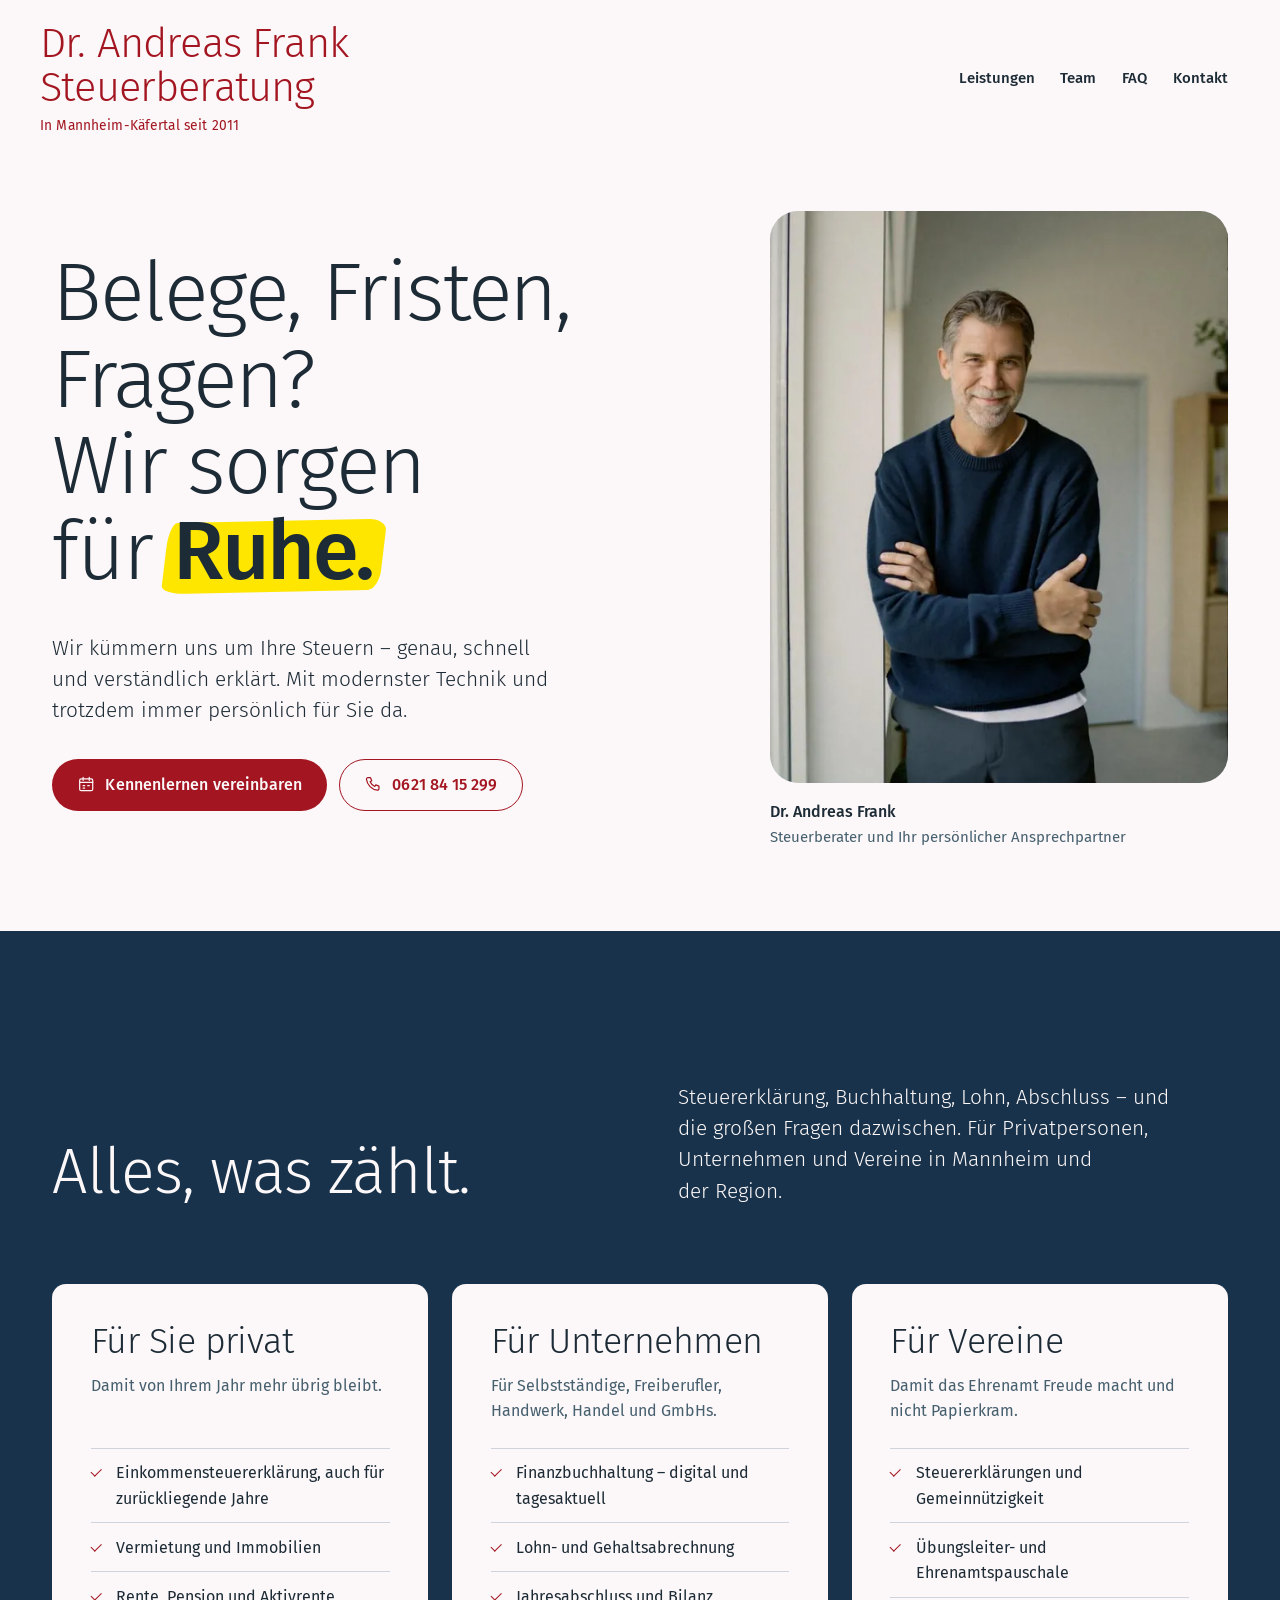
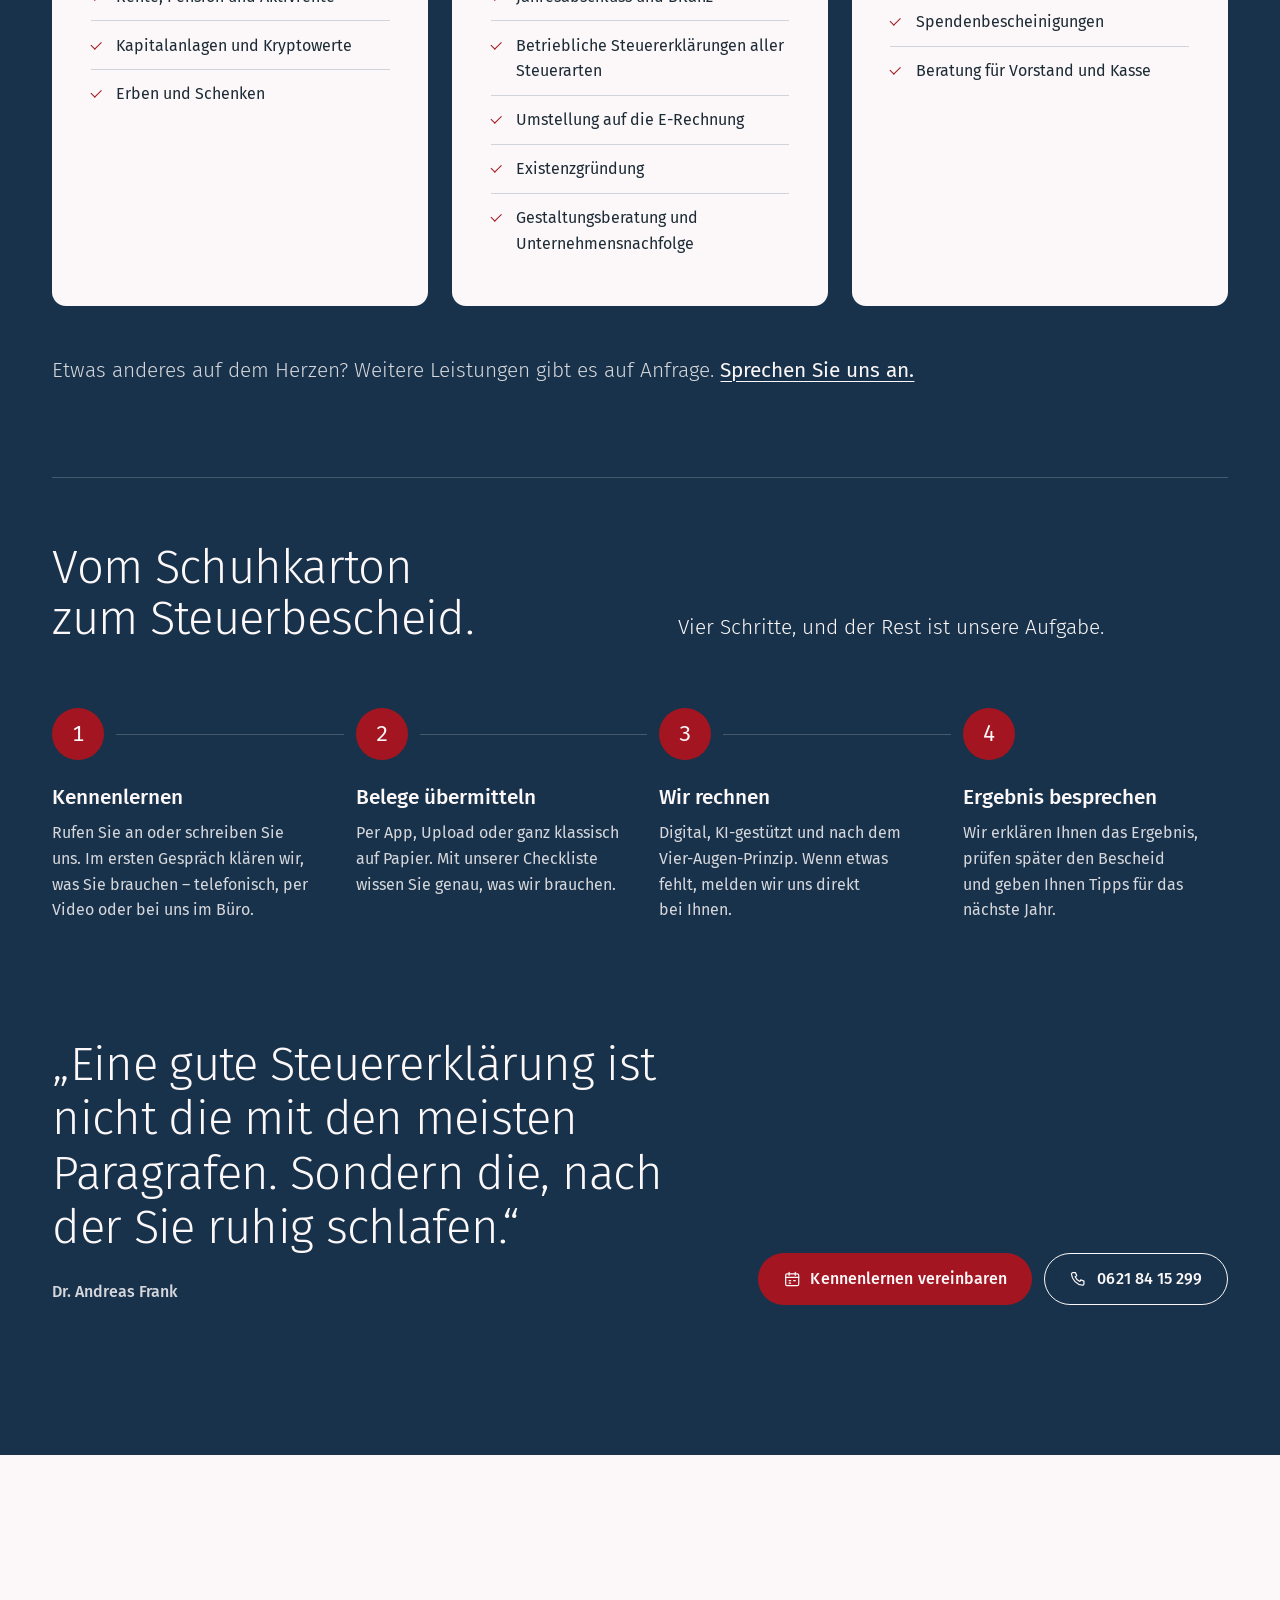
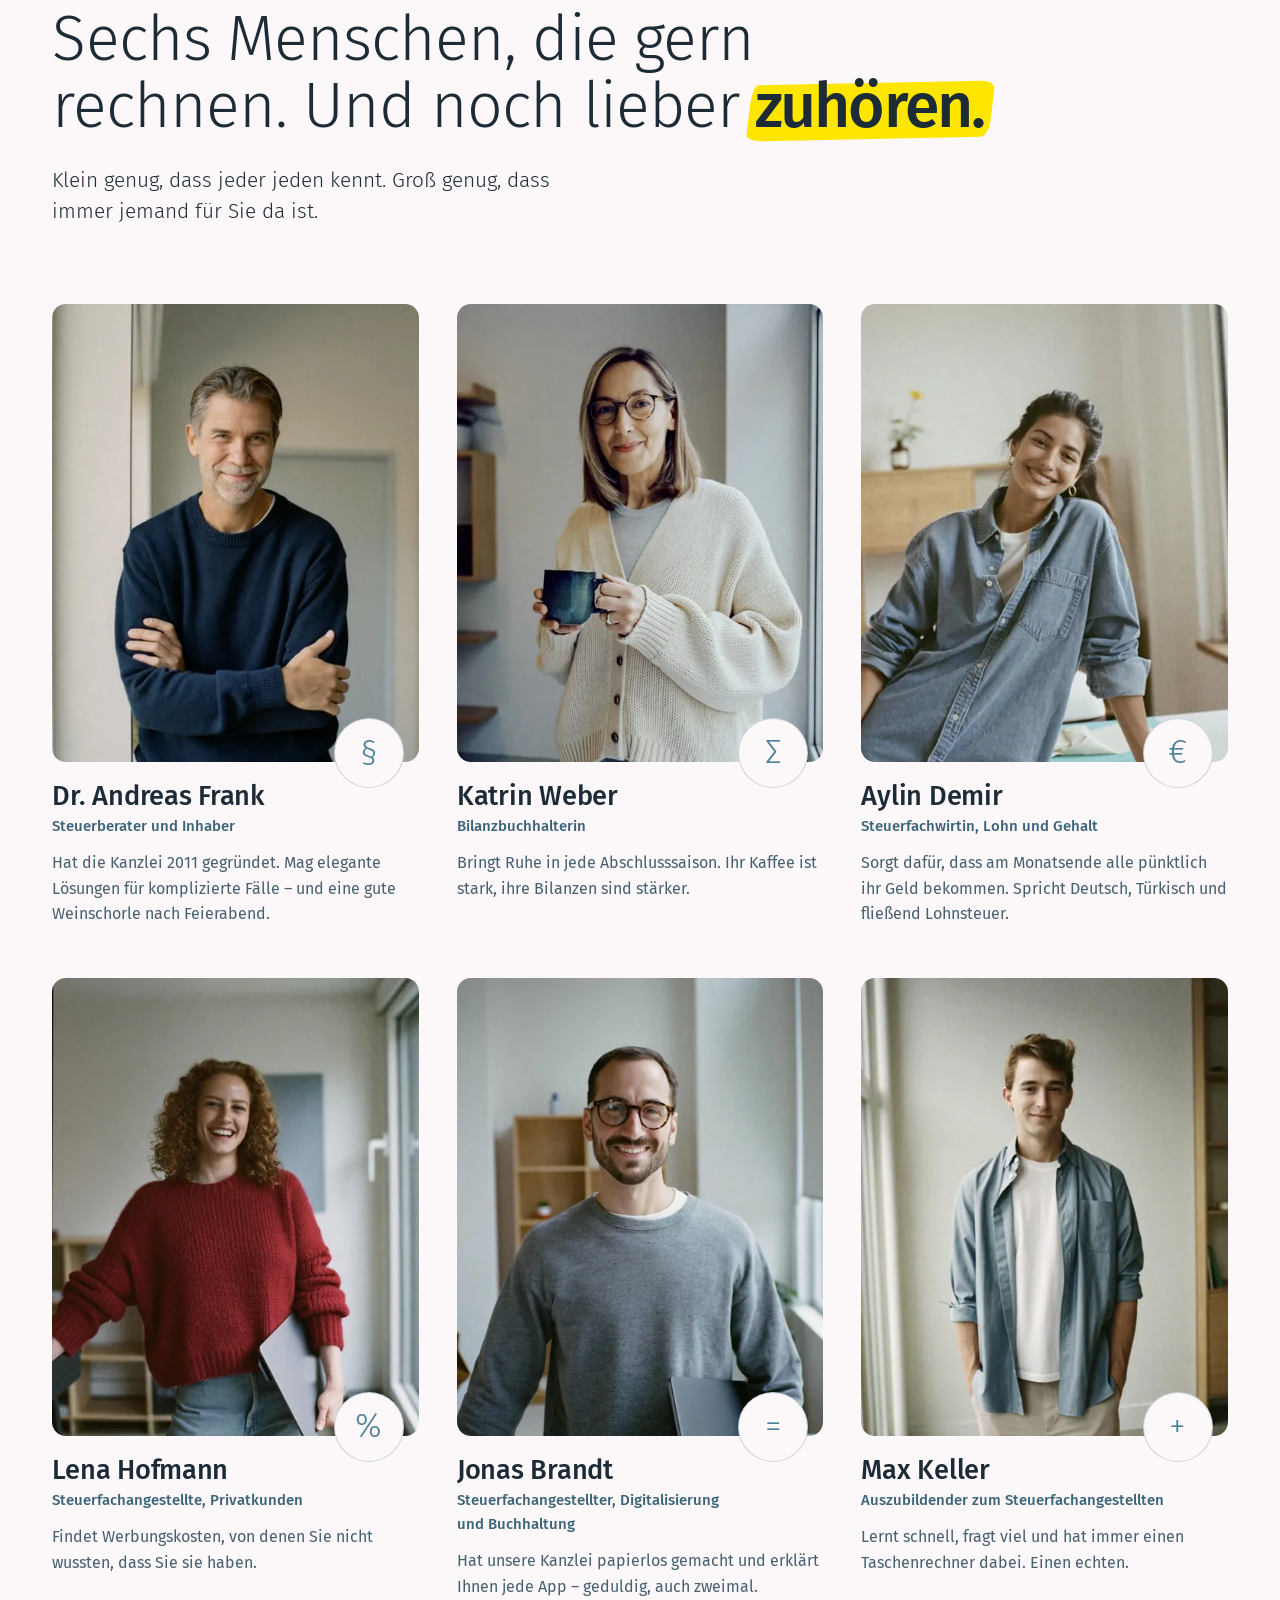
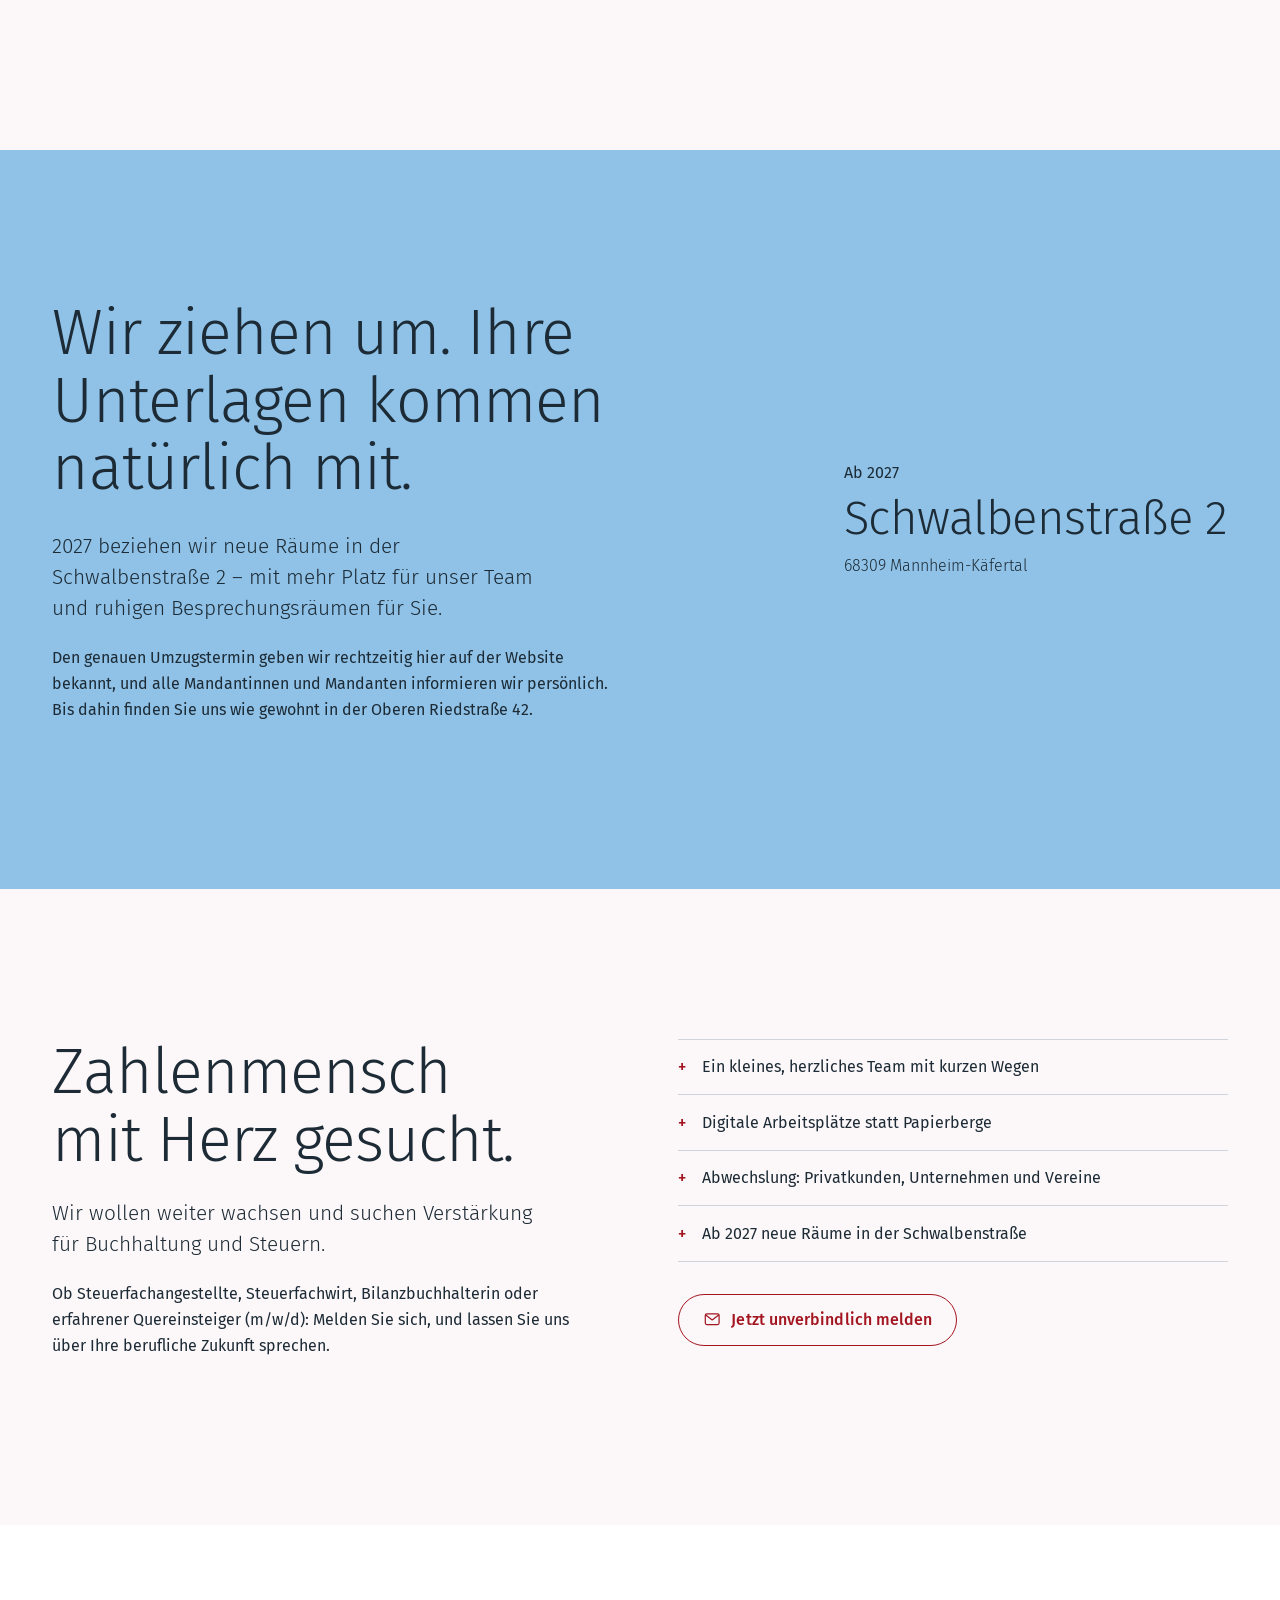
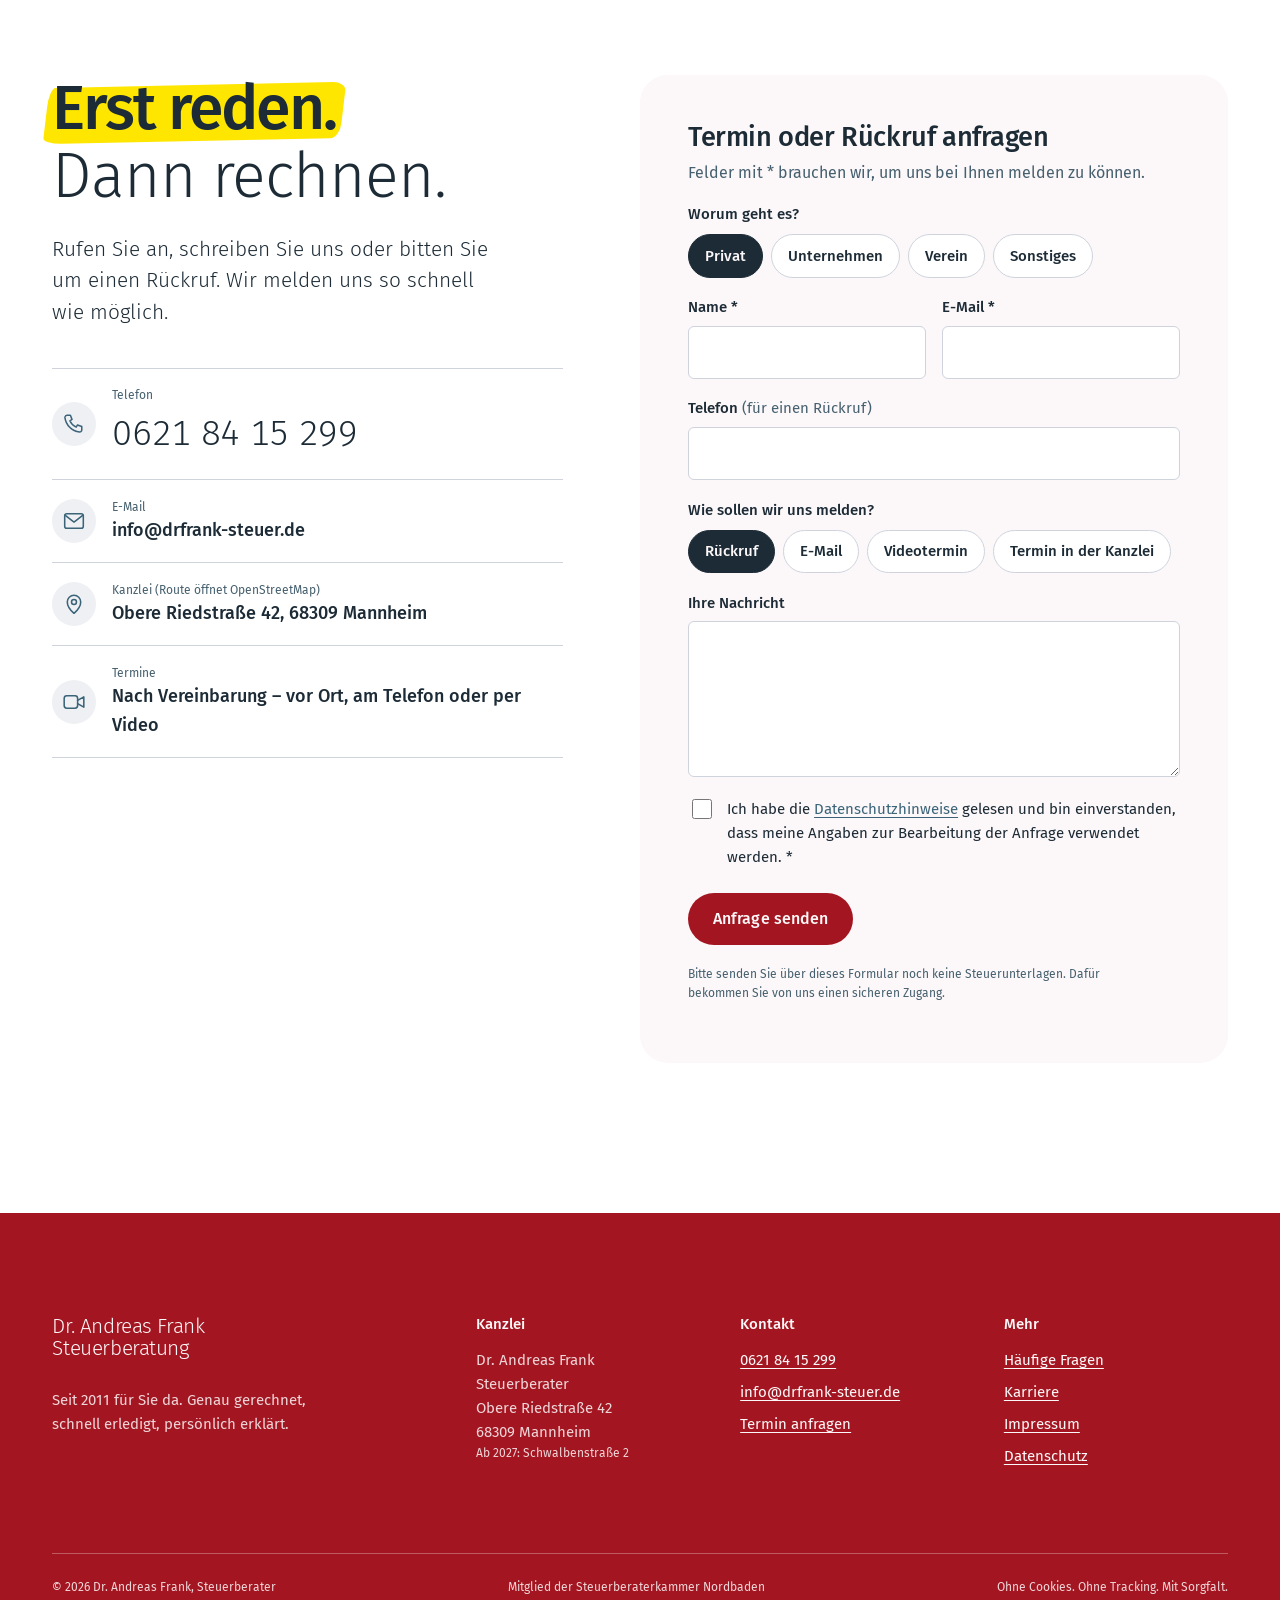
<file: index.html>
<!doctype html>
<html lang="de">
<head>
<meta charset="utf-8">
<meta name="viewport" content="width=device-width, initial-scale=1">
<title>Steuerberater in Mannheim-Käfertal | Dr. Andreas Frank</title>
<meta name="description" content="Steuerberatung in Mannheim-Käfertal seit 2011: Einkommensteuer, Buchhaltung, Lohn, Jahresabschluss und Vereine. Digital, schnell und genau – und trotzdem persönlich. Dr. Andreas Frank und Team.">
<link rel="canonical" href="https://drfrank-steuer.de/">
<meta name="theme-color" content="#FCF7F8">
<meta name="format-detection" content="telephone=no">
<link rel="preload" href="assets/fonts/FiraSans-Light.woff" as="font" type="font/woff" crossorigin>
<link rel="preload" href="assets/fonts/FiraSans-Regular.woff" as="font" type="font/woff" crossorigin>
<link rel="stylesheet" href="assets/css/style.css?v=3d497ccf">
<script src="assets/js/early.js?v=de8ec58e"></script>
<link rel="icon" href="favicon.svg?v=fcde660d" type="image/svg+xml">
<link rel="icon" href="favicon.ico?v=fcde660d" sizes="32x32">
<link rel="apple-touch-icon" href="apple-touch-icon.png?v=fcde660d">
<link rel="manifest" href="site.webmanifest">
<meta property="og:type" content="website">
<meta property="og:locale" content="de_DE">
<meta property="og:site_name" content="Dr. Andreas Frank, Steuerberater">
<meta property="og:title" content="Steuerberatung, die aufgeht | Dr. Andreas Frank, Steuerberater in Mannheim">
<meta property="og:description" content="Steuerberatung in Mannheim-Käfertal seit 2011. Genau gerechnet, schnell erledigt, persönlich erklärt.">
<meta property="og:image" content="https://drfrank-steuer.de/assets/img/og-image.jpg">
<meta property="og:image:width" content="1200">
<meta property="og:image:height" content="630">
<meta name="twitter:card" content="summary_large_image">

<script type="application/ld+json">
{
  "@context": "https://schema.org",
  "@type": "AccountingService",
  "name": "Dr. Andreas Frank, Steuerberater",
  "url": "https://drfrank-steuer.de/",
  "image": "https://drfrank-steuer.de/assets/img/og-image.jpg",
  "logo": "https://drfrank-steuer.de/assets/logo.svg",
  "telephone": "+49 621 8415299",
  "email": "info@drfrank-steuer.de",
  "foundingDate": "2011",
  "founder": { "@type": "Person", "name": "Dr. Andreas Frank", "jobTitle": "Steuerberater" },
  "address": { "@type": "PostalAddress", "streetAddress": "Obere Riedstraße 42", "postalCode": "68309", "addressLocality": "Mannheim", "addressRegion": "Baden-Württemberg", "addressCountry": "DE" },
  "areaServed": ["Mannheim", "Käfertal", "Rhein-Neckar"],
  "knowsLanguage": ["de", "tr"]
}
</script>
</head>
<body>
<svg xmlns="http://www.w3.org/2000/svg" class="sprite" aria-hidden="true" focusable="false">
  <symbol id="i-phone" viewBox="0 0 24 24"><path d="M5.2 3.5h3.3l1.6 4.1-2.1 1.3a11.5 11.5 0 0 0 6.1 6.1l1.3-2.1 4.1 1.6v3.3a2 2 0 0 1-2.1 2A16.2 16.2 0 0 1 3.2 5.6a2 2 0 0 1 2-2.1z"/></symbol>
  <symbol id="i-mail" viewBox="0 0 24 24"><rect x="3" y="5" width="18" height="14" rx="2"/><path d="m3.6 6.6 8.4 6.4 8.4-6.4"/></symbol>
  <symbol id="i-pin" viewBox="0 0 24 24"><path d="M12 21s-6.5-5.6-6.5-11a6.5 6.5 0 0 1 13 0c0 5.4-6.5 11-6.5 11z"/><circle cx="12" cy="10" r="2.4"/></symbol>
  <symbol id="i-video" viewBox="0 0 24 24"><rect x="2.5" y="6" width="13" height="12" rx="2.5"/><path d="m15.5 10.5 6-3.5v10l-6-3.5"/></symbol>
  <symbol id="i-calendar" viewBox="0 0 24 24"><rect x="3.5" y="5" width="17" height="15.5" rx="2"/><path d="M3.5 9.5h17M8 3v4M16 3v4M8 14h2M14 14h2M8 17h2"/></symbol>
  <symbol id="i-menu" viewBox="0 0 24 24"><path d="M4 7h16M4 12h16M4 17h10"/></symbol>
  <symbol id="i-close" viewBox="0 0 24 24"><path d="M6 6l12 12M18 6 6 18"/></symbol>
</svg>

<a class="skip-link" href="#inhalt">Zum Inhalt springen</a>
<header class="site-header" data-header>
  <div class="site-header__bar">
    <a class="brand" href="index.html" aria-label="Dr. Andreas Frank, Steuerberatung Mannheim-Käfertal – zur Startseite">
      <span class="brand__name">Dr. Andreas Frank</span><span class="brand__sub">Steuerberatung</span><span class="brand__tag">In Mannheim-Käfertal seit 2011</span>
    </a>
    <nav class="nav" id="hauptnavigation" aria-label="Hauptnavigation">
      <ul>
        <li><a href="#leistungen">Leistungen</a></li>
        <li><a href="#team">Team</a></li>
        <li><a href="faq.html">FAQ</a></li>
        <li><a href="#kontakt">Kontakt</a></li>
      </ul>
    </nav>
    <button class="nav-toggle" type="button" aria-controls="hauptnavigation" aria-expanded="false" data-nav-toggle>
      <span class="visually-hidden">Menü öffnen</span>
      <svg class="icon" aria-hidden="true"><use href="#i-menu"/></svg>
    </button>
  </div>
</header>


<main id="inhalt">

  <!-- ===== Hero: Die Rechnung ===== -->
  <section class="hero" aria-labelledby="hero-title">
    <div class="wrap hero__grid">
      <!-- Mobil: Bild und Headline füllen zusammen den ersten Bildschirm (Bild zuerst) -->
      <div class="hero__stage">
        <h1 class="hero__title" id="hero-title">Belege, Fristen, Fragen? Wir sorgen für <span class="marker">Ruhe.</span></h1>
        <figure class="hero__figure">
          <img src="assets/img/andreas-frank.webp" srcset="assets/img/andreas-frank-560.webp 560w, assets/img/andreas-frank.webp 800w" sizes="(max-width: 960px) 100vw, 36vw" width="800" height="1066" alt="Dr. Andreas Frank in dunkelblauem Pullover, mit verschränkten Armen und einem Lächeln, in einem hellen Büro" fetchpriority="high">
          <figcaption><strong>Dr. Andreas Frank</strong>Steuerberater und Ihr persönlicher Ansprechpartner</figcaption>
        </figure>
      </div>
      <div class="hero__intro">
        <p class="lead">Wir kümmern uns um Ihre Steuern – genau, schnell und verständlich erklärt. Mit modernster Technik und trotzdem immer persönlich für Sie da.</p>
        <div class="btn-row">
          <a class="btn btn--primary" href="#kontakt"><svg class="icon" aria-hidden="true"><use href="#i-calendar"/></svg>Kennenlernen vereinbaren</a>
          <a class="btn btn--ghost" href="tel:+496218415299"><svg class="icon" aria-hidden="true"><use href="#i-phone"/></svg>0621 84 15 299</a>
        </div>
      </div>
    </div>
  </section>

  <!-- ===== Leistungen: alles an einer Stelle – was wir tun, wie es abläuft, und das Zitat von Dr. Frank ===== -->
  <section class="section offer" id="leistungen" aria-labelledby="leistungen-title">
    <div class="wrap">
      <div class="offer__head">
        <h2 id="leistungen-title">Alles, was zählt.</h2>
        <p class="lead">Steuererklärung, Buchhaltung, Lohn, Abschluss – und die großen Fragen dazwischen. Für Privatpersonen, Unternehmen und Vereine in Mannheim und der Region.</p>
      </div>

      <div class="services">
        <article class="service">
          <h3>Für Sie privat</h3>
          <p>Damit von Ihrem Jahr mehr übrig bleibt.</p>
          <ul>
            <li>Einkommensteuererklärung, auch für zurückliegende Jahre</li>
            <li>Vermietung und Immobilien</li>
            <li>Rente, Pension und Aktivrente</li>
            <li>Kapitalanlagen und Kryptowerte</li>
            <li>Erben und Schenken</li>
          </ul>
        </article>
        <article class="service">
          <h3>Für Unternehmen</h3>
          <p>Für Selbstständige, Freiberufler, Handwerk, Handel und GmbHs.</p>
          <ul>
            <li>Finanzbuchhaltung – digital und tagesaktuell</li>
            <li>Lohn- und Gehaltsabrechnung</li>
            <li>Jahresabschluss und Bilanz</li>
            <li>Betriebliche Steuererklärungen aller Steuerarten</li>
            <li>Umstellung auf die E-Rechnung</li>
            <li>Existenzgründung</li>
            <li>Gestaltungsberatung und Unternehmensnachfolge</li>
          </ul>
        </article>
        <article class="service">
          <h3>Für Vereine</h3>
          <p>Damit das Ehrenamt Freude macht und nicht Papierkram.</p>
          <ul>
            <li>Steuererklärungen und Gemeinnützigkeit</li>
            <li>Übungsleiter- und Ehrenamtspauschale</li>
            <li>Spendenbescheinigungen</li>
            <li>Beratung für Vorstand und Kasse</li>
          </ul>
        </article>
      </div>
      <p class="services-foot">Etwas anderes auf dem Herzen? Weitere Leistungen gibt es auf Anfrage. <a href="#kontakt">Sprechen Sie uns an.</a></p>

      <!-- Ablauf -->
      <div class="offer__block" id="ablauf">
        <div class="offer__sub">
          <h3>Vom Schuhkarton zum Steuerbescheid.</h3>
          <p class="lead">Vier Schritte, und der Rest ist unsere Aufgabe.</p>
        </div>
        <ol class="steps" role="list">
          <li class="step"><span class="step__no" aria-hidden="true">1</span><h4>Kennenlernen</h4><p>Rufen Sie an oder schreiben Sie uns. Im ersten Gespräch klären wir, was Sie brauchen – telefonisch, per Video oder bei uns im Büro.</p></li>
          <li class="step"><span class="step__no" aria-hidden="true">2</span><h4>Belege übermitteln</h4><p>Per App, Upload oder ganz klassisch auf Papier. Mit unserer Checkliste wissen Sie genau, was wir brauchen.</p></li>
          <li class="step"><span class="step__no" aria-hidden="true">3</span><h4>Wir rechnen</h4><p>Digital, KI-gestützt und nach dem Vier-Augen-Prinzip. Wenn etwas fehlt, melden wir uns direkt bei Ihnen.</p></li>
          <li class="step"><span class="step__no" aria-hidden="true">4</span><h4>Ergebnis besprechen</h4><p>Wir erklären Ihnen das Ergebnis, prüfen später den Bescheid und geben Ihnen Tipps für das nächste Jahr.</p></li>
        </ol>
      </div>

      <!-- Zitat von Dr. Frank -->
      <div class="offer__total">
        <blockquote class="quote">
          <p>„Eine gute Steuererklärung ist nicht die mit den meisten Paragrafen. Sondern die, nach der Sie ruhig schlafen.“</p>
          <footer>Dr. Andreas Frank</footer>
        </blockquote>
        <div class="btn-row">
          <a class="btn btn--primary" href="#kontakt"><svg class="icon" aria-hidden="true"><use href="#i-calendar"/></svg>Kennenlernen vereinbaren</a>
          <a class="btn btn--ghost" href="tel:+496218415299"><svg class="icon" aria-hidden="true"><use href="#i-phone"/></svg>0621 84 15 299</a>
        </div>
      </div>
    </div>
  </section>

  <!-- ===== Team ===== -->
  <section class="section" id="team" aria-labelledby="team-title">
    <div class="wrap">
      <div class="section-head">
        <h2 id="team-title">Sechs Menschen, die gern rechnen. Und noch lieber <span class="marker">zuhören.</span></h2>
        <p class="lead">Klein genug, dass jeder jeden kennt. Groß genug, dass immer jemand für Sie da ist.</p>
      </div>
      <div class="team">
        <article class="member">
          <div class="member__photo">
            <img src="assets/img/team-andreas-480.webp" srcset="assets/img/team-andreas-480.webp 480w, assets/img/team-andreas.webp 800w" sizes="(max-width: 680px) 100vw, (max-width: 960px) 50vw, 420px" width="800" height="1000" alt="Porträt von Dr. Andreas Frank" loading="lazy">
            <span class="member__glyph" aria-hidden="true">§</span>
          </div>
          <h3>Dr. Andreas Frank</h3>
          <p class="member__role">Steuerberater und Inhaber</p>
          <p class="member__text">Hat die Kanzlei 2011 gegründet. Mag elegante Lösungen für komplizierte Fälle – und eine gute Weinschorle nach Feierabend.</p>
        </article>
        <article class="member">
          <div class="member__photo">
            <img src="assets/img/team-katrin-480.webp" srcset="assets/img/team-katrin-480.webp 480w, assets/img/team-katrin.webp 800w" sizes="(max-width: 680px) 100vw, (max-width: 960px) 50vw, 420px" width="800" height="1000" alt="Porträt von Katrin Weber mit Brille und Kaffeetasse" loading="lazy">
            <span class="member__glyph" aria-hidden="true">Σ</span>
          </div>
          <h3>Katrin Weber</h3>
          <p class="member__role">Bilanzbuchhalterin</p>
          <p class="member__text">Bringt Ruhe in jede Abschlusssaison. Ihr Kaffee ist stark, ihre Bilanzen sind stärker.</p>
        </article>
        <article class="member">
          <div class="member__photo">
            <img src="assets/img/team-aylin-480.webp" srcset="assets/img/team-aylin-480.webp 480w, assets/img/team-aylin.webp 800w" sizes="(max-width: 680px) 100vw, (max-width: 960px) 50vw, 420px" width="800" height="1000" alt="Porträt von Aylin Demir im Jeanshemd" loading="lazy">
            <span class="member__glyph" aria-hidden="true">€</span>
          </div>
          <h3>Aylin Demir</h3>
          <p class="member__role">Steuerfachwirtin, Lohn und Gehalt</p>
          <p class="member__text">Sorgt dafür, dass am Monatsende alle pünktlich ihr Geld bekommen. Spricht Deutsch, Türkisch und fließend Lohnsteuer.</p>
        </article>
        <article class="member">
          <div class="member__photo">
            <img src="assets/img/team-lena-480.webp" srcset="assets/img/team-lena-480.webp 480w, assets/img/team-lena.webp 800w" sizes="(max-width: 680px) 100vw, (max-width: 960px) 50vw, 420px" width="800" height="1000" alt="Porträt von Lena Hofmann mit lockigen Haaren im roten Pullover" loading="lazy">
            <span class="member__glyph" aria-hidden="true">%</span>
          </div>
          <h3>Lena Hofmann</h3>
          <p class="member__role">Steuerfachangestellte, Privatkunden</p>
          <p class="member__text">Findet Werbungskosten, von denen Sie nicht wussten, dass Sie sie haben.</p>
        </article>
        <article class="member">
          <div class="member__photo">
            <img src="assets/img/team-jonas-480.webp" srcset="assets/img/team-jonas-480.webp 480w, assets/img/team-jonas.webp 800w" sizes="(max-width: 680px) 100vw, (max-width: 960px) 50vw, 420px" width="800" height="1000" alt="Porträt von Jonas Brandt mit runder Brille im grauen Sweatshirt" loading="lazy">
            <span class="member__glyph" aria-hidden="true">=</span>
          </div>
          <h3>Jonas Brandt</h3>
          <p class="member__role">Steuerfachangestellter, Digitalisierung und Buchhaltung</p>
          <p class="member__text">Hat unsere Kanzlei papierlos gemacht und erklärt Ihnen jede App – geduldig, auch zweimal.</p>
        </article>
        <article class="member">
          <div class="member__photo">
            <img src="assets/img/team-max-480.webp" srcset="assets/img/team-max-480.webp 480w, assets/img/team-max.webp 800w" sizes="(max-width: 680px) 100vw, (max-width: 960px) 50vw, 420px" width="800" height="1000" alt="Porträt von Max Keller im offenen hellblauen Hemd" loading="lazy">
            <span class="member__glyph" aria-hidden="true">+</span>
          </div>
          <h3>Max Keller</h3>
          <p class="member__role">Auszubildender zum Steuerfachangestellten</p>
          <p class="member__text">Lernt schnell, fragt viel und hat immer einen Taschenrechner dabei. Einen echten.</p>
        </article>
      </div>
    </div>
  </section>

  <!-- ===== Umzug ===== -->
  <section class="section move" id="umzug" aria-labelledby="umzug-title">
    <div class="wrap move__grid">
      <div>
        <h2 id="umzug-title">Wir ziehen um. Ihre Unterlagen kommen natürlich mit.</h2>
        <p class="lead">2027 beziehen wir neue Räume in der Schwalbenstraße 2 – mit mehr Platz für unser Team und ruhigen Besprechungsräumen für Sie.</p>
        <p>Den genauen Umzugstermin geben wir rechtzeitig hier auf der Website bekannt, und alle Mandantinnen und Mandanten informieren wir persönlich. Bis dahin finden Sie uns wie gewohnt in der Oberen Riedstraße 42.</p>
      </div>
      <p class="move__address">
        <span class="move__when">Ab 2027</span>
        <span class="move__street">Schwalbenstraße 2</span>
        <span class="move__city">68309 Mannheim-Käfertal</span>
      </p>
    </div>
  </section>

  <!-- ===== Karriere ===== -->
  <section class="section" id="karriere" aria-labelledby="karriere-title">
    <div class="wrap career">
      <div>
        <h2 id="karriere-title">Zahlenmensch mit Herz gesucht.</h2>
        <p class="lead">Wir wollen weiter wachsen und suchen Verstärkung für Buchhaltung und Steuern.</p>
        <p>Ob Steuerfachangestellte, Steuerfachwirt, Bilanzbuchhalterin oder erfahrener Quereinsteiger (m/w/d): Melden Sie sich, und lassen Sie uns über Ihre berufliche Zukunft sprechen.</p>
      </div>
      <div>
        <ul>
          <li><b>+</b>Ein kleines, herzliches Team mit kurzen Wegen</li>
          <li><b>+</b>Digitale Arbeitsplätze statt Papierberge</li>
          <li><b>+</b>Abwechslung: Privatkunden, Unternehmen und Vereine</li>
          <li><b>+</b>Ab 2027 neue Räume in der Schwalbenstraße</li>
        </ul>
        <a class="btn btn--ghost" href="mailto:info@drfrank-steuer.de?subject=Bewerbung%20%E2%80%93%20Kanzlei%20Dr.%20Frank"><svg class="icon" aria-hidden="true"><use href="#i-mail"/></svg>Jetzt unverbindlich melden</a>
      </div>
    </div>
  </section>

  <!-- ===== Kontakt ===== -->
  <section class="section contact" id="kontakt" aria-labelledby="kontakt-title">
    <div class="wrap contact__grid">
      <div>
        <h2 id="kontakt-title"><span class="marker">Erst reden.</span> Dann rechnen.</h2>
        <p class="lead">Rufen Sie an, schreiben Sie uns oder bitten Sie um einen Rückruf. Wir melden uns so schnell wie möglich.</p>
        <div class="contact-lines">
          <a class="contact-line contact-line--big" href="tel:+496218415299"><svg class="icon" aria-hidden="true"><use href="#i-phone"/></svg><span><small>Telefon</small><strong>0621 84 15 299</strong></span></a>
          <a class="contact-line" href="mailto:info@drfrank-steuer.de"><svg class="icon" aria-hidden="true"><use href="#i-mail"/></svg><span><small>E-Mail</small><strong>info@drfrank-steuer.de</strong></span></a>
          <a class="contact-line" href="https://www.openstreetmap.org/search?query=Obere%20Riedstra%C3%9Fe%2042%2C%2068309%20Mannheim" rel="noopener" target="_blank"><svg class="icon" aria-hidden="true"><use href="#i-pin"/></svg><span><small>Kanzlei (Route öffnet OpenStreetMap)</small><strong>Obere Riedstraße 42, 68309 Mannheim</strong></span></a>
          <div class="contact-line"><svg class="icon" aria-hidden="true"><use href="#i-video"/></svg><span><small>Termine</small><strong>Nach Vereinbarung – vor Ort, am Telefon oder per Video</strong></span></div>
        </div>
      </div>

      <form class="form" action="/api/contact" method="post" novalidate data-contact-form>
        <h3>Termin oder Rückruf anfragen</h3>
        <p>Felder mit * brauchen wir, um uns bei Ihnen melden zu können.</p>
        <fieldset class="field">
          <legend>Worum geht es?</legend>
          <div class="chips">
            <label class="chip"><input type="radio" name="anliegen" value="Privat" checked><span>Privat</span></label>
            <label class="chip"><input type="radio" name="anliegen" value="Unternehmen"><span>Unternehmen</span></label>
            <label class="chip"><input type="radio" name="anliegen" value="Verein"><span>Verein</span></label>
            <label class="chip"><input type="radio" name="anliegen" value="Sonstiges"><span>Sonstiges</span></label>
          </div>
        </fieldset>
        <div class="field-row">
          <div class="field"><label for="f-name">Name *</label><input id="f-name" name="name" type="text" autocomplete="name" required></div>
          <div class="field"><label for="f-mail">E-Mail *</label><input id="f-mail" name="email" type="email" autocomplete="email" required></div>
        </div>
        <div class="field"><label for="f-tel">Telefon <span class="opt">(für einen Rückruf)</span></label><input id="f-tel" name="telefon" type="tel" autocomplete="tel"></div>
        <fieldset class="field">
          <legend>Wie sollen wir uns melden?</legend>
          <div class="chips">
            <label class="chip"><input type="radio" name="kontaktweg" value="Rückruf" checked><span>Rückruf</span></label>
            <label class="chip"><input type="radio" name="kontaktweg" value="E-Mail"><span>E-Mail</span></label>
            <label class="chip"><input type="radio" name="kontaktweg" value="Videotermin"><span>Videotermin</span></label>
            <label class="chip"><input type="radio" name="kontaktweg" value="Termin in der Kanzlei"><span>Termin in der Kanzlei</span></label>
          </div>
        </fieldset>
        <div class="field"><label for="f-msg">Ihre Nachricht</label><textarea id="f-msg" name="nachricht" rows="5"></textarea></div>
        <div class="hp" aria-hidden="true"><label for="f-web">Website</label><input id="f-web" name="website" type="text" tabindex="-1" autocomplete="off"></div>
        <label class="check"><input type="checkbox" name="datenschutz" value="ja" required><span>Ich habe die <a href="datenschutz.html">Datenschutzhinweise</a> gelesen und bin einverstanden, dass meine Angaben zur Bearbeitung der Anfrage verwendet werden. *</span></label>
        <button class="btn btn--primary" type="submit">Anfrage senden</button>
        <p class="form__status" role="status" aria-live="polite" data-form-status></p>
        <p class="form__note">Bitte senden Sie über dieses Formular noch keine Steuerunterlagen. Dafür bekommen Sie von uns einen sicheren Zugang.</p>
      </form>
    </div>
  </section>

</main>

<footer class="site-footer">
  <div class="wrap">
    <div class="footer__grid">
      <div class="footer__brand">
        <p class="footer__name">Dr. Andreas Frank</p><p class="footer__sub">Steuerberatung</p>
        <p class="footer__claim">Seit 2011 für Sie da. Genau gerechnet, schnell erledigt, persönlich erklärt.</p>
      </div>
      <div>
        <h2>Kanzlei</h2>
        <address>
          Dr. Andreas Frank<br>Steuerberater<br>Obere Riedstraße 42<br>68309 Mannheim
        </address>
        <p class="small">Ab 2027: Schwalbenstraße 2</p>
      </div>
      <div>
        <h2>Kontakt</h2>
        <ul>
          <li><a href="tel:+496218415299">0621 84 15 299</a></li>
          <li><a href="mailto:info@drfrank-steuer.de">info@drfrank-steuer.de</a></li>
          <li><a href="#kontakt">Termin anfragen</a></li>
        </ul>
      </div>
      <div>
        <h2>Mehr</h2>
        <ul>
          <li><a href="faq.html">Häufige Fragen</a></li>
          <li><a href="#karriere">Karriere</a></li>
          <li><a href="impressum.html">Impressum</a></li>
          <li><a href="datenschutz.html">Datenschutz</a></li>
        </ul>
      </div>
    </div>
    <div class="footer__bottom">
      <span>© 2026 Dr. Andreas Frank, Steuerberater</span>
      <span>Mitglied der Steuerberaterkammer Nordbaden</span>
      <span>Ohne Cookies. Ohne Tracking. Mit Sorgfalt.</span>
    </div>
  </div>
</footer>
<div class="action-bar" aria-label="Schnellkontakt">
  <a class="btn btn--light" href="tel:+496218415299"><svg class="icon" aria-hidden="true"><use href="#i-phone"/></svg>Anrufen</a>
  <a class="btn btn--primary" href="#kontakt">Termin anfragen</a>
</div>
<script src="assets/js/main.js?v=6aa40486" defer></script>

</body>
</html>
</file>
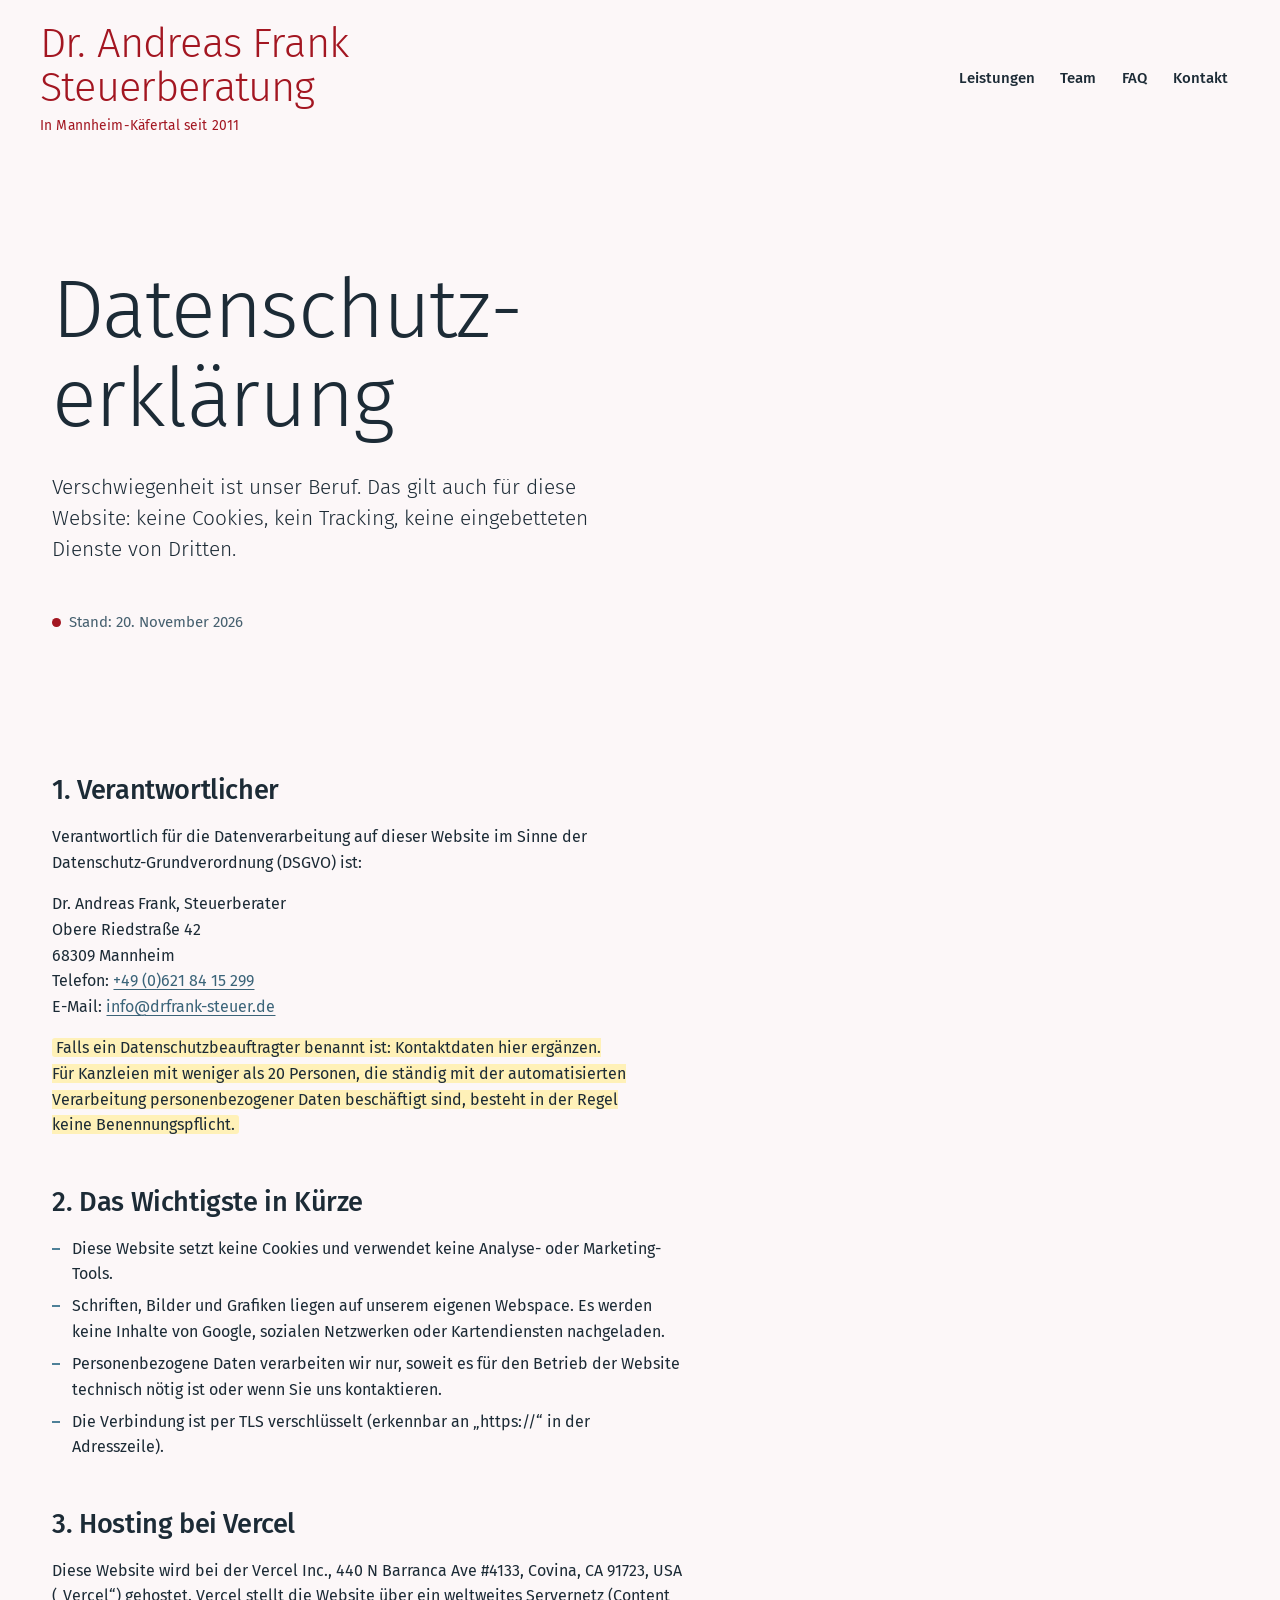
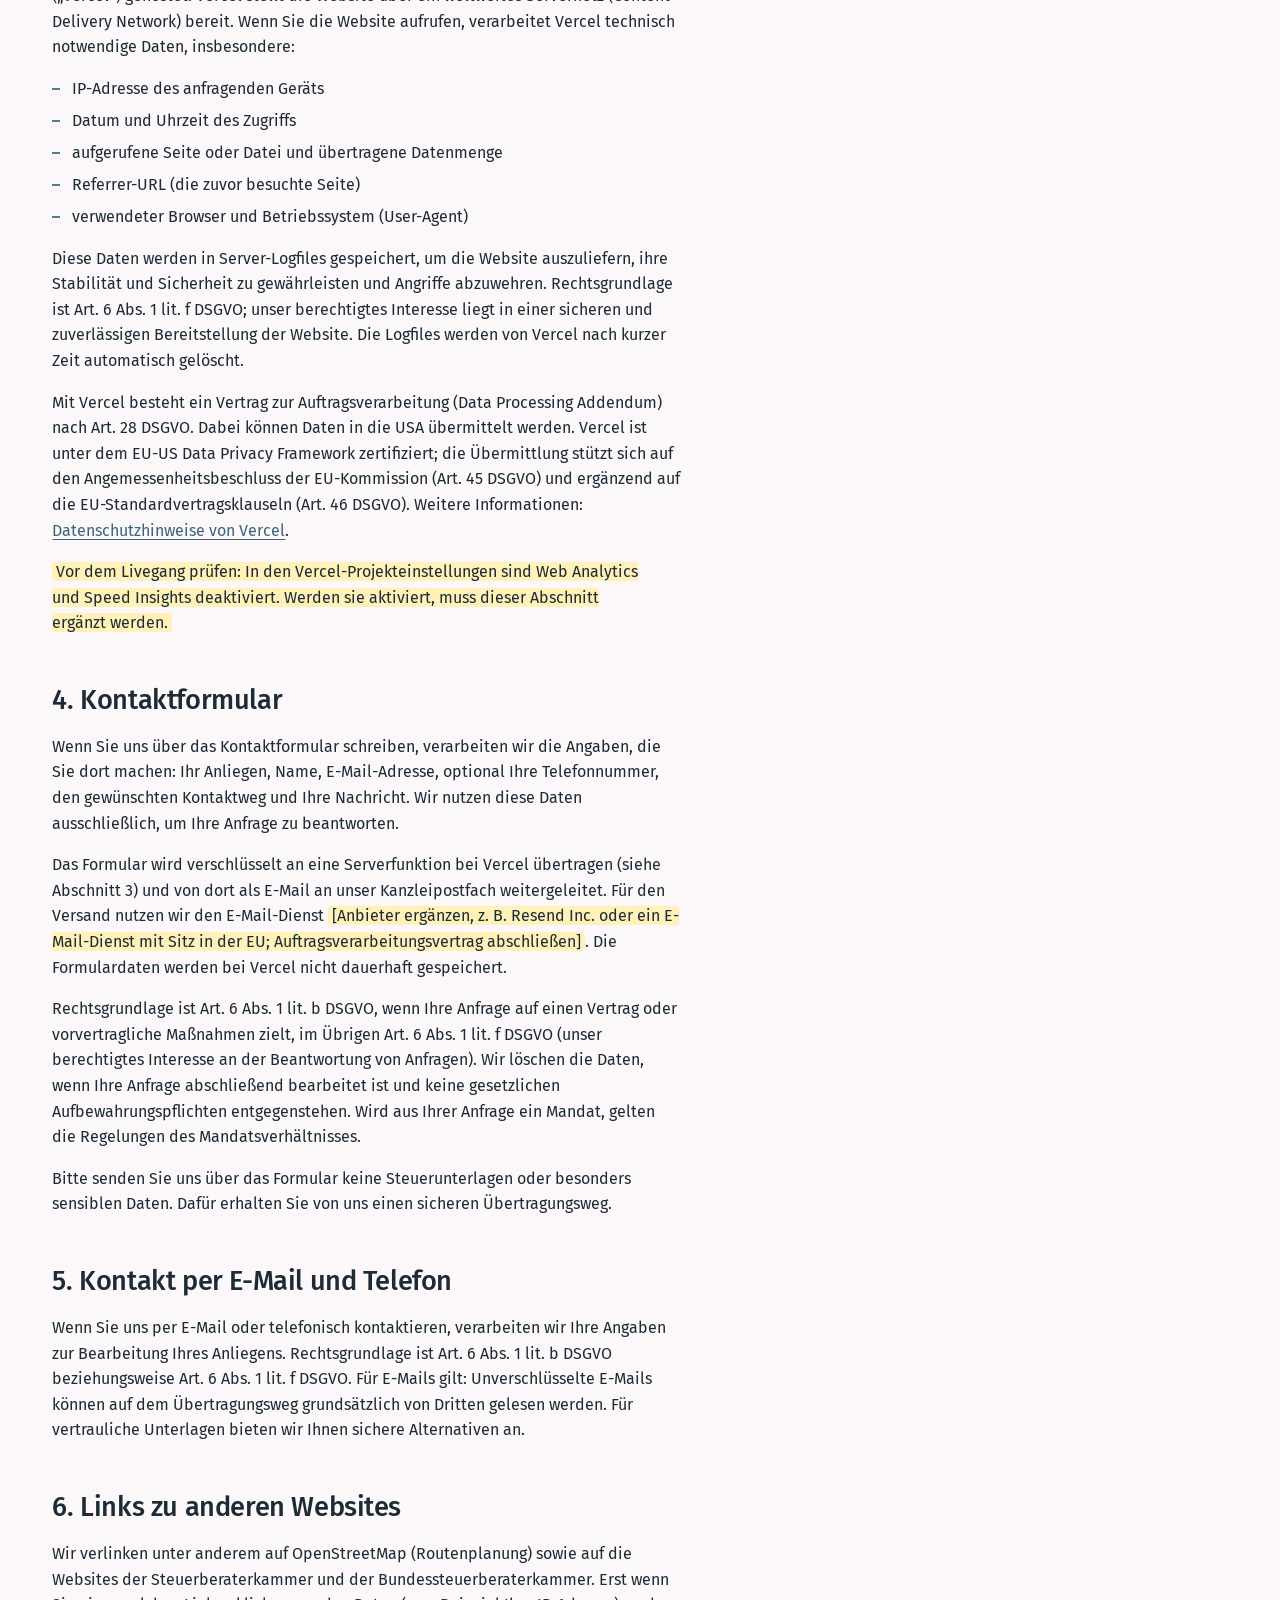
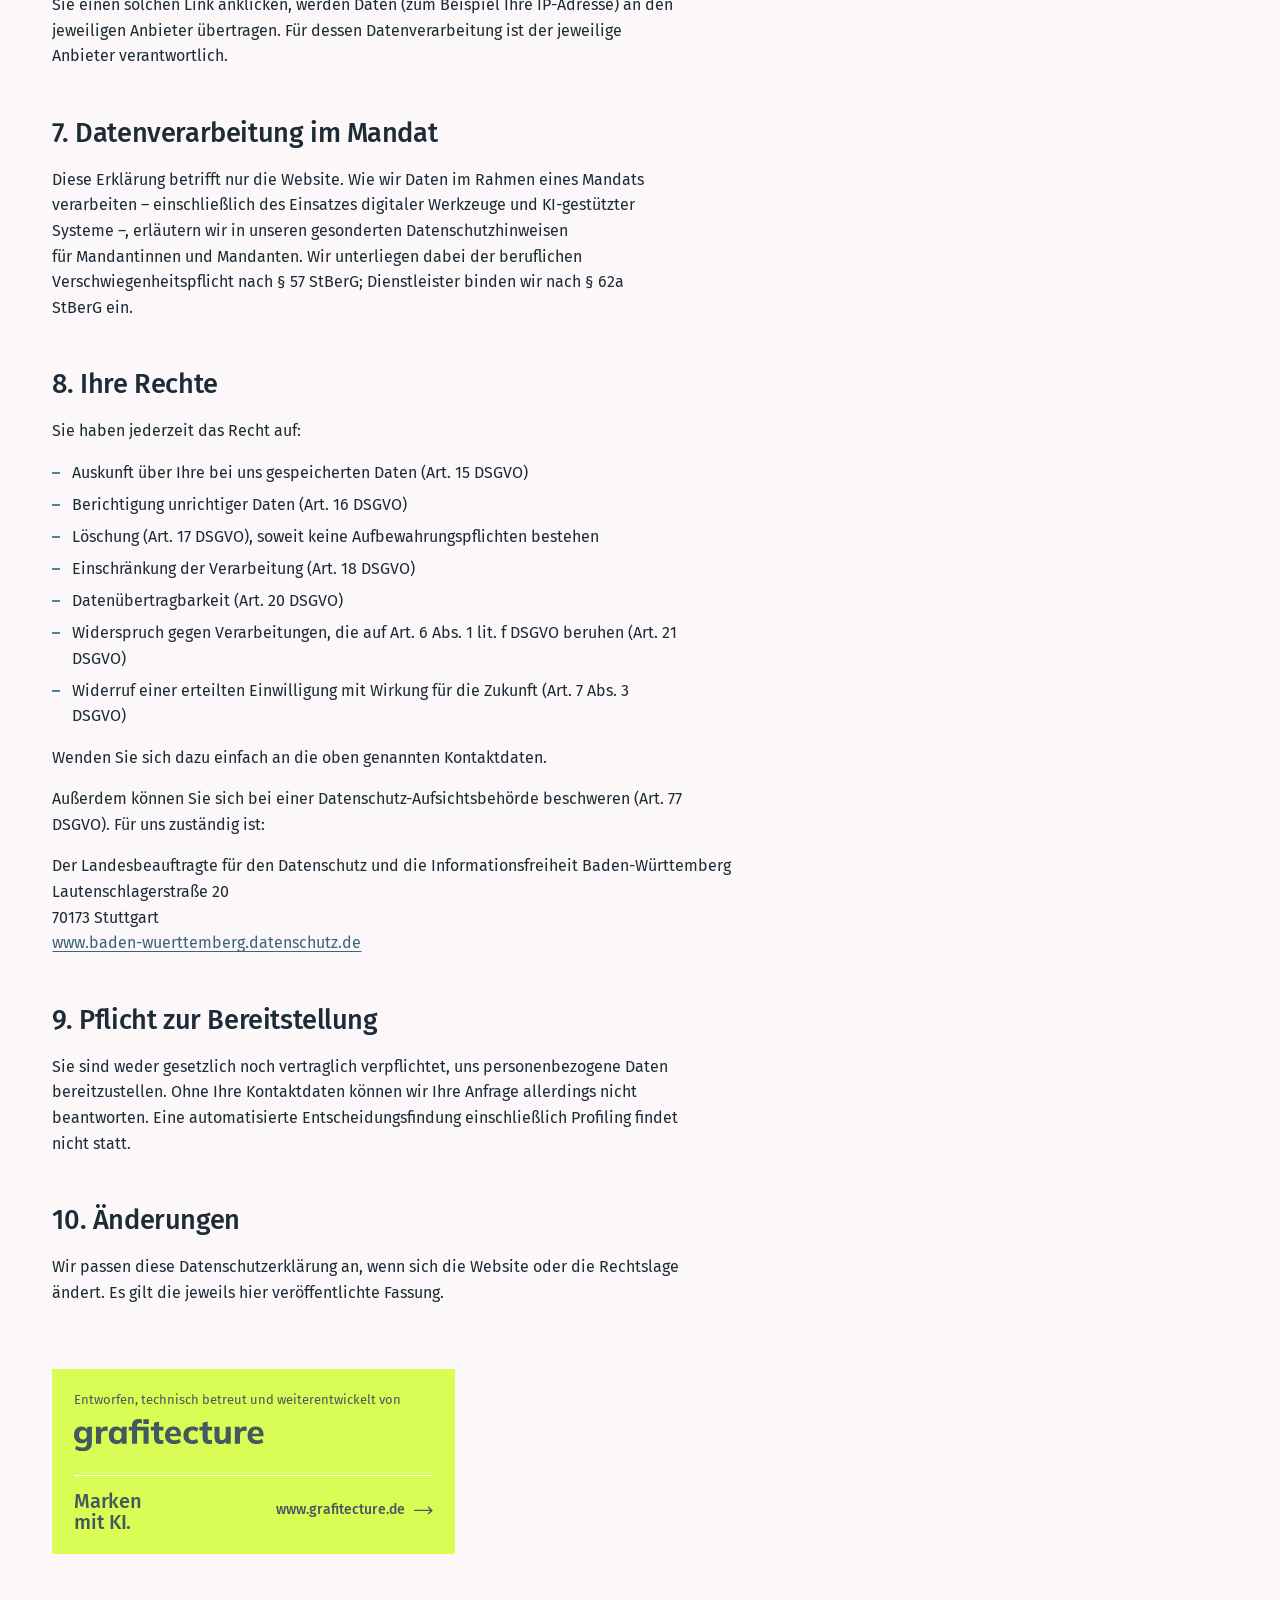
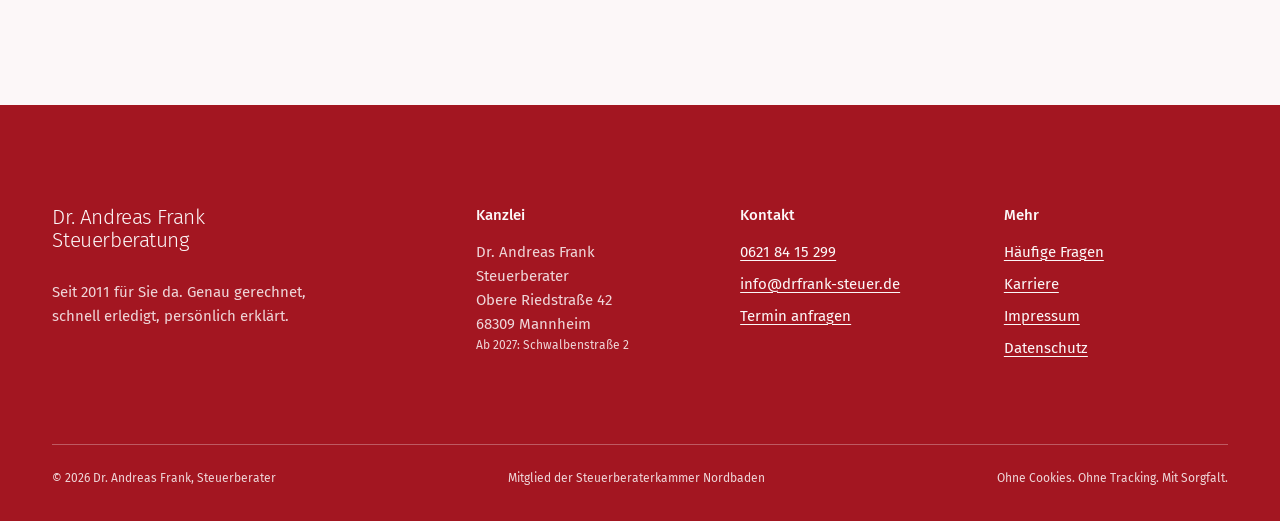
<file: datenschutz.html>
<!doctype html>
<html lang="de">
<head>
<meta charset="utf-8">
<meta name="viewport" content="width=device-width, initial-scale=1">
<title>Datenschutzerklärung | Dr. Andreas Frank, Steuerberater</title>
<meta name="description" content="Datenschutzerklärung der Website der Steuerberatungspraxis Dr. Andreas Frank in Mannheim: Hosting bei Vercel, Kontaktformular, Ihre Rechte.">
<meta name="robots" content="noindex, follow">
<link rel="canonical" href="https://drfrank-steuer.de/datenschutz">
<meta name="theme-color" content="#FCF7F8">
<meta name="format-detection" content="telephone=no">
<link rel="preload" href="assets/fonts/FiraSans-Light.woff" as="font" type="font/woff" crossorigin>
<link rel="preload" href="assets/fonts/FiraSans-Regular.woff" as="font" type="font/woff" crossorigin>
<link rel="stylesheet" href="assets/css/style.css?v=3d497ccf">
<script src="assets/js/early.js?v=de8ec58e"></script>
<link rel="icon" href="favicon.svg?v=fcde660d" type="image/svg+xml">
<link rel="icon" href="favicon.ico?v=fcde660d" sizes="32x32">
<link rel="apple-touch-icon" href="apple-touch-icon.png?v=fcde660d">
<link rel="manifest" href="site.webmanifest">
<meta property="og:type" content="website">
<meta property="og:locale" content="de_DE">
<meta property="og:site_name" content="Dr. Andreas Frank, Steuerberater">
<meta property="og:title" content="Datenschutzerklärung | Dr. Andreas Frank, Steuerberater in Mannheim">
<meta property="og:description" content="Steuerberatung in Mannheim-Käfertal seit 2011. Genau gerechnet, schnell erledigt, persönlich erklärt.">
<meta property="og:image" content="https://drfrank-steuer.de/assets/img/og-image.jpg">
<meta property="og:image:width" content="1200">
<meta property="og:image:height" content="630">
<meta name="twitter:card" content="summary_large_image">

</head>
<body>
<svg xmlns="http://www.w3.org/2000/svg" class="sprite" aria-hidden="true" focusable="false">
  <symbol id="i-phone" viewBox="0 0 24 24"><path d="M5.2 3.5h3.3l1.6 4.1-2.1 1.3a11.5 11.5 0 0 0 6.1 6.1l1.3-2.1 4.1 1.6v3.3a2 2 0 0 1-2.1 2A16.2 16.2 0 0 1 3.2 5.6a2 2 0 0 1 2-2.1z"/></symbol>
  <symbol id="i-mail" viewBox="0 0 24 24"><rect x="3" y="5" width="18" height="14" rx="2"/><path d="m3.6 6.6 8.4 6.4 8.4-6.4"/></symbol>
  <symbol id="i-pin" viewBox="0 0 24 24"><path d="M12 21s-6.5-5.6-6.5-11a6.5 6.5 0 0 1 13 0c0 5.4-6.5 11-6.5 11z"/><circle cx="12" cy="10" r="2.4"/></symbol>
  <symbol id="i-video" viewBox="0 0 24 24"><rect x="2.5" y="6" width="13" height="12" rx="2.5"/><path d="m15.5 10.5 6-3.5v10l-6-3.5"/></symbol>
  <symbol id="i-calendar" viewBox="0 0 24 24"><rect x="3.5" y="5" width="17" height="15.5" rx="2"/><path d="M3.5 9.5h17M8 3v4M16 3v4M8 14h2M14 14h2M8 17h2"/></symbol>
  <symbol id="i-menu" viewBox="0 0 24 24"><path d="M4 7h16M4 12h16M4 17h10"/></symbol>
  <symbol id="i-close" viewBox="0 0 24 24"><path d="M6 6l12 12M18 6 6 18"/></symbol>
  <symbol id="i-lupe" viewBox="0 0 24 24"><circle cx="10.5" cy="10.5" r="6.5"/><path d="m15.4 15.4 5.1 5.1"/><path d="m7.7 10.6 1.9 1.9 3.6-3.7"/></symbol>
  <symbol id="i-clock" viewBox="0 0 24 24"><circle cx="12" cy="13.5" r="7.5"/><path d="M12 13.5V9.6M9.5 2.5h5M12 2.5V6M18.4 6.6l1.6-1.6"/></symbol>
  <symbol id="i-spark" viewBox="0 0 24 24"><path d="M11 3.5l1.9 5.4 5.4 1.9-5.4 1.9L11 18.1l-1.9-5.4-5.4-1.9 5.4-1.9z"/><path d="M18.5 14.5l.8 2 2 .8-2 .8-.8 2-.8-2-2-.8 2-.8z"/></symbol>
  <symbol id="i-talk" viewBox="0 0 24 24"><path d="M3.5 4.5h10a2 2 0 0 1 2 2v5.5a2 2 0 0 1-2 2H8.5L5 16.8V14H3.5a2 2 0 0 1-2-2V6.5a2 2 0 0 1 2-2z"/><path d="M18.5 8.5h2a2 2 0 0 1 2 2V16a2 2 0 0 1-2 2H19v2.8L15.5 18H11a2 2 0 0 1-2-1.6"/></symbol>
  <symbol id="i-shield" viewBox="0 0 24 24"><path d="M12 2.8l7.5 3V11c0 4.7-3.2 8.6-7.5 9.9-4.3-1.3-7.5-5.2-7.5-9.9V5.8z"/><path d="m8.7 11.8 2.3 2.3 4.4-4.5"/></symbol>
</svg>

<a class="skip-link" href="#inhalt">Zum Inhalt springen</a>
<header class="site-header" data-header>
  <div class="site-header__bar">
    <a class="brand" href="index.html" aria-label="Dr. Andreas Frank, Steuerberatung Mannheim-Käfertal – zur Startseite">
      <span class="brand__name">Dr. Andreas Frank</span><span class="brand__sub">Steuerberatung</span><span class="brand__tag">In Mannheim-Käfertal seit 2011</span>
    </a>
    <nav class="nav" id="hauptnavigation" aria-label="Hauptnavigation">
      <ul>
        <li><a href="index.html#leistungen">Leistungen</a></li>
        <li><a href="index.html#team">Team</a></li>
        <li><a href="faq.html">FAQ</a></li>
        <li><a href="index.html#kontakt">Kontakt</a></li>
      </ul>
    </nav>
    <button class="nav-toggle" type="button" aria-controls="hauptnavigation" aria-expanded="false" data-nav-toggle>
      <span class="visually-hidden">Menü öffnen</span>
      <svg class="icon" aria-hidden="true"><use href="#i-menu"/></svg>
    </button>
  </div>
</header>


<main id="inhalt">
  <section class="page-hero" aria-labelledby="ds-title">
    <div class="wrap">
      <h1 id="ds-title">Datenschutz&shy;erklärung</h1>
      <p class="lead">Verschwiegenheit ist unser Beruf. Das gilt auch für diese Website: keine Cookies, kein Tracking, keine eingebetteten Dienste von Dritten.</p>
      <p class="stand">Stand: 20. November 2026</p>
    </div>
  </section>

  <div class="wrap page-body">
    <article class="legal">
      <h2>1. Verantwortlicher</h2>
      <p>Verantwortlich für die Datenverarbeitung auf dieser Website im Sinne der Datenschutz-Grundverordnung (DSGVO) ist:</p>
      <address>
        Dr. Andreas Frank, Steuerberater<br>
        Obere Riedstraße 42<br>
        68309 Mannheim<br>
        Telefon: <a href="tel:+496218415299">+49 (0)621 84 15 299</a><br>
        E-Mail: <a href="mailto:info@drfrank-steuer.de">info@drfrank-steuer.de</a>
      </address>
      <p><mark class="todo">Falls ein Datenschutzbeauftragter benannt ist: Kontaktdaten hier ergänzen. Für Kanzleien mit weniger als 20 Personen, die ständig mit der automatisierten Verarbeitung personenbezogener Daten beschäftigt sind, besteht in der Regel keine Benennungspflicht.</mark></p>

      <h2>2. Das Wichtigste in Kürze</h2>
      <ul>
        <li>Diese Website setzt keine Cookies und verwendet keine Analyse- oder Marketing-Tools.</li>
        <li>Schriften, Bilder und Grafiken liegen auf unserem eigenen Webspace. Es werden keine Inhalte von Google, sozialen Netzwerken oder Kartendiensten nachgeladen.</li>
        <li>Personenbezogene Daten verarbeiten wir nur, soweit es für den Betrieb der Website technisch nötig ist oder wenn Sie uns kontaktieren.</li>
        <li>Die Verbindung ist per TLS verschlüsselt (erkennbar an „https://“ in der Adresszeile).</li>
      </ul>

      <h2>3. Hosting bei Vercel</h2>
      <p>Diese Website wird bei der Vercel Inc., 440 N Barranca Ave #4133, Covina, CA 91723, USA („Vercel“) gehostet. Vercel stellt die Website über ein weltweites Servernetz (Content Delivery Network) bereit. Wenn Sie die Website aufrufen, verarbeitet Vercel technisch notwendige Daten, insbesondere:</p>
      <ul>
        <li>IP-Adresse des anfragenden Geräts</li>
        <li>Datum und Uhrzeit des Zugriffs</li>
        <li>aufgerufene Seite oder Datei und übertragene Datenmenge</li>
        <li>Referrer-URL (die zuvor besuchte Seite)</li>
        <li>verwendeter Browser und Betriebssystem (User-Agent)</li>
      </ul>
      <p>Diese Daten werden in Server-Logfiles gespeichert, um die Website auszuliefern, ihre Stabilität und Sicherheit zu gewährleisten und Angriffe abzuwehren. Rechtsgrundlage ist Art. 6 Abs. 1 lit. f DSGVO; unser berechtigtes Interesse liegt in einer sicheren und zuverlässigen Bereitstellung der Website. Die Logfiles werden von Vercel nach kurzer Zeit automatisch gelöscht.</p>
      <p>Mit Vercel besteht ein Vertrag zur Auftragsverarbeitung (Data Processing Addendum) nach Art. 28 DSGVO. Dabei können Daten in die USA übermittelt werden. Vercel ist unter dem EU-US Data Privacy Framework zertifiziert; die Übermittlung stützt sich auf den Angemessenheitsbeschluss der EU-Kommission (Art. 45 DSGVO) und ergänzend auf die EU-Standardvertragsklauseln (Art. 46 DSGVO). Weitere Informationen: <a href="https://vercel.com/legal/privacy-policy" rel="noopener">Datenschutzhinweise von Vercel</a>.</p>
      <p><mark class="todo">Vor dem Livegang prüfen: In den Vercel-Projekteinstellungen sind Web Analytics und Speed Insights deaktiviert. Werden sie aktiviert, muss dieser Abschnitt ergänzt werden.</mark></p>

      <h2>4. Kontaktformular</h2>
      <p>Wenn Sie uns über das Kontaktformular schreiben, verarbeiten wir die Angaben, die Sie dort machen: Ihr Anliegen, Name, E-Mail-Adresse, optional Ihre Telefonnummer, den gewünschten Kontaktweg und Ihre Nachricht. Wir nutzen diese Daten ausschließlich, um Ihre Anfrage zu beantworten.</p>
      <p>Das Formular wird verschlüsselt an eine Serverfunktion bei Vercel übertragen (siehe Abschnitt 3) und von dort als E-Mail an unser Kanzleipostfach weitergeleitet. Für den Versand nutzen wir den E-Mail-Dienst <mark class="todo">[Anbieter ergänzen, z. B. Resend Inc. oder ein E-Mail-Dienst mit Sitz in der EU; Auftragsverarbeitungsvertrag abschließen]</mark>. Die Formulardaten werden bei Vercel nicht dauerhaft gespeichert.</p>
      <p>Rechtsgrundlage ist Art. 6 Abs. 1 lit. b DSGVO, wenn Ihre Anfrage auf einen Vertrag oder vorvertragliche Maßnahmen zielt, im Übrigen Art. 6 Abs. 1 lit. f DSGVO (unser berechtigtes Interesse an der Beantwortung von Anfragen). Wir löschen die Daten, wenn Ihre Anfrage abschließend bearbeitet ist und keine gesetzlichen Aufbewahrungspflichten entgegenstehen. Wird aus Ihrer Anfrage ein Mandat, gelten die Regelungen des Mandatsverhältnisses.</p>
      <p>Bitte senden Sie uns über das Formular keine Steuerunterlagen oder besonders sensiblen Daten. Dafür erhalten Sie von uns einen sicheren Übertragungsweg.</p>

      <h2>5. Kontakt per E-Mail und Telefon</h2>
      <p>Wenn Sie uns per E-Mail oder telefonisch kontaktieren, verarbeiten wir Ihre Angaben zur Bearbeitung Ihres Anliegens. Rechtsgrundlage ist Art. 6 Abs. 1 lit. b DSGVO beziehungsweise Art. 6 Abs. 1 lit. f DSGVO. Für E-Mails gilt: Unverschlüsselte E-Mails können auf dem Übertragungsweg grundsätzlich von Dritten gelesen werden. Für vertrauliche Unterlagen bieten wir Ihnen sichere Alternativen an.</p>

      <h2>6. Links zu anderen Websites</h2>
      <p>Wir verlinken unter anderem auf OpenStreetMap (Routenplanung) sowie auf die Websites der Steuerberaterkammer und der Bundessteuerberaterkammer. Erst wenn Sie einen solchen Link anklicken, werden Daten (zum Beispiel Ihre IP-Adresse) an den jeweiligen Anbieter übertragen. Für dessen Datenverarbeitung ist der jeweilige Anbieter verantwortlich.</p>

      <h2>7. Datenverarbeitung im Mandat</h2>
      <p>Diese Erklärung betrifft nur die Website. Wie wir Daten im Rahmen eines Mandats verarbeiten – einschließlich des Einsatzes digitaler Werkzeuge und KI-gestützter Systeme –, erläutern wir in unseren gesonderten Datenschutzhinweisen für Mandantinnen und Mandanten. Wir unterliegen dabei der beruflichen Verschwiegenheitspflicht nach §&nbsp;57 StBerG; Dienstleister binden wir nach §&nbsp;62a StBerG ein.</p>

      <h2>8. Ihre Rechte</h2>
      <p>Sie haben jederzeit das Recht auf:</p>
      <ul>
        <li>Auskunft über Ihre bei uns gespeicherten Daten (Art. 15 DSGVO)</li>
        <li>Berichtigung unrichtiger Daten (Art. 16 DSGVO)</li>
        <li>Löschung (Art. 17 DSGVO), soweit keine Aufbewahrungspflichten bestehen</li>
        <li>Einschränkung der Verarbeitung (Art. 18 DSGVO)</li>
        <li>Datenübertragbarkeit (Art. 20 DSGVO)</li>
        <li>Widerspruch gegen Verarbeitungen, die auf Art. 6 Abs. 1 lit. f DSGVO beruhen (Art. 21 DSGVO)</li>
        <li>Widerruf einer erteilten Einwilligung mit Wirkung für die Zukunft (Art. 7 Abs. 3 DSGVO)</li>
      </ul>
      <p>Wenden Sie sich dazu einfach an die oben genannten Kontaktdaten.</p>
      <p>Außerdem können Sie sich bei einer Datenschutz-Aufsichtsbehörde beschweren (Art. 77 DSGVO). Für uns zuständig ist:</p>
      <address>
        Der Landesbeauftragte für den Datenschutz und die Informationsfreiheit Baden-Württemberg<br>
        Lautenschlagerstraße 20<br>
        70173 Stuttgart<br>
        <a href="https://www.baden-wuerttemberg.datenschutz.de" rel="noopener">www.baden-wuerttemberg.datenschutz.de</a>
      </address>

      <h2>9. Pflicht zur Bereitstellung</h2>
      <p>Sie sind weder gesetzlich noch vertraglich verpflichtet, uns personenbezogene Daten bereitzustellen. Ohne Ihre Kontaktdaten können wir Ihre Anfrage allerdings nicht beantworten. Eine automatisierte Entscheidungsfindung einschließlich Profiling findet nicht statt.</p>

      <h2>10. Änderungen</h2>
      <p>Wir passen diese Datenschutzerklärung an, wenn sich die Website oder die Rechtslage ändert. Es gilt die jeweils hier veröffentlichte Fassung.</p>
      <!-- Grafitecture-Feld (de) · Kit v1.2 · ganz unten in Impressum und Datenschutz einfügen; CSS: grafitecture-credit.css -->
      <aside class="gt-credit" lang="de" aria-label="Über diese Website"><div class="gt-credit__in"><p class="gt-credit__by"><span class="gt-credit__lead">Entworfen, technisch betreut und weiterentwickelt von</span> <span class="gt-credit__logo"><svg xmlns="http://www.w3.org/2000/svg" viewBox="71 382.39 453.28 77.12" role="img" aria-label="Grafitecture" focusable="false"><title>Grafitecture</title><g fill="currentColor"><path d="M92.28,459.51c-3.84,0-7.31-.39-10.4-1.16-3.09-.77-5.81-1.93-8.16-3.48l2.4-8.64c1.44.96,3.01,1.75,4.72,2.36,1.71.61,3.45,1.08,5.24,1.4,1.79.32,3.53.48,5.24.48,3.57,0,6.24-.85,8-2.56,1.76-1.71,2.64-4.16,2.64-7.36v-8.4h.72c-.85,2.61-2.53,4.67-5.04,6.16-2.51,1.49-5.39,2.24-8.64,2.24-3.63,0-6.79-.81-9.48-2.44-2.69-1.63-4.79-3.96-6.28-7-1.49-3.04-2.24-6.61-2.24-10.72s.75-7.68,2.24-10.72c1.49-3.04,3.59-5.37,6.28-7,2.69-1.63,5.85-2.44,9.48-2.44,3.25,0,6.12.75,8.6,2.24,2.48,1.49,4.15,3.52,5,6.08l-.64-.32.8-7.12h11.68c-.21,1.71-.37,3.44-.48,5.2-.11,1.76-.16,3.52-.16,5.28v27.52c0,6.61-1.84,11.67-5.52,15.16-3.68,3.49-9.01,5.24-16,5.24ZM92.52,431.51c2.83,0,5.08-.96,6.76-2.88,1.68-1.92,2.52-4.67,2.52-8.24s-.84-6.32-2.52-8.24c-1.68-1.92-3.93-2.88-6.76-2.88s-5.16.96-6.84,2.88c-1.68,1.92-2.52,4.67-2.52,8.24s.84,6.32,2.52,8.24c1.68,1.92,3.96,2.88,6.84,2.88Z"/><path d="M123.56,441.59v-29.76c0-1.81-.04-3.63-.12-5.44-.08-1.81-.25-3.57-.52-5.28h11.68l1.44,11.68-1.92.08c.53-2.88,1.4-5.25,2.6-7.12,1.2-1.87,2.69-3.25,4.48-4.16,1.79-.91,3.8-1.36,6.04-1.36,1.12,0,1.96.04,2.52.12.56.08,1.16.25,1.8.52l-.16,10.56c-1.12-.48-2.07-.79-2.84-.92-.77-.13-1.72-.2-2.84-.2-2.24,0-4.12.43-5.64,1.28-1.52.85-2.61,2.12-3.28,3.8-.67,1.68-1,3.67-1,5.96v20.24h-12.24Z"/><path d="M171.88,442.38c-3.52,0-6.63-.83-9.32-2.48-2.69-1.65-4.77-4.08-6.24-7.28-1.47-3.2-2.2-6.99-2.2-11.36s.75-8.13,2.24-11.28c1.49-3.15,3.57-5.56,6.24-7.24,2.67-1.68,5.76-2.52,9.28-2.52,3.25,0,6.17.8,8.76,2.4,2.59,1.6,4.31,3.71,5.16,6.32h-.96l.96-7.84h11.6c-.21,1.71-.37,3.44-.48,5.2-.11,1.76-.16,3.52-.16,5.28v30h-12l-.08-7.6h.96c-.85,2.56-2.56,4.6-5.12,6.12s-5.44,2.28-8.64,2.28ZM175.56,433.34c2.77,0,5.01-.97,6.72-2.92,1.71-1.95,2.56-5,2.56-9.16s-.85-7.13-2.56-9.08c-1.71-1.95-3.95-2.92-6.72-2.92s-5.01.97-6.72,2.92c-1.71,1.95-2.56,4.97-2.56,9.08s.84,7.21,2.52,9.16c1.68,1.95,3.93,2.92,6.76,2.92Z"/><path d="M209.72,441.59v-31.6h-7.68v-8.88h11.12l-3.44,3.04v-5.84c0-5.23,1.36-9.19,4.08-11.88,2.72-2.69,6.67-4.04,11.84-4.04,1.23,0,2.56.08,4,.24s2.69.45,3.76.88v9.36c-.8-.27-1.67-.47-2.6-.6-.93-.13-1.88-.2-2.84-.2-1.81,0-3.31.49-4.48,1.48-1.17.99-1.76,2.73-1.76,5.24v4.24l-1.76-1.92h29.44v40.48h-12.08v-31.6h-15.52v31.6h-12.08ZM236.92,394.38v-11.28h13.04v11.28h-13.04Z"/><path d="M278.28,442.38c-5.28,0-9.25-1.31-11.92-3.92-2.67-2.61-4-6.59-4-11.92v-16.56h-7.68v-8.88h7.68v-10l12.08-2.96v12.96h10.4v8.88h-10.4v16c0,2.56.53,4.32,1.6,5.28,1.07.96,2.45,1.44,4.16,1.44.96,0,1.79-.08,2.48-.24.69-.16,1.39-.37,2.08-.64v9.44c-1.01.43-2.08.72-3.2.88-1.12.16-2.21.24-3.28.24Z"/><path d="M311,442.38c-7.04,0-12.53-1.88-16.48-5.64-3.95-3.76-5.92-8.92-5.92-15.48,0-4.16.84-7.81,2.52-10.96,1.68-3.15,4.03-5.61,7.04-7.4,3.01-1.79,6.55-2.68,10.6-2.68s7.4.85,10.04,2.56c2.64,1.71,4.65,4.09,6.04,7.16,1.38,3.07,2.08,6.63,2.08,10.68v2.8h-28.4v-5.92h19.68l-1.36,1.12c0-3.41-.7-5.99-2.08-7.72-1.39-1.73-3.36-2.6-5.92-2.6-2.88,0-5.08,1.04-6.6,3.12s-2.28,5.07-2.28,8.96v1.2c0,4,.99,6.96,2.96,8.88s4.77,2.88,8.4,2.88c2.24,0,4.33-.28,6.28-.84,1.95-.56,3.8-1.45,5.56-2.68l3.28,8c-1.92,1.44-4.21,2.56-6.88,3.36-2.67.8-5.52,1.2-8.56,1.2Z"/><path d="M354.12,442.38c-4.27,0-8.04-.84-11.32-2.52-3.28-1.68-5.8-4.12-7.56-7.32-1.76-3.2-2.64-6.99-2.64-11.36s.89-8.13,2.68-11.28c1.79-3.15,4.29-5.55,7.52-7.2,3.23-1.65,7-2.48,11.32-2.48,2.72,0,5.39.39,8,1.16,2.61.77,4.69,1.91,6.24,3.4l-3.44,8.32c-1.33-1.17-2.87-2.08-4.6-2.72-1.73-.64-3.43-.96-5.08-.96-3.25,0-5.79,1-7.6,3-1.81,2-2.72,4.92-2.72,8.76s.91,6.8,2.72,8.88c1.81,2.08,4.35,3.12,7.6,3.12,1.65,0,3.33-.32,5.04-.96,1.71-.64,3.25-1.55,4.64-2.72l3.44,8.32c-1.6,1.44-3.71,2.56-6.32,3.36-2.61.8-5.25,1.2-7.92,1.2Z"/><path d="M394.52,442.38c-5.28,0-9.25-1.31-11.92-3.92-2.67-2.61-4-6.59-4-11.92v-16.56h-7.68v-8.88h7.68v-10l12.08-2.96v12.96h10.4v8.88h-10.4v16c0,2.56.53,4.32,1.6,5.28,1.07.96,2.45,1.44,4.16,1.44.96,0,1.79-.08,2.48-.24.69-.16,1.39-.37,2.08-.64v9.44c-1.01.43-2.08.72-3.2.88s-2.21.24-3.28.24Z"/><path d="M421.95,442.38c-5.07,0-8.84-1.39-11.32-4.16-2.48-2.77-3.72-7.01-3.72-12.72v-24.4h12.08v24.32c0,2.61.55,4.53,1.64,5.76,1.09,1.23,2.71,1.84,4.84,1.84,2.4,0,4.39-.84,5.96-2.52,1.57-1.68,2.36-3.91,2.36-6.68v-22.72h12.08v40.48h-11.84v-7.76h1.28c-1.28,2.77-3.05,4.89-5.32,6.36-2.27,1.47-4.95,2.2-8.04,2.2Z"/><path d="M455.72,441.59v-29.76c0-1.81-.04-3.63-.12-5.44-.08-1.81-.25-3.57-.52-5.28h11.68l1.44,11.68-1.92.08c.53-2.88,1.4-5.25,2.6-7.12,1.2-1.87,2.69-3.25,4.48-4.16,1.79-.91,3.8-1.36,6.04-1.36,1.12,0,1.96.04,2.52.12.56.08,1.16.25,1.8.52l-.16,10.56c-1.12-.48-2.07-.79-2.84-.92-.77-.13-1.72-.2-2.84-.2-2.24,0-4.12.43-5.64,1.28-1.52.85-2.61,2.12-3.28,3.8-.67,1.68-1,3.67-1,5.96v20.24h-12.24Z"/><path d="M508.36,442.38c-7.04,0-12.53-1.88-16.48-5.64-3.95-3.76-5.92-8.92-5.92-15.48,0-4.16.84-7.81,2.52-10.96,1.68-3.15,4.03-5.61,7.04-7.4,3.01-1.79,6.55-2.68,10.6-2.68s7.4.85,10.04,2.56c2.64,1.71,4.65,4.09,6.04,7.16,1.39,3.07,2.08,6.63,2.08,10.68v2.8h-28.4v-5.92h19.68l-1.36,1.12c0-3.41-.69-5.99-2.08-7.72-1.39-1.73-3.36-2.6-5.92-2.6-2.88,0-5.08,1.04-6.6,3.12-1.52,2.08-2.28,5.07-2.28,8.96v1.2c0,4,.99,6.96,2.96,8.88,1.97,1.92,4.77,2.88,8.4,2.88,2.24,0,4.33-.28,6.28-.84,1.95-.56,3.8-1.45,5.56-2.68l3.28,8c-1.92,1.44-4.21,2.56-6.88,3.36-2.67.8-5.52,1.2-8.56,1.2Z"/></g></svg></span></p><div class="gt-credit__foot"><p class="gt-credit__claim">Marken<br>mit KI.</p><p class="gt-credit__go"><a class="gt-credit__link" href="https://www.grafitecture.de/" target="_blank" rel="noopener"><span>www.grafitecture.de</span><span class="gt-credit__sr"> (öffnet in neuem Fenster)</span><svg class="gt-credit__arrow" viewBox="0 0 22 10" aria-hidden="true" focusable="false"><path d="M0 5h20.5M16 .8 20.5 5 16 9.2" fill="none" stroke="currentColor" stroke-width="1.5"/></svg></a></p></div></div></aside>
    </article>
  </div>
</main>

<footer class="site-footer">
  <div class="wrap">
    <div class="footer__grid">
      <div class="footer__brand">
        <p class="footer__name">Dr. Andreas Frank</p><p class="footer__sub">Steuerberatung</p>
        <p class="footer__claim">Seit 2011 für Sie da. Genau gerechnet, schnell erledigt, persönlich erklärt.</p>
      </div>
      <div>
        <h2>Kanzlei</h2>
        <address>
          Dr. Andreas Frank<br>Steuerberater<br>Obere Riedstraße 42<br>68309 Mannheim
        </address>
        <p class="small">Ab 2027: Schwalbenstraße 2</p>
      </div>
      <div>
        <h2>Kontakt</h2>
        <ul>
          <li><a href="tel:+496218415299">0621 84 15 299</a></li>
          <li><a href="mailto:info@drfrank-steuer.de">info@drfrank-steuer.de</a></li>
          <li><a href="index.html#kontakt">Termin anfragen</a></li>
        </ul>
      </div>
      <div>
        <h2>Mehr</h2>
        <ul>
          <li><a href="faq.html">Häufige Fragen</a></li>
          <li><a href="index.html#karriere">Karriere</a></li>
          <li><a href="impressum.html">Impressum</a></li>
          <li><a href="datenschutz.html">Datenschutz</a></li>
        </ul>
      </div>
    </div>
    <div class="footer__bottom">
      <span>© 2026 Dr. Andreas Frank, Steuerberater</span>
      <span>Mitglied der Steuerberaterkammer Nordbaden</span>
      <span>Ohne Cookies. Ohne Tracking. Mit Sorgfalt.</span>
    </div>
  </div>
</footer>
<div class="action-bar" aria-label="Schnellkontakt">
  <a class="btn btn--light" href="tel:+496218415299"><svg class="icon" aria-hidden="true"><use href="#i-phone"/></svg>Anrufen</a>
  <a class="btn btn--primary" href="index.html#kontakt">Termin anfragen</a>
</div>
<script src="assets/js/main.js?v=6aa40486" defer></script>

</body>
</html>
</file>
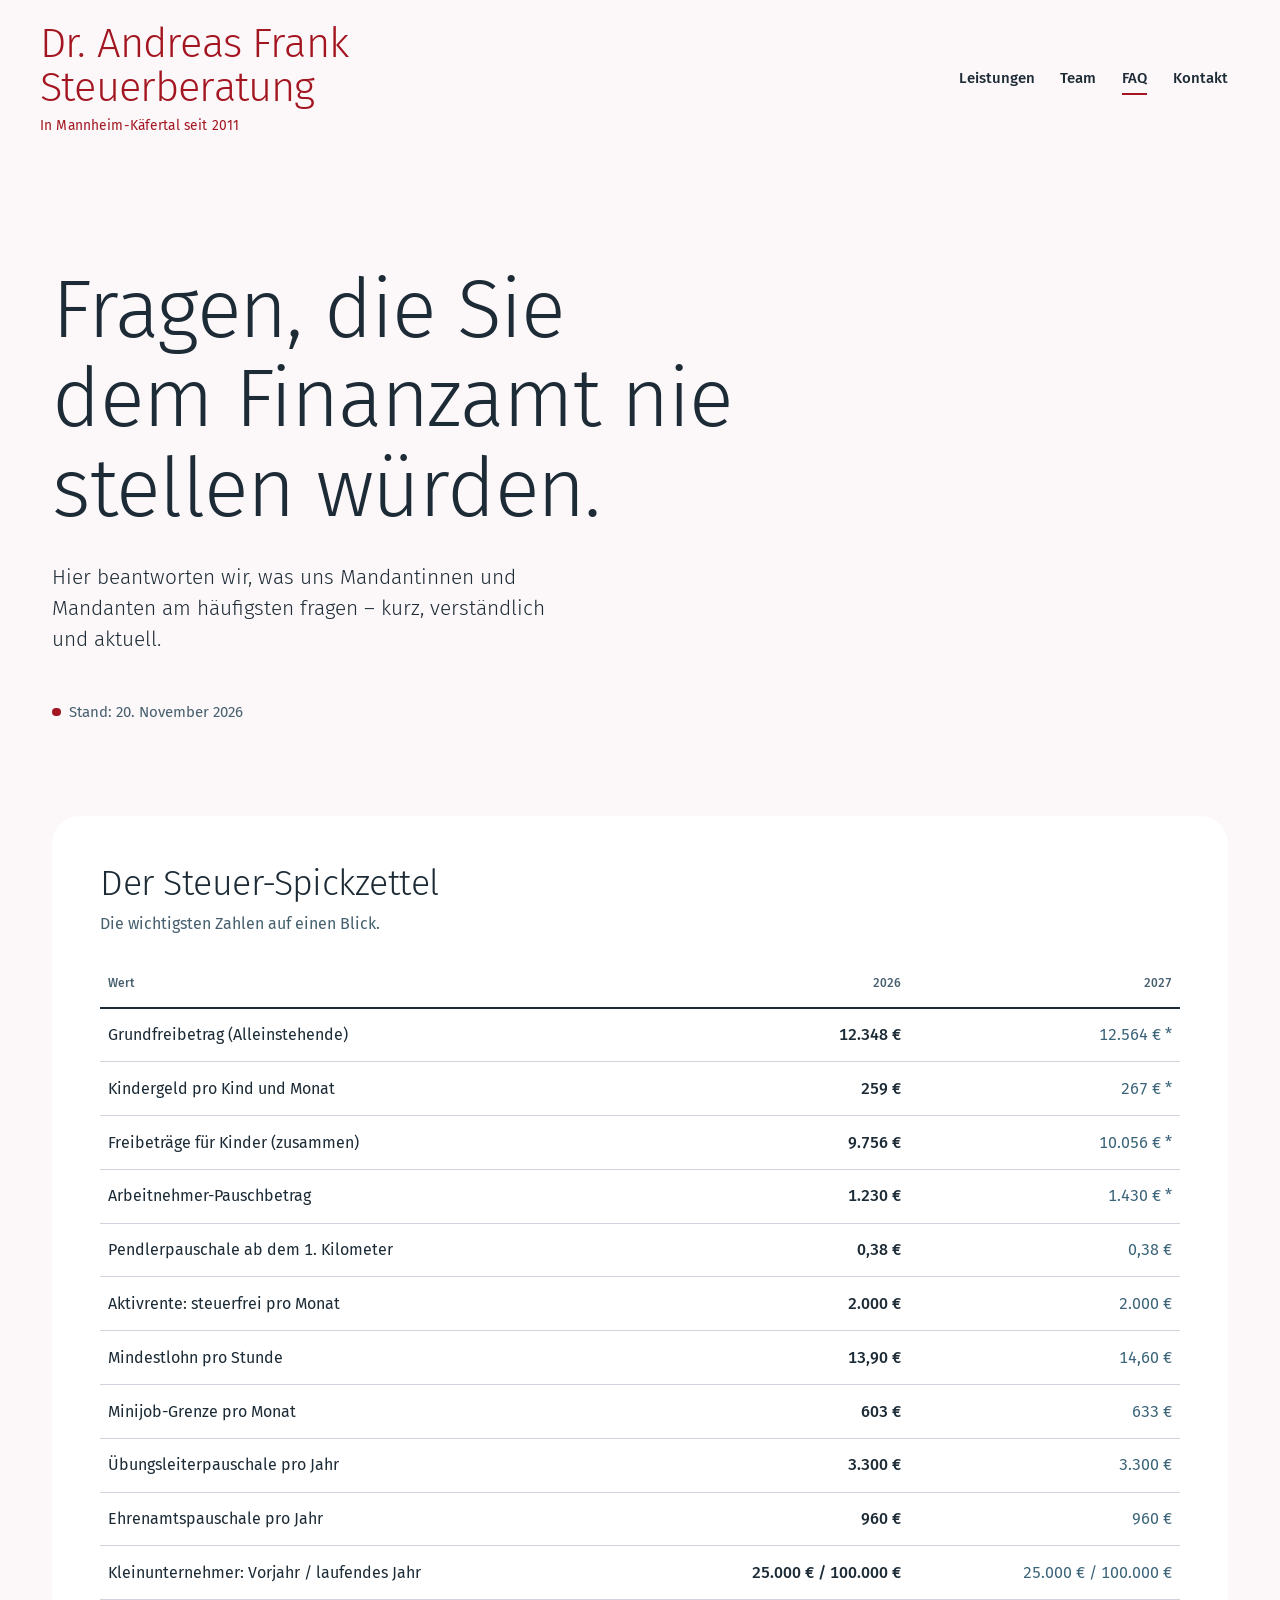
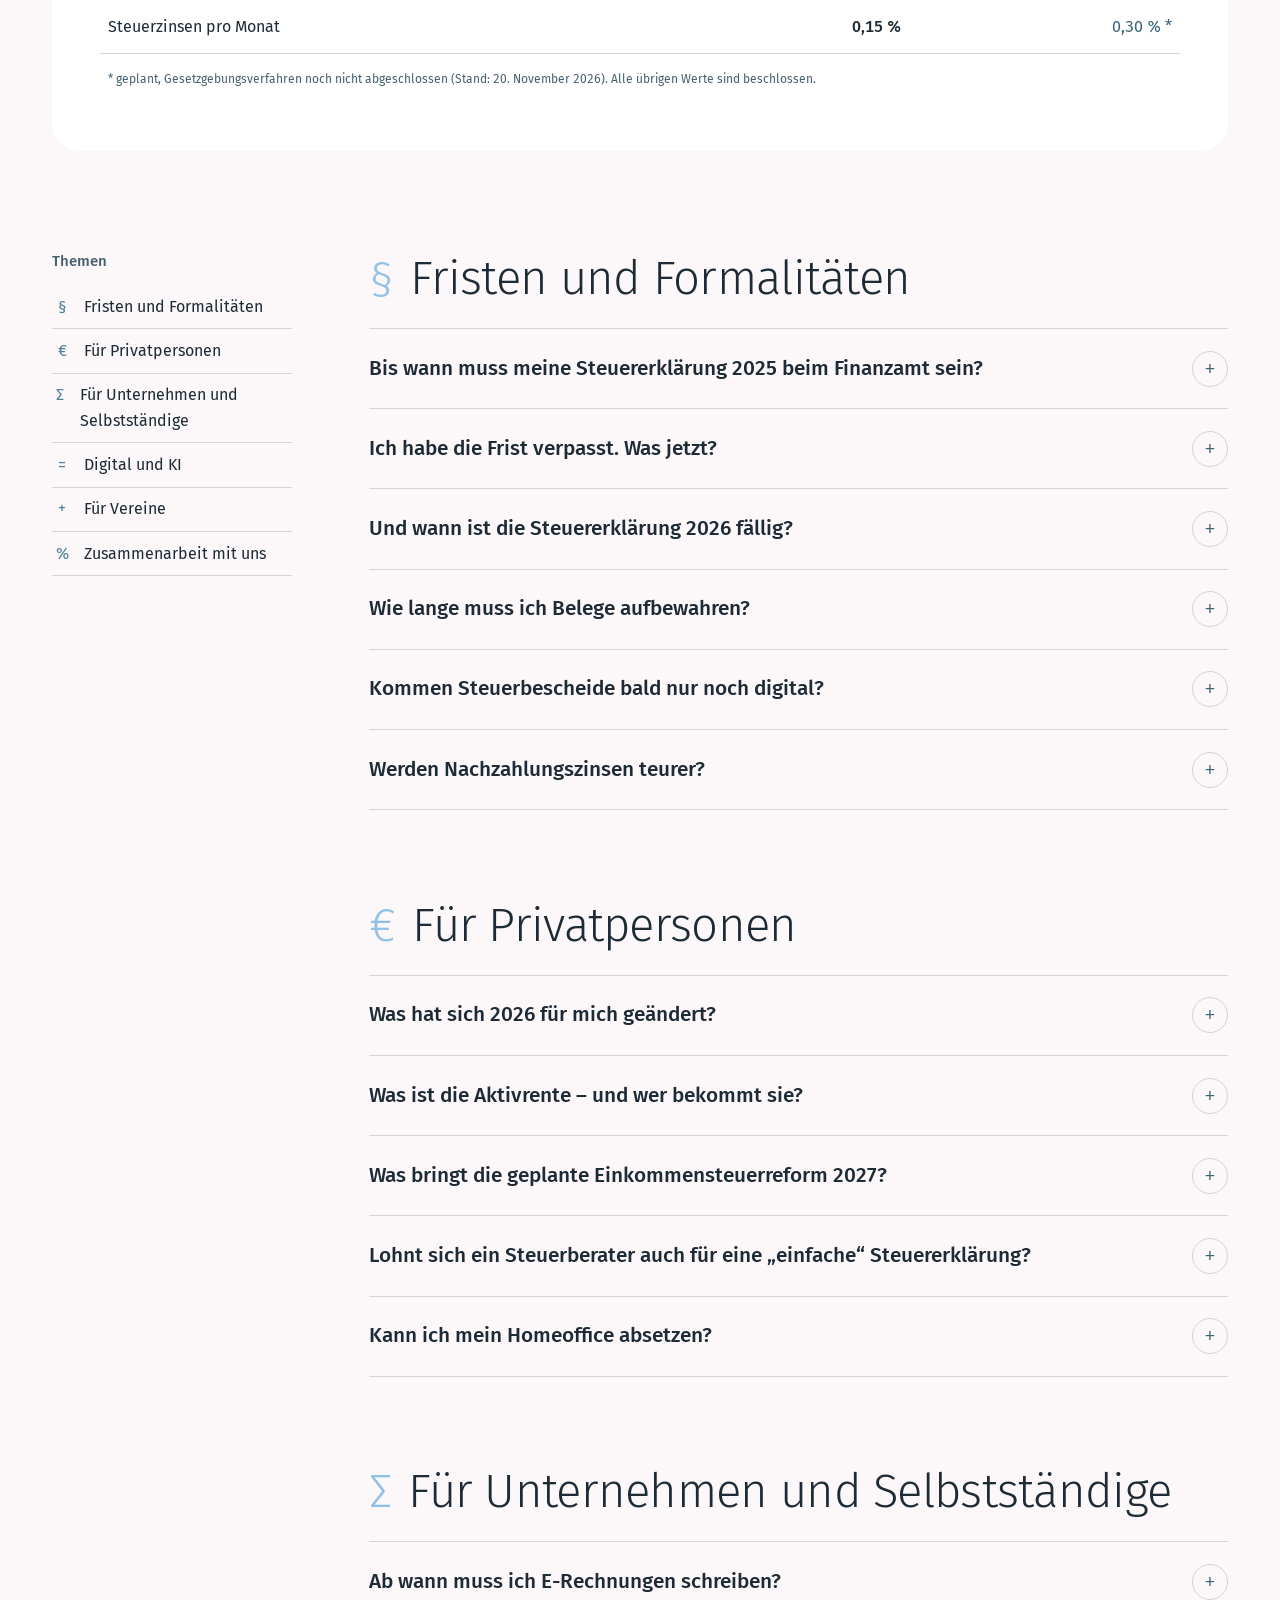
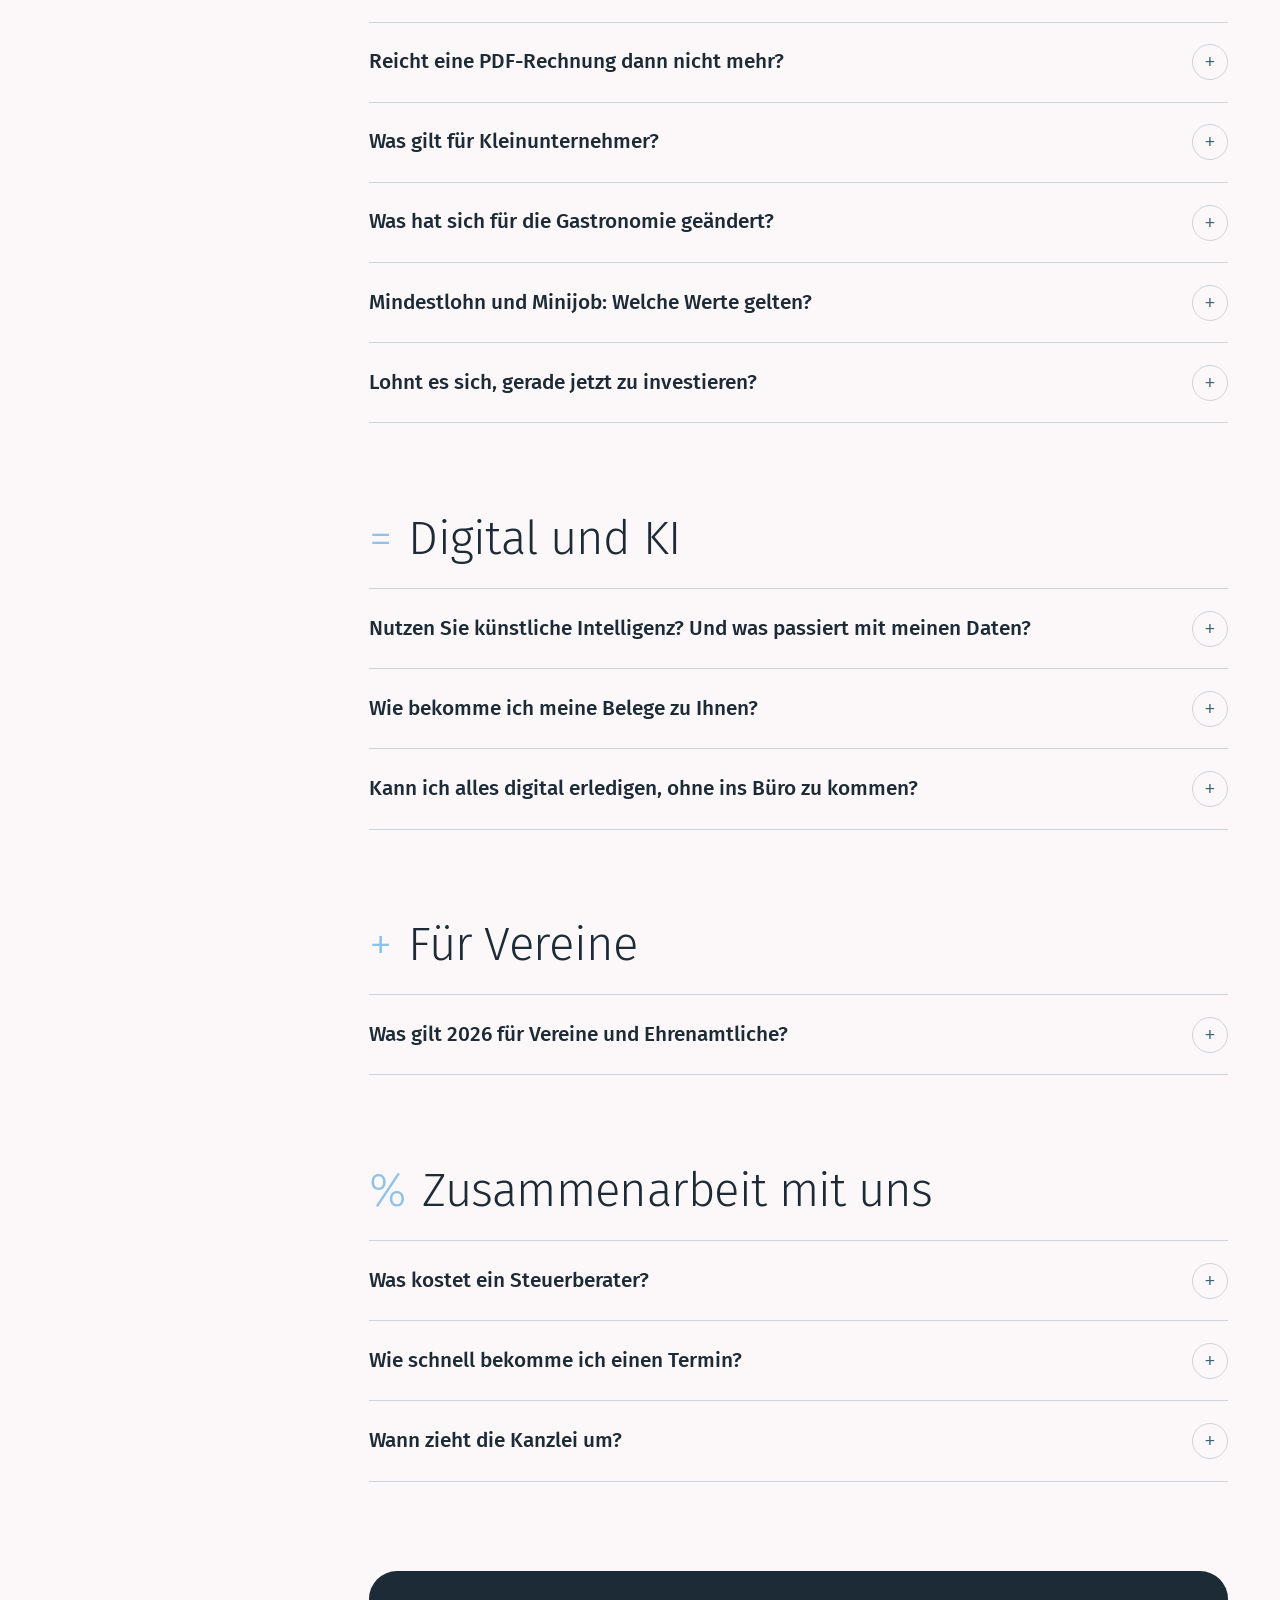
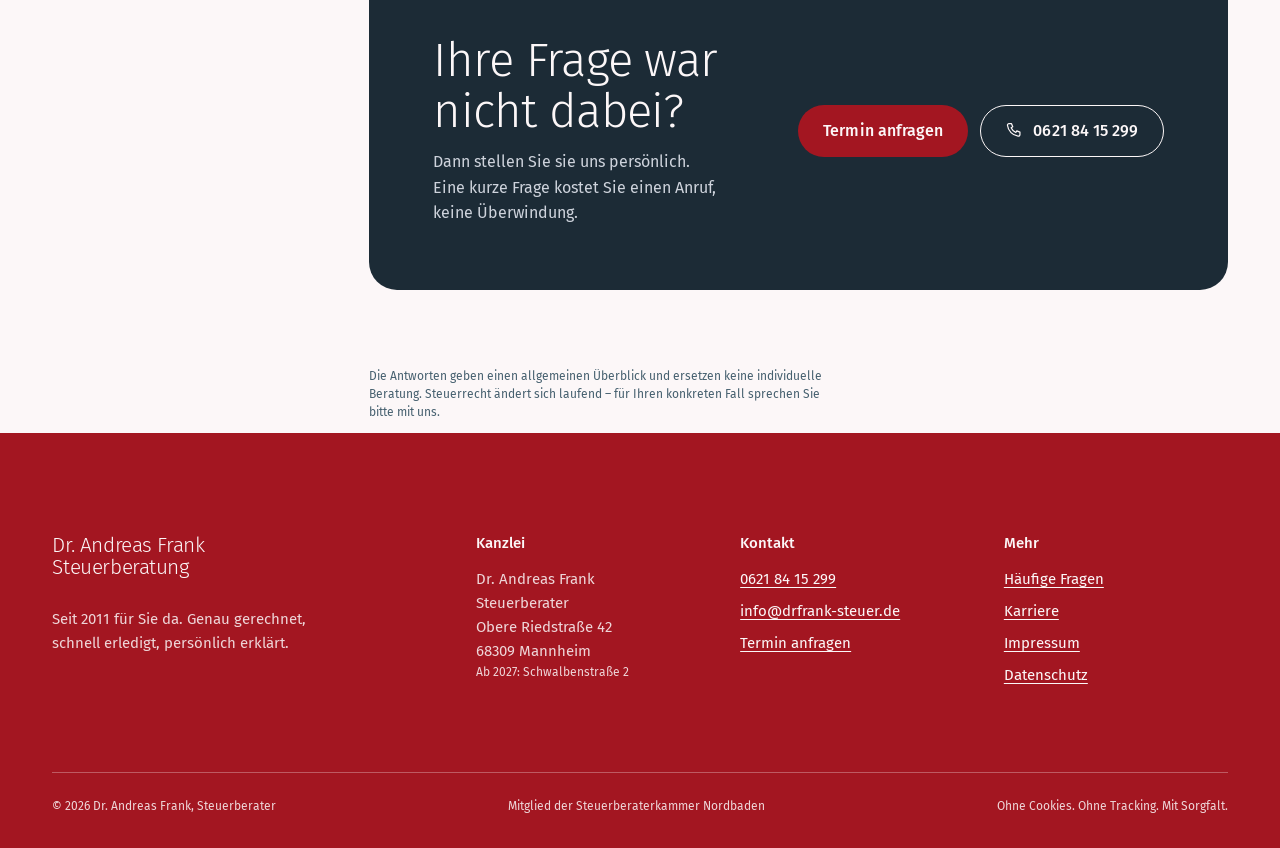
<file: faq.html>
<!doctype html>
<html lang="de">
<head>
<meta charset="utf-8">
<meta name="viewport" content="width=device-width, initial-scale=1">
<title>Häufige Fragen zu Steuern 2026/2027 | Dr. Andreas Frank, Mannheim</title>
<meta name="description" content="Aktuelle Antworten zu Fristen, E-Rechnung, Aktivrente, Einkommensteuerreform 2027, Vereinen und KI in der Steuerberatung. Stand: 20. November 2026.">
<link rel="canonical" href="https://drfrank-steuer.de/faq">
<meta name="theme-color" content="#FCF7F8">
<meta name="format-detection" content="telephone=no">
<link rel="preload" href="assets/fonts/FiraSans-Light.woff" as="font" type="font/woff" crossorigin>
<link rel="preload" href="assets/fonts/FiraSans-Regular.woff" as="font" type="font/woff" crossorigin>
<link rel="stylesheet" href="assets/css/style.css?v=3d497ccf">
<script src="assets/js/early.js?v=de8ec58e"></script>
<link rel="icon" href="favicon.svg?v=fcde660d" type="image/svg+xml">
<link rel="icon" href="favicon.ico?v=fcde660d" sizes="32x32">
<link rel="apple-touch-icon" href="apple-touch-icon.png?v=fcde660d">
<link rel="manifest" href="site.webmanifest">
<meta property="og:type" content="website">
<meta property="og:locale" content="de_DE">
<meta property="og:site_name" content="Dr. Andreas Frank, Steuerberater">
<meta property="og:title" content="Häufige Fragen zu Steuern 2026/2027 | Dr. Andreas Frank, Steuerberater in Mannheim">
<meta property="og:description" content="Steuerberatung in Mannheim-Käfertal seit 2011. Genau gerechnet, schnell erledigt, persönlich erklärt.">
<meta property="og:image" content="https://drfrank-steuer.de/assets/img/og-image.jpg">
<meta property="og:image:width" content="1200">
<meta property="og:image:height" content="630">
<meta name="twitter:card" content="summary_large_image">

<script type="application/ld+json">
{
 "@context": "https://schema.org",
 "@type": "FAQPage",
 "mainEntity": [
  {
   "@type": "Question",
   "name": "Bis wann muss meine Steuererklärung 2025 beim Finanzamt sein?",
   "acceptedAnswer": {
    "@type": "Answer",
    "text": "Wenn Sie Ihre Erklärung selbst machen, war Stichtag der 31. Juli 2026 . Lassen Sie sie von uns erstellen, verlängert sich die Frist automatisch: Für das Steuerjahr 2025 haben Sie mit Steuerberater Zeit bis zum 1. März 2027 . Eigentlich gilt der 28. Februar – der fällt 2027 aber auf einen Sonntag. Ausnahme: Fordert das Finanzamt Ihre Erklärung ausdrücklich früher an (Vorabanforderung), gilt diese Frist. Zeigen Sie uns solche Schreiben bitte sofort."
   }
  },
  {
   "@type": "Question",
   "name": "Ich habe die Frist verpasst. Was jetzt?",
   "acceptedAnswer": {
    "@type": "Answer",
    "text": "Keine Panik, aber auch kein Abwarten. Wer zur Abgabe verpflichtet ist und zu spät abgibt, riskiert einen Verspätungszuschlag von mindestens 25 Euro für jeden angefangenen Monat. Die gute Nachricht: Wenn Sie uns jetzt beauftragen, gilt für 2025 in der Regel noch die verlängerte Frist bis zum 1. März 2027. Rufen Sie uns an – wir klären gemeinsam, was zu tun ist, und sprechen bei Bedarf mit dem Finanzamt."
   }
  },
  {
   "@type": "Question",
   "name": "Und wann ist die Steuererklärung 2026 fällig?",
   "acceptedAnswer": {
    "@type": "Answer",
    "text": "Ohne Berater am 2. August 2027 (der 31. Juli 2027 ist ein Samstag). Mit uns haben Sie bis zum 29. Februar 2028 Zeit."
   }
  },
  {
   "@type": "Question",
   "name": "Wie lange muss ich Belege aufbewahren?",
   "acceptedAnswer": {
    "@type": "Answer",
    "text": "Für Unternehmen gilt seit 2025: Buchungsbelege wie Rechnungen, Quittungen oder Kontoauszüge müssen nur noch 8 Jahre aufbewahrt werden statt bisher 10. Bücher, Jahresabschlüsse und Inventare bleiben bei 10 Jahren, empfangene und versendete Geschäftsbriefe bei 6 Jahren. Die Frist beginnt jeweils mit dem Ende des Kalenderjahres, in dem die Unterlage entstanden ist. Privatpersonen haben in der Regel keine gesetzliche Aufbewahrungspflicht. Wir empfehlen trotzdem, Belege mindestens so lange zu behalten, bis der Steuerbescheid endgültig ist."
   }
  },
  {
   "@type": "Question",
   "name": "Kommen Steuerbescheide bald nur noch digital?",
   "acceptedAnswer": {
    "@type": "Answer",
    "text": "Die Richtung ist klar. Nach dem Jahressteuergesetz 2026, das der Bundestag am 12. November 2026 beschlossen hat, sollen Einkommensteuerbescheide ab 2027 nur noch elektronisch übermittelt werden, wenn Sie ein ELSTER-Konto haben. Die Zustimmung des Bundesrats steht noch aus. Wenn wir Sie vertreten, bekommen wir Ihren Bescheid ohnehin digital, prüfen ihn und melden uns, falls etwas nicht stimmt."
   }
  },
  {
   "@type": "Question",
   "name": "Werden Nachzahlungszinsen teurer?",
   "acceptedAnswer": {
    "@type": "Answer",
    "text": "Ja, das ist geplant. Das Jahressteuergesetz 2026 sieht vor, die Zinsen auf Steuernachzahlungen und -erstattungen ab 2027 von 0,15 auf 0,3 Prozent pro Monat zu verdoppeln, also auf 3,6 Prozent im Jahr. Wer mit einer Nachzahlung rechnet, sollte seine Erklärung deshalb nicht unnötig liegen lassen."
   }
  },
  {
   "@type": "Question",
   "name": "Was hat sich 2026 für mich geändert?",
   "acceptedAnswer": {
    "@type": "Answer",
    "text": "• Der Grundfreibetrag ist auf 12.348 Euro gestiegen. • Das Kindergeld beträgt 259 Euro pro Kind und Monat, die Freibeträge für Kinder liegen zusammen bei 9.756 Euro. • Die Pendlerpauschale beträgt dauerhaft 38 Cent ab dem ersten Kilometer. • Übungsleiter- und Ehrenamtspauschale sind auf 3.300 und 960 Euro gestiegen. • Neu ist die Aktivrente für alle, die nach Erreichen der Regelaltersgrenze weiterarbeiten."
   }
  },
  {
   "@type": "Question",
   "name": "Was ist die Aktivrente – und wer bekommt sie?",
   "acceptedAnswer": {
    "@type": "Answer",
    "text": "Seit dem 1. Januar 2026 bleibt Arbeitslohn bis zu 2.000 Euro im Monat steuerfrei, wenn Sie die gesetzliche Regelaltersgrenze erreicht haben und sozialversicherungspflichtig weiterarbeiten. Aufs Jahr gerechnet sind das bis zu 24.000 Euro. Nicht begünstigt sind Selbstständige, Gewerbetreibende, Land- und Forstwirte, Minijobs und Beamte. Beiträge zur Kranken- und Pflegeversicherung fallen weiterhin an. Ob und wie sich das für Sie rechnet, prüfen wir gern."
   }
  },
  {
   "@type": "Question",
   "name": "Was bringt die geplante Einkommensteuerreform 2027?",
   "acceptedAnswer": {
    "@type": "Answer",
    "text": "Die Bundesregierung hat ein Einkommensteuerreformgesetz 2027 auf den Weg gebracht. Es befindet sich im parlamentarischen Verfahren und ist noch nicht beschlossen (Stand: 20. November 2026). Geplant sind unter anderem: • Grundfreibetrag 12.564 Euro (2027) und 12.900 Euro (2028) • Kindergeld 267 Euro (2027) und 272 Euro (2028) • Arbeitnehmer-Pauschbetrag 1.430 Euro statt 1.230 Euro • Handwerkerleistungen: nur noch 15 Prozent der Arbeitskosten, höchstens 900 Euro (bisher 20 Prozent, höchstens 1.200 Euro) • Spitzensteuersatz von 45 Prozent ab 250.000 Euro und 47 Prozent ab 280.000 Euro zu versteuerndem Einkommen Tipp: Wer Handwerkerarbeiten plant, sollte prüfen, ob sich eine Zahlung noch 2026 lohnt. Sprechen Sie uns an, bevor Sie überweisen."
   }
  },
  {
   "@type": "Question",
   "name": "Lohnt sich ein Steuerberater auch für eine „einfache“ Steuererklärung?",
   "acceptedAnswer": {
    "@type": "Answer",
    "text": "Oft ja. Sie bekommen mehr Zeit (für 2025 bis zum 1. März 2027), wir finden Abzüge, die in Formularen leicht untergehen, und wir prüfen den Bescheid. Vor allem aber sparen Sie Zeit und Nerven. Ein Teil der Beratungskosten kann außerdem steuerlich wirken: soweit er zum Beispiel auf Ihre Arbeit oder Ihre Vermietung entfällt, als Werbungskosten. Was eine Zusammenarbeit kostet, sagen wir Ihnen vorab."
   }
  },
  {
   "@type": "Question",
   "name": "Kann ich mein Homeoffice absetzen?",
   "acceptedAnswer": {
    "@type": "Answer",
    "text": "Ja. Für jeden Tag, an dem Sie überwiegend zu Hause arbeiten, können Sie 6 Euro ansetzen, höchstens 1.260 Euro im Jahr – auch ohne eigenes Arbeitszimmer. Liegt der Mittelpunkt Ihrer gesamten Tätigkeit im häuslichen Arbeitszimmer, ist unter Umständen mehr möglich. Wir prüfen, was in Ihrem Fall günstiger ist."
   }
  },
  {
   "@type": "Question",
   "name": "Ab wann muss ich E-Rechnungen schreiben?",
   "acceptedAnswer": {
    "@type": "Answer",
    "text": "Empfangen können muss jedes Unternehmen E-Rechnungen schon seit dem 1. Januar 2025. Beim Versand gilt ein Stufenplan: • Ab 1. Januar 2027: Pflicht für Unternehmen mit mehr als 800.000 Euro Gesamtumsatz im Vorjahr (also 2026). • Ab 1. Januar 2028: Pflicht für alle Unternehmen im inländischen B2B-Geschäft. Rechnungen an Privatkunden sind nicht betroffen. Kleinunternehmer müssen keine E-Rechnungen ausstellen, aber empfangen können. Wir helfen bei der Umstellung: vom passenden Format über die Software bis zur Ablage. Am besten jetzt, nicht im Dezember."
   }
  },
  {
   "@type": "Question",
   "name": "Reicht eine PDF-Rechnung dann nicht mehr?",
   "acceptedAnswer": {
    "@type": "Answer",
    "text": "Nein. Ein PDF gilt nicht als E-Rechnung. Gemeint ist ein strukturiertes, maschinenlesbares Format nach der europäischen Norm, zum Beispiel XRechnung oder ZUGFeRD (ab Version 2.0.1). Ihre Buchhaltung kann solche Rechnungen automatisch einlesen – das spart auf beiden Seiten Zeit."
   }
  },
  {
   "@type": "Question",
   "name": "Was gilt für Kleinunternehmer?",
   "acceptedAnswer": {
    "@type": "Answer",
    "text": "Seit 2025 gelten höhere Grenzen: Ihr Umsatz darf im Vorjahr höchstens 25.000 Euro betragen haben und im laufenden Jahr 100.000 Euro nicht überschreiten. Wird die 100.000-Euro-Grenze im laufenden Jahr überschritten, endet die Kleinunternehmerregelung sofort. Wir behalten das für Sie im Blick."
   }
  },
  {
   "@type": "Question",
   "name": "Was hat sich für die Gastronomie geändert?",
   "acceptedAnswer": {
    "@type": "Answer",
    "text": "Seit dem 1. Januar 2026 gilt für Speisen in der Gastronomie dauerhaft der ermäßigte Umsatzsteuersatz von 7 Prozent – egal, ob vor Ort gegessen oder mitgenommen. Getränke bleiben bei 19 Prozent . Bei Menüs und Pauschalangeboten muss der Preis aufgeteilt werden. Das betrifft Kasse, Speisekarte und Buchhaltung."
   }
  },
  {
   "@type": "Question",
   "name": "Mindestlohn und Minijob: Welche Werte gelten?",
   "acceptedAnswer": {
    "@type": "Answer",
    "text": "2026 beträgt der Mindestlohn 13,90 Euro pro Stunde, die Minijob-Grenze liegt bei 603 Euro im Monat. Zum 1. Januar 2027 steigen beide: auf 14,60 Euro und 633 Euro. Passen Sie Arbeitsverträge und Stundenzahlen rechtzeitig an – wir prüfen das bei der Lohnabrechnung mit."
   }
  },
  {
   "@type": "Question",
   "name": "Lohnt es sich, gerade jetzt zu investieren?",
   "acceptedAnswer": {
    "@type": "Answer",
    "text": "Möglicherweise. Für bewegliche Wirtschaftsgüter, die zwischen dem 1. Juli 2025 und dem 31. Dezember 2027 angeschafft werden, gibt es eine degressive Abschreibung von bis zu 30 Prozent pro Jahr. Für neue Elektrofahrzeuge im Betriebsvermögen sind im Anschaffungsjahr sogar 75 Prozent möglich. Ab 2028 sinkt zudem die Körperschaftsteuer schrittweise von 15 auf 10 Prozent. Ob sich eine Investition vor Ende 2027 für Sie rechnet, besprechen wir am besten mit Ihren Zahlen."
   }
  },
  {
   "@type": "Question",
   "name": "Nutzen Sie künstliche Intelligenz? Und was passiert mit meinen Daten?",
   "acceptedAnswer": {
    "@type": "Answer",
    "text": "Ja, wir nutzen KI – zum Beispiel, um Belege zu erkennen, Buchungen vorzuschlagen und Auffälligkeiten zu finden. Das macht uns schneller und genauer. Für Ihre Daten gelten dabei klare Regeln: • Wir setzen nur Systeme ein, mit denen ein Auftragsverarbeitungsvertrag nach der DSGVO besteht und deren Anbieter nach § 62a StBerG zur Verschwiegenheit verpflichtet sind. • Mandantendaten geben wir niemals in öffentliche Chatbots ein. • Jedes Ergebnis prüft ein Mensch. Die Verantwortung für Ihre Steuern trägt immer Dr. Andreas Frank – nicht eine Maschine."
   }
  },
  {
   "@type": "Question",
   "name": "Wie bekomme ich meine Belege zu Ihnen?",
   "acceptedAnswer": {
    "@type": "Answer",
    "text": "So, wie es für Sie am bequemsten ist: als Foto per App, als Upload in unser Mandantenportal, digital direkt aus Ihrer Buchhaltungssoftware oder ganz klassisch auf Papier. Zum Start bekommen Sie von uns eine Checkliste und einen sicheren Zugang."
   }
  },
  {
   "@type": "Question",
   "name": "Kann ich alles digital erledigen, ohne ins Büro zu kommen?",
   "acceptedAnswer": {
    "@type": "Answer",
    "text": "Ja. Erstgespräch per Video, Belege per App, Besprechung des Ergebnisses am Bildschirm – das klappt bei vielen unserer Mandantinnen und Mandanten wunderbar. Und wer lieber persönlich vorbeikommt, ist bei uns in Käfertal herzlich willkommen."
   }
  },
  {
   "@type": "Question",
   "name": "Was gilt 2026 für Vereine und Ehrenamtliche?",
   "acceptedAnswer": {
    "@type": "Answer",
    "text": "• Übungsleiterpauschale: 3.300 Euro pro Jahr steuerfrei, zum Beispiel für Trainerinnen, Betreuer oder Ausbilder. • Ehrenamtspauschale: 960 Euro pro Jahr, zum Beispiel für Vorstand, Kasse oder Platzwart. • Gemeinnützige Vereine zahlen auf ihren wirtschaftlichen Geschäftsbetrieb erst Körperschaft- und Gewerbesteuer, wenn die Einnahmen 50.000 Euro im Jahr übersteigen. Beide Pauschalen lassen sich kombinieren, wenn es um unterschiedliche Tätigkeiten geht. Wir beraten Vorstände, erstellen die Steuererklärungen und achten auf die Gemeinnützigkeit."
   }
  },
  {
   "@type": "Question",
   "name": "Was kostet ein Steuerberater?",
   "acceptedAnswer": {
    "@type": "Answer",
    "text": "Die Vergütung richtet sich nach der Steuerberatervergütungsverordnung (StBVV) und hängt vom Umfang und vom Gegenstandswert ab. Für viele Leistungen vereinbaren wir auch Pauschalen. Wichtig ist uns: Sie wissen vorher, womit Sie rechnen können."
   }
  },
  {
   "@type": "Question",
   "name": "Wie schnell bekomme ich einen Termin?",
   "acceptedAnswer": {
    "@type": "Answer",
    "text": "Rufen Sie einfach an oder nutzen Sie das Kontaktformular. Wir melden uns so schnell wie möglich und finden einen Termin – vor Ort, am Telefon oder per Video. In dringenden Fällen, etwa bei einer drohenden Frist, sagen Sie es uns bitte gleich."
   }
  },
  {
   "@type": "Question",
   "name": "Wann zieht die Kanzlei um?",
   "acceptedAnswer": {
    "@type": "Answer",
    "text": "2027 ziehen wir in die Schwalbenstraße 2 in Mannheim-Käfertal. Den genauen Termin geben wir rechtzeitig auf dieser Website bekannt und informieren alle Mandantinnen und Mandanten persönlich. Bis dahin finden Sie uns in der Oberen Riedstraße 42."
   }
  }
 ]
}
</script>
</head>
<body>
<svg xmlns="http://www.w3.org/2000/svg" class="sprite" aria-hidden="true" focusable="false">
  <symbol id="i-phone" viewBox="0 0 24 24"><path d="M5.2 3.5h3.3l1.6 4.1-2.1 1.3a11.5 11.5 0 0 0 6.1 6.1l1.3-2.1 4.1 1.6v3.3a2 2 0 0 1-2.1 2A16.2 16.2 0 0 1 3.2 5.6a2 2 0 0 1 2-2.1z"/></symbol>
  <symbol id="i-mail" viewBox="0 0 24 24"><rect x="3" y="5" width="18" height="14" rx="2"/><path d="m3.6 6.6 8.4 6.4 8.4-6.4"/></symbol>
  <symbol id="i-pin" viewBox="0 0 24 24"><path d="M12 21s-6.5-5.6-6.5-11a6.5 6.5 0 0 1 13 0c0 5.4-6.5 11-6.5 11z"/><circle cx="12" cy="10" r="2.4"/></symbol>
  <symbol id="i-video" viewBox="0 0 24 24"><rect x="2.5" y="6" width="13" height="12" rx="2.5"/><path d="m15.5 10.5 6-3.5v10l-6-3.5"/></symbol>
  <symbol id="i-calendar" viewBox="0 0 24 24"><rect x="3.5" y="5" width="17" height="15.5" rx="2"/><path d="M3.5 9.5h17M8 3v4M16 3v4M8 14h2M14 14h2M8 17h2"/></symbol>
  <symbol id="i-menu" viewBox="0 0 24 24"><path d="M4 7h16M4 12h16M4 17h10"/></symbol>
  <symbol id="i-close" viewBox="0 0 24 24"><path d="M6 6l12 12M18 6 6 18"/></symbol>
  <symbol id="i-lupe" viewBox="0 0 24 24"><circle cx="10.5" cy="10.5" r="6.5"/><path d="m15.4 15.4 5.1 5.1"/><path d="m7.7 10.6 1.9 1.9 3.6-3.7"/></symbol>
  <symbol id="i-clock" viewBox="0 0 24 24"><circle cx="12" cy="13.5" r="7.5"/><path d="M12 13.5V9.6M9.5 2.5h5M12 2.5V6M18.4 6.6l1.6-1.6"/></symbol>
  <symbol id="i-spark" viewBox="0 0 24 24"><path d="M11 3.5l1.9 5.4 5.4 1.9-5.4 1.9L11 18.1l-1.9-5.4-5.4-1.9 5.4-1.9z"/><path d="M18.5 14.5l.8 2 2 .8-2 .8-.8 2-.8-2-2-.8 2-.8z"/></symbol>
  <symbol id="i-talk" viewBox="0 0 24 24"><path d="M3.5 4.5h10a2 2 0 0 1 2 2v5.5a2 2 0 0 1-2 2H8.5L5 16.8V14H3.5a2 2 0 0 1-2-2V6.5a2 2 0 0 1 2-2z"/><path d="M18.5 8.5h2a2 2 0 0 1 2 2V16a2 2 0 0 1-2 2H19v2.8L15.5 18H11a2 2 0 0 1-2-1.6"/></symbol>
  <symbol id="i-shield" viewBox="0 0 24 24"><path d="M12 2.8l7.5 3V11c0 4.7-3.2 8.6-7.5 9.9-4.3-1.3-7.5-5.2-7.5-9.9V5.8z"/><path d="m8.7 11.8 2.3 2.3 4.4-4.5"/></symbol>
</svg>

<a class="skip-link" href="#inhalt">Zum Inhalt springen</a>
<header class="site-header" data-header>
  <div class="site-header__bar">
    <a class="brand" href="index.html" aria-label="Dr. Andreas Frank, Steuerberatung Mannheim-Käfertal – zur Startseite">
      <span class="brand__name">Dr. Andreas Frank</span><span class="brand__sub">Steuerberatung</span><span class="brand__tag">In Mannheim-Käfertal seit 2011</span>
    </a>
    <nav class="nav" id="hauptnavigation" aria-label="Hauptnavigation">
      <ul>
        <li><a href="index.html#leistungen">Leistungen</a></li>
        <li><a href="index.html#team">Team</a></li>
        <li><a href="faq.html" aria-current="page">FAQ</a></li>
        <li><a href="index.html#kontakt">Kontakt</a></li>
      </ul>
    </nav>
    <button class="nav-toggle" type="button" aria-controls="hauptnavigation" aria-expanded="false" data-nav-toggle>
      <span class="visually-hidden">Menü öffnen</span>
      <svg class="icon" aria-hidden="true"><use href="#i-menu"/></svg>
    </button>
  </div>
</header>


<main id="inhalt">
  <section class="page-hero" aria-labelledby="faq-title">
    <div class="wrap">
      <h1 id="faq-title">Fragen, die Sie dem Finanzamt nie stellen würden.</h1>
      <p class="lead">Hier beantworten wir, was uns Mandantinnen und Mandanten am häufigsten fragen – kurz, verständlich und aktuell.</p>
      <p class="stand">Stand: 20. November 2026</p>
    </div>
  </section>

  <div class="wrap">
    <section class="cheatsheet" aria-labelledby="spick-title">
      <h2 id="spick-title">Der Steuer-Spickzettel</h2>
      <p>Die wichtigsten Zahlen auf einen Blick.</p>
      <table>
        <thead><tr><th scope="col">Wert</th><th scope="col" class="v">2026</th><th scope="col" class="v">2027</th></tr></thead>
        <tbody>
          <tr><td>Grundfreibetrag (Alleinstehende)</td><td class="v">12.348&nbsp;€</td><td class="v next">12.564&nbsp;€&nbsp;*</td></tr>
          <tr><td>Kindergeld pro Kind und Monat</td><td class="v">259&nbsp;€</td><td class="v next">267&nbsp;€&nbsp;*</td></tr>
          <tr><td>Freibeträge für Kinder (zusammen)</td><td class="v">9.756&nbsp;€</td><td class="v next">10.056&nbsp;€&nbsp;*</td></tr>
          <tr><td>Arbeitnehmer-Pauschbetrag</td><td class="v">1.230&nbsp;€</td><td class="v next">1.430&nbsp;€&nbsp;*</td></tr>
          <tr><td>Pendlerpauschale ab dem 1. Kilometer</td><td class="v">0,38&nbsp;€</td><td class="v next">0,38&nbsp;€</td></tr>
          <tr><td>Aktivrente: steuerfrei pro Monat</td><td class="v">2.000&nbsp;€</td><td class="v next">2.000&nbsp;€</td></tr>
          <tr><td>Mindestlohn pro Stunde</td><td class="v">13,90&nbsp;€</td><td class="v next">14,60&nbsp;€</td></tr>
          <tr><td>Minijob-Grenze pro Monat</td><td class="v">603&nbsp;€</td><td class="v next">633&nbsp;€</td></tr>
          <tr><td>Übungsleiterpauschale pro Jahr</td><td class="v">3.300&nbsp;€</td><td class="v next">3.300&nbsp;€</td></tr>
          <tr><td>Ehrenamtspauschale pro Jahr</td><td class="v">960&nbsp;€</td><td class="v next">960&nbsp;€</td></tr>
          <tr><td>Kleinunternehmer: Vorjahr / laufendes Jahr</td><td class="v">25.000&nbsp;€ / 100.000&nbsp;€</td><td class="v next">25.000&nbsp;€ / 100.000&nbsp;€</td></tr>
          <tr><td>Steuerzinsen pro Monat</td><td class="v">0,15&nbsp;%</td><td class="v next">0,30&nbsp;%&nbsp;*</td></tr>
        </tbody>
        <tfoot><tr><td colspan="3">* geplant, Gesetzgebungsverfahren noch nicht abgeschlossen (Stand: 20. November 2026). Alle übrigen Werte sind beschlossen.</td></tr></tfoot>
      </table>
    </section>

    <div class="faq-layout">
      <nav class="faq-nav" aria-label="Themen">
        <h2>Themen</h2>
        <ul>
          <li><a href="#fristen"><span aria-hidden="true">§</span>Fristen und Formalitäten</a></li>
          <li><a href="#privat"><span aria-hidden="true">€</span>Für Privatpersonen</a></li>
          <li><a href="#unternehmen"><span aria-hidden="true">Σ</span>Für Unternehmen und Selbstständige</a></li>
          <li><a href="#digital"><span aria-hidden="true">=</span>Digital und KI</a></li>
          <li><a href="#vereine"><span aria-hidden="true">+</span>Für Vereine</a></li>
          <li><a href="#zusammenarbeit"><span aria-hidden="true">%</span>Zusammenarbeit mit uns</a></li>
        </ul>
      </nav>
      <div>
        <section class="faq-group" id="fristen" aria-labelledby="fristen-t">
          <div class="faq-group__head"><span aria-hidden="true">§</span><h2 id="fristen-t">Fristen und Formalitäten</h2></div>
          <details class="faq-item" id="fristen-1">
            <summary>Bis wann muss meine Steuererklärung 2025 beim Finanzamt sein?</summary>
            <div class="faq-item__body">
<p>Wenn Sie Ihre Erklärung selbst machen, war Stichtag der <strong>31. Juli 2026</strong>. Lassen Sie sie von uns erstellen, verlängert sich die Frist automatisch: Für das Steuerjahr 2025 haben Sie mit Steuerberater Zeit bis zum <strong>1. März 2027</strong>. Eigentlich gilt der 28. Februar – der fällt 2027 aber auf einen Sonntag.</p>
<p class="note">Ausnahme: Fordert das Finanzamt Ihre Erklärung ausdrücklich früher an (Vorabanforderung), gilt diese Frist. Zeigen Sie uns solche Schreiben bitte sofort.</p>
            </div>
          </details>
          <details class="faq-item" id="fristen-2">
            <summary>Ich habe die Frist verpasst. Was jetzt?</summary>
            <div class="faq-item__body">
<p>Keine Panik, aber auch kein Abwarten. Wer zur Abgabe verpflichtet ist und zu spät abgibt, riskiert einen Verspätungszuschlag von mindestens 25 Euro für jeden angefangenen Monat. Die gute Nachricht: Wenn Sie uns jetzt beauftragen, gilt für 2025 in der Regel noch die verlängerte Frist bis zum 1. März 2027.</p>
<p>Rufen Sie uns an – wir klären gemeinsam, was zu tun ist, und sprechen bei Bedarf mit dem Finanzamt.</p>
            </div>
          </details>
          <details class="faq-item" id="fristen-3">
            <summary>Und wann ist die Steuererklärung 2026 fällig?</summary>
            <div class="faq-item__body">
<p>Ohne Berater am <strong>2. August 2027</strong> (der 31. Juli 2027 ist ein Samstag). Mit uns haben Sie bis zum <strong>29. Februar 2028</strong> Zeit.</p>
            </div>
          </details>
          <details class="faq-item" id="fristen-4">
            <summary>Wie lange muss ich Belege aufbewahren?</summary>
            <div class="faq-item__body">
<p>Für Unternehmen gilt seit 2025: <strong>Buchungsbelege</strong> wie Rechnungen, Quittungen oder Kontoauszüge müssen nur noch <strong>8 Jahre</strong> aufbewahrt werden statt bisher 10. Bücher, Jahresabschlüsse und Inventare bleiben bei 10 Jahren, empfangene und versendete Geschäftsbriefe bei 6 Jahren. Die Frist beginnt jeweils mit dem Ende des Kalenderjahres, in dem die Unterlage entstanden ist.</p>
<p>Privatpersonen haben in der Regel keine gesetzliche Aufbewahrungspflicht. Wir empfehlen trotzdem, Belege mindestens so lange zu behalten, bis der Steuerbescheid endgültig ist.</p>
            </div>
          </details>
          <details class="faq-item" id="fristen-5">
            <summary>Kommen Steuerbescheide bald nur noch digital?</summary>
            <div class="faq-item__body">
<p>Die Richtung ist klar. Nach dem Jahressteuergesetz 2026, das der Bundestag am 12. November 2026 beschlossen hat, sollen Einkommensteuerbescheide ab 2027 nur noch elektronisch übermittelt werden, wenn Sie ein ELSTER-Konto haben. Die Zustimmung des Bundesrats steht noch aus.</p>
<p>Wenn wir Sie vertreten, bekommen wir Ihren Bescheid ohnehin digital, prüfen ihn und melden uns, falls etwas nicht stimmt.</p>
            </div>
          </details>
          <details class="faq-item" id="fristen-6">
            <summary>Werden Nachzahlungszinsen teurer?</summary>
            <div class="faq-item__body">
<p>Ja, das ist geplant. Das Jahressteuergesetz 2026 sieht vor, die Zinsen auf Steuernachzahlungen und -erstattungen ab 2027 von 0,15 auf 0,3 Prozent pro Monat zu verdoppeln, also auf 3,6 Prozent im Jahr. Wer mit einer Nachzahlung rechnet, sollte seine Erklärung deshalb nicht unnötig liegen lassen.</p>
            </div>
          </details>
        </section>
        <section class="faq-group" id="privat" aria-labelledby="privat-t">
          <div class="faq-group__head"><span aria-hidden="true">€</span><h2 id="privat-t">Für Privatpersonen</h2></div>
          <details class="faq-item" id="privat-1">
            <summary>Was hat sich 2026 für mich geändert?</summary>
            <div class="faq-item__body">
<ul>
<li>Der <strong>Grundfreibetrag</strong> ist auf 12.348 Euro gestiegen.</li>
<li>Das <strong>Kindergeld</strong> beträgt 259 Euro pro Kind und Monat, die Freibeträge für Kinder liegen zusammen bei 9.756 Euro.</li>
<li>Die <strong>Pendlerpauschale</strong> beträgt dauerhaft 38 Cent ab dem ersten Kilometer.</li>
<li>Übungsleiter- und Ehrenamtspauschale sind auf 3.300 und 960 Euro gestiegen.</li>
<li>Neu ist die <strong>Aktivrente</strong> für alle, die nach Erreichen der Regelaltersgrenze weiterarbeiten.</li>
</ul>
            </div>
          </details>
          <details class="faq-item" id="privat-2">
            <summary>Was ist die Aktivrente – und wer bekommt sie?</summary>
            <div class="faq-item__body">
<p>Seit dem 1. Januar 2026 bleibt Arbeitslohn bis zu <strong>2.000 Euro im Monat</strong> steuerfrei, wenn Sie die gesetzliche Regelaltersgrenze erreicht haben und sozialversicherungspflichtig weiterarbeiten. Aufs Jahr gerechnet sind das bis zu 24.000 Euro.</p>
<p>Nicht begünstigt sind Selbstständige, Gewerbetreibende, Land- und Forstwirte, Minijobs und Beamte. Beiträge zur Kranken- und Pflegeversicherung fallen weiterhin an. Ob und wie sich das für Sie rechnet, prüfen wir gern.</p>
            </div>
          </details>
          <details class="faq-item" id="privat-3">
            <summary>Was bringt die geplante Einkommensteuerreform 2027?</summary>
            <div class="faq-item__body">
<p>Die Bundesregierung hat ein Einkommensteuerreformgesetz 2027 auf den Weg gebracht. Es befindet sich im parlamentarischen Verfahren und ist noch nicht beschlossen (Stand: 20. November 2026). Geplant sind unter anderem:</p>
<ul>
<li>Grundfreibetrag 12.564 Euro (2027) und 12.900 Euro (2028)</li>
<li>Kindergeld 267 Euro (2027) und 272 Euro (2028)</li>
<li>Arbeitnehmer-Pauschbetrag 1.430 Euro statt 1.230 Euro</li>
<li>Handwerkerleistungen: nur noch 15 Prozent der Arbeitskosten, höchstens 900 Euro (bisher 20 Prozent, höchstens 1.200 Euro)</li>
<li>Spitzensteuersatz von 45 Prozent ab 250.000 Euro und 47 Prozent ab 280.000 Euro zu versteuerndem Einkommen</li>
</ul>
<p class="note">Tipp: Wer Handwerkerarbeiten plant, sollte prüfen, ob sich eine Zahlung noch 2026 lohnt. Sprechen Sie uns an, bevor Sie überweisen.</p>
            </div>
          </details>
          <details class="faq-item" id="privat-4">
            <summary>Lohnt sich ein Steuerberater auch für eine „einfache“ Steuererklärung?</summary>
            <div class="faq-item__body">
<p>Oft ja. Sie bekommen mehr Zeit (für 2025 bis zum 1. März 2027), wir finden Abzüge, die in Formularen leicht untergehen, und wir prüfen den Bescheid. Vor allem aber sparen Sie Zeit und Nerven.</p>
<p>Ein Teil der Beratungskosten kann außerdem steuerlich wirken: soweit er zum Beispiel auf Ihre Arbeit oder Ihre Vermietung entfällt, als Werbungskosten. Was eine Zusammenarbeit kostet, sagen wir Ihnen vorab.</p>
            </div>
          </details>
          <details class="faq-item" id="privat-5">
            <summary>Kann ich mein Homeoffice absetzen?</summary>
            <div class="faq-item__body">
<p>Ja. Für jeden Tag, an dem Sie überwiegend zu Hause arbeiten, können Sie 6 Euro ansetzen, höchstens 1.260 Euro im Jahr – auch ohne eigenes Arbeitszimmer. Liegt der Mittelpunkt Ihrer gesamten Tätigkeit im häuslichen Arbeitszimmer, ist unter Umständen mehr möglich. Wir prüfen, was in Ihrem Fall günstiger ist.</p>
            </div>
          </details>
        </section>
        <section class="faq-group" id="unternehmen" aria-labelledby="unternehmen-t">
          <div class="faq-group__head"><span aria-hidden="true">Σ</span><h2 id="unternehmen-t">Für Unternehmen und Selbstständige</h2></div>
          <details class="faq-item" id="unternehmen-1">
            <summary>Ab wann muss ich E-Rechnungen schreiben?</summary>
            <div class="faq-item__body">
<p>Empfangen können muss jedes Unternehmen E-Rechnungen schon seit dem 1. Januar 2025. Beim Versand gilt ein Stufenplan:</p>
<ul>
<li><strong>Ab 1. Januar 2027:</strong> Pflicht für Unternehmen mit mehr als 800.000 Euro Gesamtumsatz im Vorjahr (also 2026).</li>
<li><strong>Ab 1. Januar 2028:</strong> Pflicht für alle Unternehmen im inländischen B2B-Geschäft.</li>
</ul>
<p>Rechnungen an Privatkunden sind nicht betroffen. Kleinunternehmer müssen keine E-Rechnungen ausstellen, aber empfangen können.</p>
<p class="note">Wir helfen bei der Umstellung: vom passenden Format über die Software bis zur Ablage. Am besten jetzt, nicht im Dezember.</p>
            </div>
          </details>
          <details class="faq-item" id="unternehmen-2">
            <summary>Reicht eine PDF-Rechnung dann nicht mehr?</summary>
            <div class="faq-item__body">
<p>Nein. Ein PDF gilt nicht als E-Rechnung. Gemeint ist ein strukturiertes, maschinenlesbares Format nach der europäischen Norm, zum Beispiel XRechnung oder ZUGFeRD (ab Version 2.0.1). Ihre Buchhaltung kann solche Rechnungen automatisch einlesen – das spart auf beiden Seiten Zeit.</p>
            </div>
          </details>
          <details class="faq-item" id="unternehmen-3">
            <summary>Was gilt für Kleinunternehmer?</summary>
            <div class="faq-item__body">
<p>Seit 2025 gelten höhere Grenzen: Ihr Umsatz darf im Vorjahr höchstens <strong>25.000 Euro</strong> betragen haben und im laufenden Jahr <strong>100.000 Euro</strong> nicht überschreiten. Wird die 100.000-Euro-Grenze im laufenden Jahr überschritten, endet die Kleinunternehmerregelung sofort. Wir behalten das für Sie im Blick.</p>
            </div>
          </details>
          <details class="faq-item" id="unternehmen-4">
            <summary>Was hat sich für die Gastronomie geändert?</summary>
            <div class="faq-item__body">
<p>Seit dem 1. Januar 2026 gilt für Speisen in der Gastronomie dauerhaft der ermäßigte Umsatzsteuersatz von <strong>7 Prozent</strong> – egal, ob vor Ort gegessen oder mitgenommen. Getränke bleiben bei <strong>19 Prozent</strong>. Bei Menüs und Pauschalangeboten muss der Preis aufgeteilt werden. Das betrifft Kasse, Speisekarte und Buchhaltung.</p>
            </div>
          </details>
          <details class="faq-item" id="unternehmen-5">
            <summary>Mindestlohn und Minijob: Welche Werte gelten?</summary>
            <div class="faq-item__body">
<p>2026 beträgt der Mindestlohn 13,90 Euro pro Stunde, die Minijob-Grenze liegt bei 603 Euro im Monat. Zum 1. Januar 2027 steigen beide: auf 14,60 Euro und 633 Euro. Passen Sie Arbeitsverträge und Stundenzahlen rechtzeitig an – wir prüfen das bei der Lohnabrechnung mit.</p>
            </div>
          </details>
          <details class="faq-item" id="unternehmen-6">
            <summary>Lohnt es sich, gerade jetzt zu investieren?</summary>
            <div class="faq-item__body">
<p>Möglicherweise. Für bewegliche Wirtschaftsgüter, die zwischen dem 1. Juli 2025 und dem 31. Dezember 2027 angeschafft werden, gibt es eine degressive Abschreibung von bis zu 30 Prozent pro Jahr. Für neue Elektrofahrzeuge im Betriebsvermögen sind im Anschaffungsjahr sogar 75 Prozent möglich. Ab 2028 sinkt zudem die Körperschaftsteuer schrittweise von 15 auf 10 Prozent.</p>
<p>Ob sich eine Investition vor Ende 2027 für Sie rechnet, besprechen wir am besten mit Ihren Zahlen.</p>
            </div>
          </details>
        </section>
        <section class="faq-group" id="digital" aria-labelledby="digital-t">
          <div class="faq-group__head"><span aria-hidden="true">=</span><h2 id="digital-t">Digital und KI</h2></div>
          <details class="faq-item" id="digital-1">
            <summary>Nutzen Sie künstliche Intelligenz? Und was passiert mit meinen Daten?</summary>
            <div class="faq-item__body">
<p>Ja, wir nutzen KI – zum Beispiel, um Belege zu erkennen, Buchungen vorzuschlagen und Auffälligkeiten zu finden. Das macht uns schneller und genauer. Für Ihre Daten gelten dabei klare Regeln:</p>
<ul>
<li>Wir setzen nur Systeme ein, mit denen ein Auftragsverarbeitungsvertrag nach der DSGVO besteht und deren Anbieter nach §&nbsp;62a StBerG zur Verschwiegenheit verpflichtet sind.</li>
<li>Mandantendaten geben wir niemals in öffentliche Chatbots ein.</li>
<li>Jedes Ergebnis prüft ein Mensch. Die Verantwortung für Ihre Steuern trägt immer Dr. Andreas Frank – nicht eine Maschine.</li>
</ul>
            </div>
          </details>
          <details class="faq-item" id="digital-2">
            <summary>Wie bekomme ich meine Belege zu Ihnen?</summary>
            <div class="faq-item__body">
<p>So, wie es für Sie am bequemsten ist: als Foto per App, als Upload in unser Mandantenportal, digital direkt aus Ihrer Buchhaltungssoftware oder ganz klassisch auf Papier. Zum Start bekommen Sie von uns eine Checkliste und einen sicheren Zugang.</p>
            </div>
          </details>
          <details class="faq-item" id="digital-3">
            <summary>Kann ich alles digital erledigen, ohne ins Büro zu kommen?</summary>
            <div class="faq-item__body">
<p>Ja. Erstgespräch per Video, Belege per App, Besprechung des Ergebnisses am Bildschirm – das klappt bei vielen unserer Mandantinnen und Mandanten wunderbar. Und wer lieber persönlich vorbeikommt, ist bei uns in Käfertal herzlich willkommen.</p>
            </div>
          </details>
        </section>
        <section class="faq-group" id="vereine" aria-labelledby="vereine-t">
          <div class="faq-group__head"><span aria-hidden="true">+</span><h2 id="vereine-t">Für Vereine</h2></div>
          <details class="faq-item" id="vereine-1">
            <summary>Was gilt 2026 für Vereine und Ehrenamtliche?</summary>
            <div class="faq-item__body">
<ul>
<li><strong>Übungsleiterpauschale:</strong> 3.300 Euro pro Jahr steuerfrei, zum Beispiel für Trainerinnen, Betreuer oder Ausbilder.</li>
<li><strong>Ehrenamtspauschale:</strong> 960 Euro pro Jahr, zum Beispiel für Vorstand, Kasse oder Platzwart.</li>
<li>Gemeinnützige Vereine zahlen auf ihren wirtschaftlichen Geschäftsbetrieb erst Körperschaft- und Gewerbesteuer, wenn die Einnahmen 50.000 Euro im Jahr übersteigen.</li>
</ul>
<p>Beide Pauschalen lassen sich kombinieren, wenn es um unterschiedliche Tätigkeiten geht. Wir beraten Vorstände, erstellen die Steuererklärungen und achten auf die Gemeinnützigkeit.</p>
            </div>
          </details>
        </section>
        <section class="faq-group" id="zusammenarbeit" aria-labelledby="zusammenarbeit-t">
          <div class="faq-group__head"><span aria-hidden="true">%</span><h2 id="zusammenarbeit-t">Zusammenarbeit mit uns</h2></div>
          <details class="faq-item" id="zusammenarbeit-1">
            <summary>Was kostet ein Steuerberater?</summary>
            <div class="faq-item__body">
<p>Die Vergütung richtet sich nach der Steuerberatervergütungsverordnung (StBVV) und hängt vom Umfang und vom Gegenstandswert ab. Für viele Leistungen vereinbaren wir auch Pauschalen. Wichtig ist uns: Sie wissen vorher, womit Sie rechnen können.</p>
            </div>
          </details>
          <details class="faq-item" id="zusammenarbeit-2">
            <summary>Wie schnell bekomme ich einen Termin?</summary>
            <div class="faq-item__body">
<p>Rufen Sie einfach an oder nutzen Sie das Kontaktformular. Wir melden uns so schnell wie möglich und finden einen Termin – vor Ort, am Telefon oder per Video. In dringenden Fällen, etwa bei einer drohenden Frist, sagen Sie es uns bitte gleich.</p>
            </div>
          </details>
          <details class="faq-item" id="zusammenarbeit-3">
            <summary>Wann zieht die Kanzlei um?</summary>
            <div class="faq-item__body">
<p>2027 ziehen wir in die Schwalbenstraße 2 in Mannheim-Käfertal. Den genauen Termin geben wir rechtzeitig auf dieser Website bekannt und informieren alle Mandantinnen und Mandanten persönlich. Bis dahin finden Sie uns in der Oberen Riedstraße 42.</p>
            </div>
          </details>
        </section>
        <section class="cta-band" aria-labelledby="cta-title">
          <div>
            <h2 id="cta-title">Ihre Frage war nicht dabei?</h2>
            <p>Dann stellen Sie sie uns persönlich. Eine kurze Frage kostet Sie einen Anruf, keine Überwindung.</p>
          </div>
          <div class="btn-row">
            <a class="btn btn--primary" href="index.html#kontakt">Termin anfragen</a>
            <a class="btn btn--ghost" href="tel:+496218415299"><svg class="icon" aria-hidden="true"><use href="#i-phone"/></svg>0621 84 15 299</a>
          </div>
        </section>
        <p class="small muted">Die Antworten geben einen allgemeinen Überblick und ersetzen keine individuelle Beratung. Steuerrecht ändert sich laufend – für Ihren konkreten Fall sprechen Sie bitte mit uns.</p>
      </div>
    </div>
  </div>
</main>

<footer class="site-footer">
  <div class="wrap">
    <div class="footer__grid">
      <div class="footer__brand">
        <p class="footer__name">Dr. Andreas Frank</p><p class="footer__sub">Steuerberatung</p>
        <p class="footer__claim">Seit 2011 für Sie da. Genau gerechnet, schnell erledigt, persönlich erklärt.</p>
      </div>
      <div>
        <h2>Kanzlei</h2>
        <address>
          Dr. Andreas Frank<br>Steuerberater<br>Obere Riedstraße 42<br>68309 Mannheim
        </address>
        <p class="small">Ab 2027: Schwalbenstraße 2</p>
      </div>
      <div>
        <h2>Kontakt</h2>
        <ul>
          <li><a href="tel:+496218415299">0621 84 15 299</a></li>
          <li><a href="mailto:info@drfrank-steuer.de">info@drfrank-steuer.de</a></li>
          <li><a href="index.html#kontakt">Termin anfragen</a></li>
        </ul>
      </div>
      <div>
        <h2>Mehr</h2>
        <ul>
          <li><a href="faq.html">Häufige Fragen</a></li>
          <li><a href="index.html#karriere">Karriere</a></li>
          <li><a href="impressum.html">Impressum</a></li>
          <li><a href="datenschutz.html">Datenschutz</a></li>
        </ul>
      </div>
    </div>
    <div class="footer__bottom">
      <span>© 2026 Dr. Andreas Frank, Steuerberater</span>
      <span>Mitglied der Steuerberaterkammer Nordbaden</span>
      <span>Ohne Cookies. Ohne Tracking. Mit Sorgfalt.</span>
    </div>
  </div>
</footer>
<div class="action-bar" aria-label="Schnellkontakt">
  <a class="btn btn--light" href="tel:+496218415299"><svg class="icon" aria-hidden="true"><use href="#i-phone"/></svg>Anrufen</a>
  <a class="btn btn--primary" href="index.html#kontakt">Termin anfragen</a>
</div>
<script src="assets/js/main.js?v=6aa40486" defer></script>

</body>
</html>
</file>
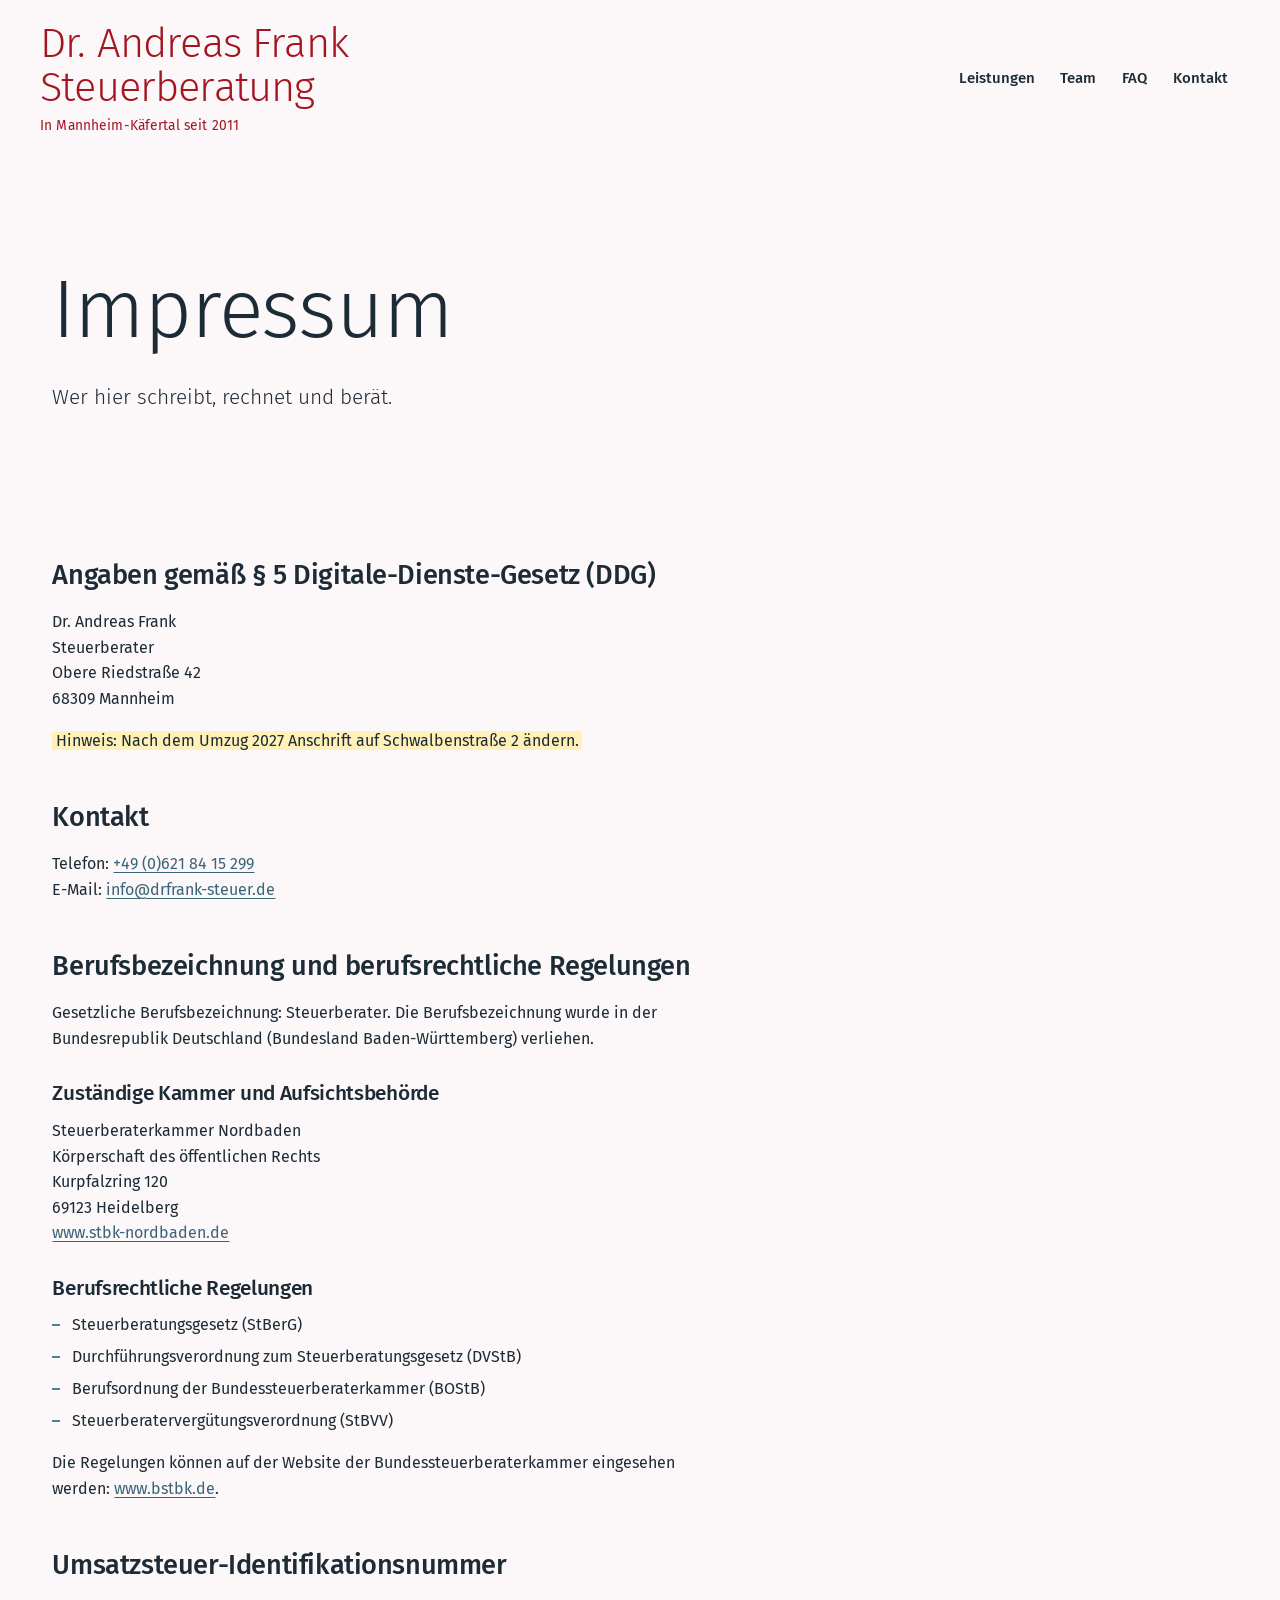
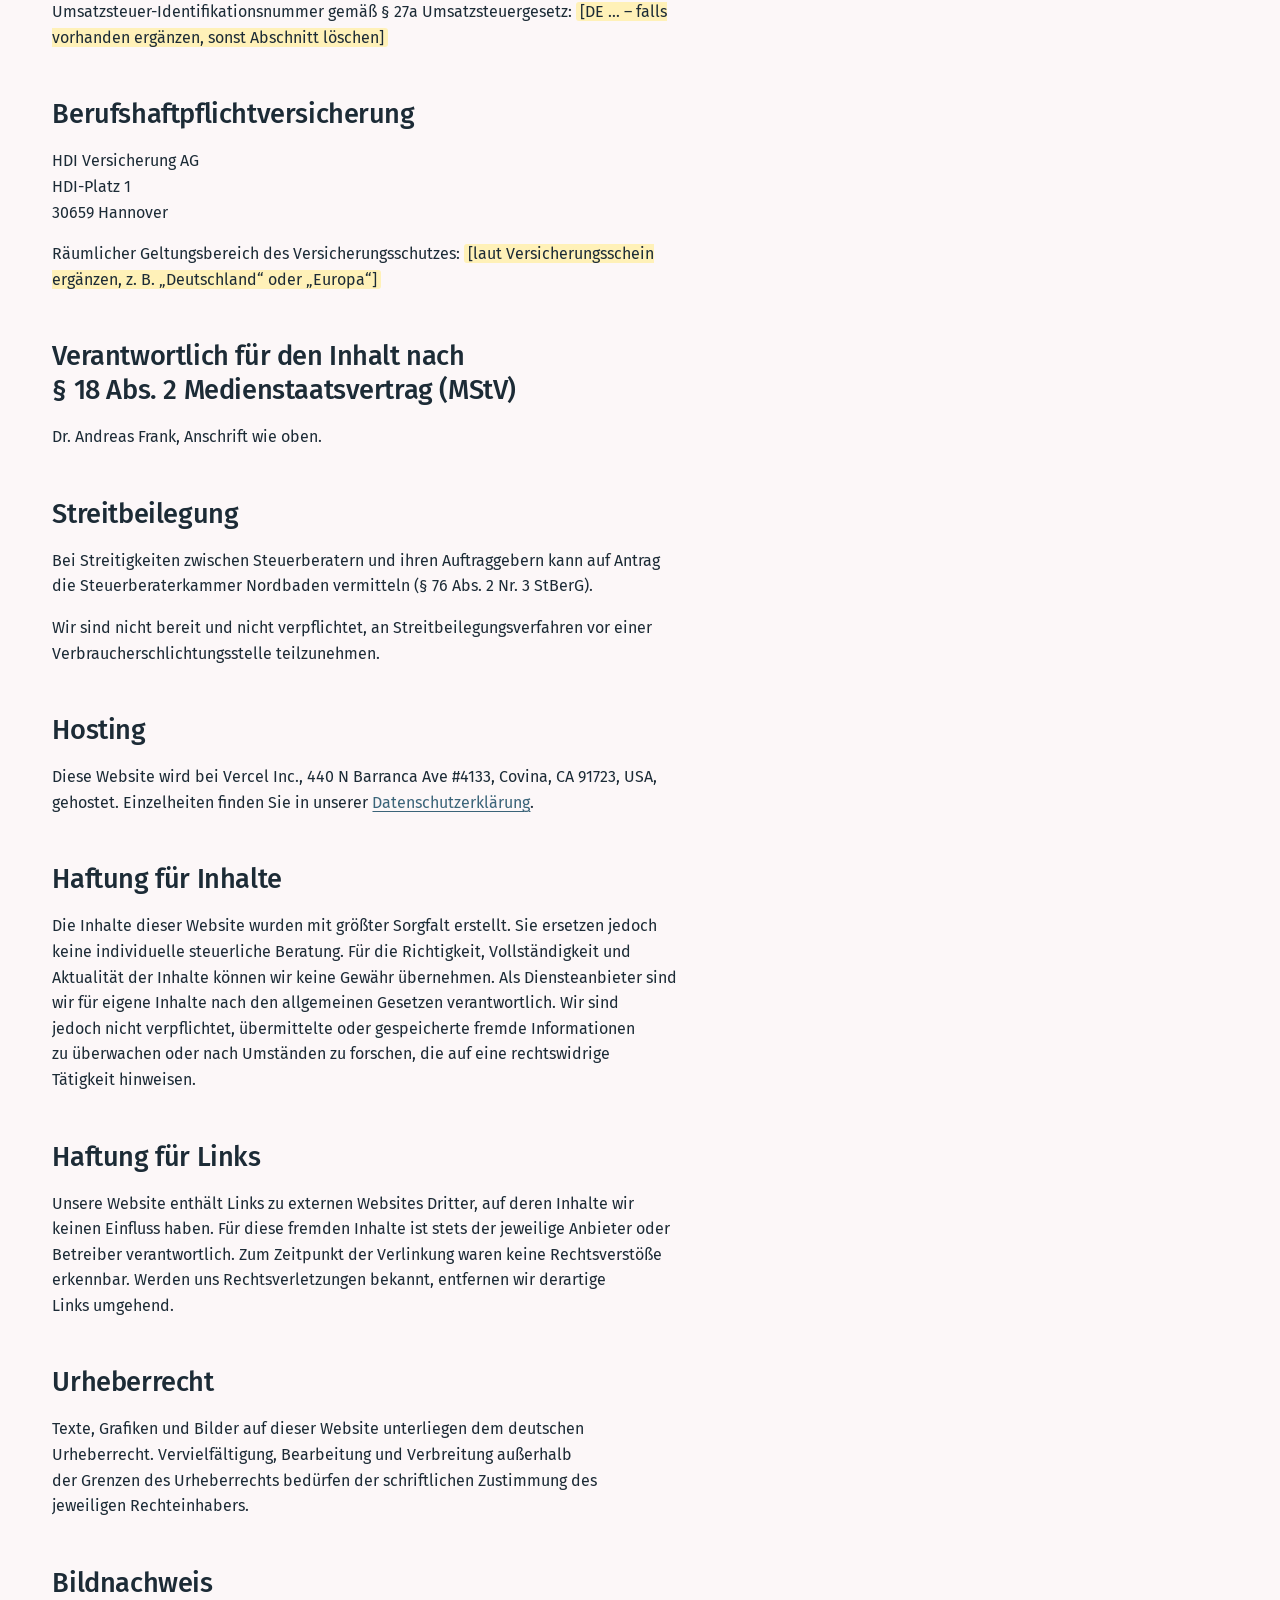
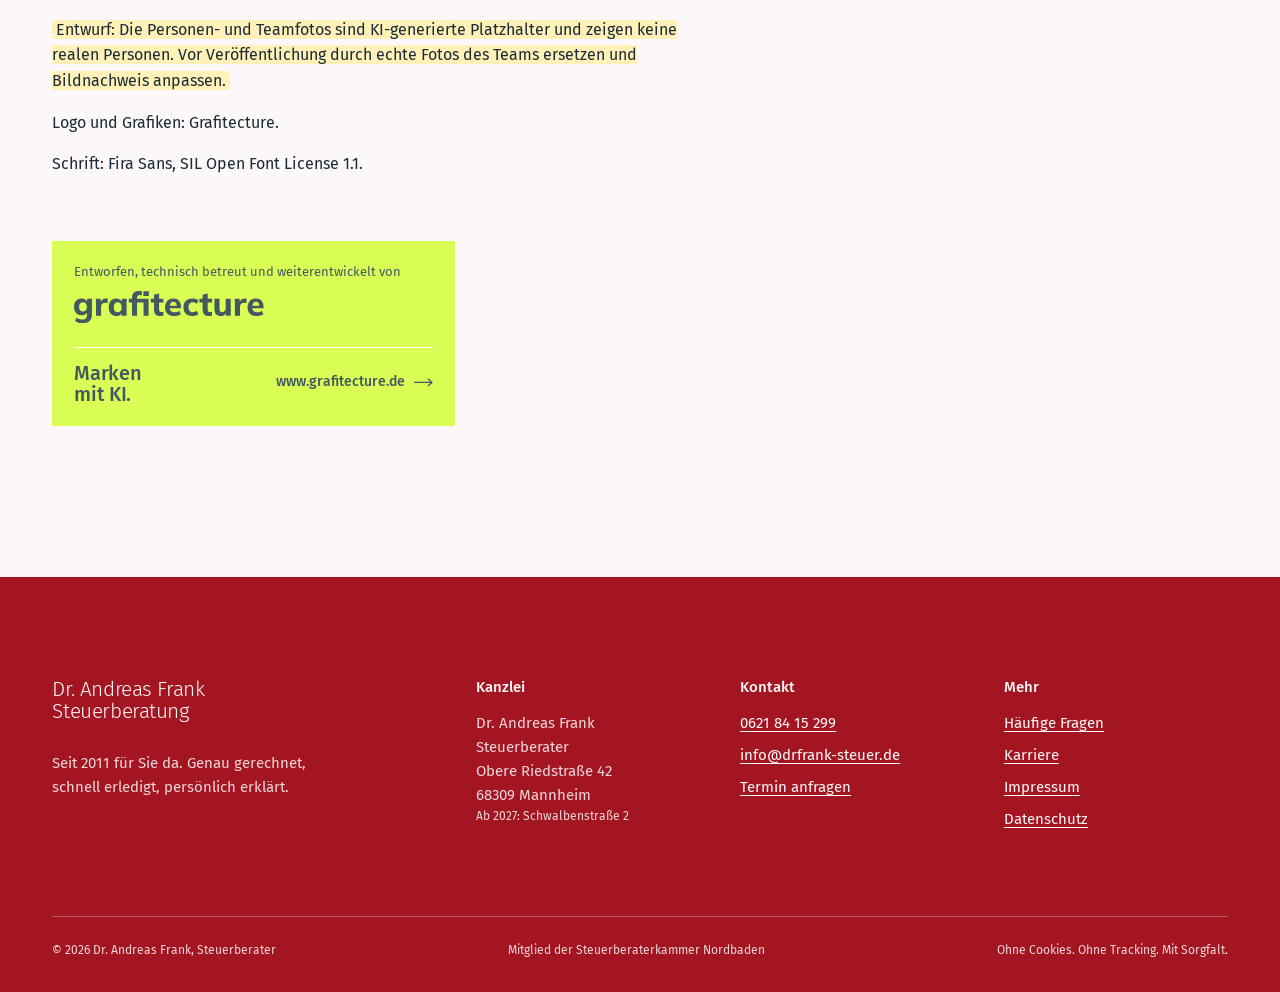
<file: impressum.html>
<!doctype html>
<html lang="de">
<head>
<meta charset="utf-8">
<meta name="viewport" content="width=device-width, initial-scale=1">
<title>Impressum | Dr. Andreas Frank, Steuerberater</title>
<meta name="description" content="Impressum und berufsrechtliche Angaben der Steuerberatungspraxis Dr. Andreas Frank in Mannheim.">
<meta name="robots" content="noindex, follow">
<link rel="canonical" href="https://drfrank-steuer.de/impressum">
<meta name="theme-color" content="#FCF7F8">
<meta name="format-detection" content="telephone=no">
<link rel="preload" href="assets/fonts/FiraSans-Light.woff" as="font" type="font/woff" crossorigin>
<link rel="preload" href="assets/fonts/FiraSans-Regular.woff" as="font" type="font/woff" crossorigin>
<link rel="stylesheet" href="assets/css/style.css?v=3d497ccf">
<script src="assets/js/early.js?v=de8ec58e"></script>
<link rel="icon" href="favicon.svg?v=fcde660d" type="image/svg+xml">
<link rel="icon" href="favicon.ico?v=fcde660d" sizes="32x32">
<link rel="apple-touch-icon" href="apple-touch-icon.png?v=fcde660d">
<link rel="manifest" href="site.webmanifest">
<meta property="og:type" content="website">
<meta property="og:locale" content="de_DE">
<meta property="og:site_name" content="Dr. Andreas Frank, Steuerberater">
<meta property="og:title" content="Impressum | Dr. Andreas Frank, Steuerberater in Mannheim">
<meta property="og:description" content="Steuerberatung in Mannheim-Käfertal seit 2011. Genau gerechnet, schnell erledigt, persönlich erklärt.">
<meta property="og:image" content="https://drfrank-steuer.de/assets/img/og-image.jpg">
<meta property="og:image:width" content="1200">
<meta property="og:image:height" content="630">
<meta name="twitter:card" content="summary_large_image">

</head>
<body>
<svg xmlns="http://www.w3.org/2000/svg" class="sprite" aria-hidden="true" focusable="false">
  <symbol id="i-phone" viewBox="0 0 24 24"><path d="M5.2 3.5h3.3l1.6 4.1-2.1 1.3a11.5 11.5 0 0 0 6.1 6.1l1.3-2.1 4.1 1.6v3.3a2 2 0 0 1-2.1 2A16.2 16.2 0 0 1 3.2 5.6a2 2 0 0 1 2-2.1z"/></symbol>
  <symbol id="i-mail" viewBox="0 0 24 24"><rect x="3" y="5" width="18" height="14" rx="2"/><path d="m3.6 6.6 8.4 6.4 8.4-6.4"/></symbol>
  <symbol id="i-pin" viewBox="0 0 24 24"><path d="M12 21s-6.5-5.6-6.5-11a6.5 6.5 0 0 1 13 0c0 5.4-6.5 11-6.5 11z"/><circle cx="12" cy="10" r="2.4"/></symbol>
  <symbol id="i-video" viewBox="0 0 24 24"><rect x="2.5" y="6" width="13" height="12" rx="2.5"/><path d="m15.5 10.5 6-3.5v10l-6-3.5"/></symbol>
  <symbol id="i-calendar" viewBox="0 0 24 24"><rect x="3.5" y="5" width="17" height="15.5" rx="2"/><path d="M3.5 9.5h17M8 3v4M16 3v4M8 14h2M14 14h2M8 17h2"/></symbol>
  <symbol id="i-menu" viewBox="0 0 24 24"><path d="M4 7h16M4 12h16M4 17h10"/></symbol>
  <symbol id="i-close" viewBox="0 0 24 24"><path d="M6 6l12 12M18 6 6 18"/></symbol>
  <symbol id="i-lupe" viewBox="0 0 24 24"><circle cx="10.5" cy="10.5" r="6.5"/><path d="m15.4 15.4 5.1 5.1"/><path d="m7.7 10.6 1.9 1.9 3.6-3.7"/></symbol>
  <symbol id="i-clock" viewBox="0 0 24 24"><circle cx="12" cy="13.5" r="7.5"/><path d="M12 13.5V9.6M9.5 2.5h5M12 2.5V6M18.4 6.6l1.6-1.6"/></symbol>
  <symbol id="i-spark" viewBox="0 0 24 24"><path d="M11 3.5l1.9 5.4 5.4 1.9-5.4 1.9L11 18.1l-1.9-5.4-5.4-1.9 5.4-1.9z"/><path d="M18.5 14.5l.8 2 2 .8-2 .8-.8 2-.8-2-2-.8 2-.8z"/></symbol>
  <symbol id="i-talk" viewBox="0 0 24 24"><path d="M3.5 4.5h10a2 2 0 0 1 2 2v5.5a2 2 0 0 1-2 2H8.5L5 16.8V14H3.5a2 2 0 0 1-2-2V6.5a2 2 0 0 1 2-2z"/><path d="M18.5 8.5h2a2 2 0 0 1 2 2V16a2 2 0 0 1-2 2H19v2.8L15.5 18H11a2 2 0 0 1-2-1.6"/></symbol>
  <symbol id="i-shield" viewBox="0 0 24 24"><path d="M12 2.8l7.5 3V11c0 4.7-3.2 8.6-7.5 9.9-4.3-1.3-7.5-5.2-7.5-9.9V5.8z"/><path d="m8.7 11.8 2.3 2.3 4.4-4.5"/></symbol>
</svg>

<a class="skip-link" href="#inhalt">Zum Inhalt springen</a>
<header class="site-header" data-header>
  <div class="site-header__bar">
    <a class="brand" href="index.html" aria-label="Dr. Andreas Frank, Steuerberatung Mannheim-Käfertal – zur Startseite">
      <span class="brand__name">Dr. Andreas Frank</span><span class="brand__sub">Steuerberatung</span><span class="brand__tag">In Mannheim-Käfertal seit 2011</span>
    </a>
    <nav class="nav" id="hauptnavigation" aria-label="Hauptnavigation">
      <ul>
        <li><a href="index.html#leistungen">Leistungen</a></li>
        <li><a href="index.html#team">Team</a></li>
        <li><a href="faq.html">FAQ</a></li>
        <li><a href="index.html#kontakt">Kontakt</a></li>
      </ul>
    </nav>
    <button class="nav-toggle" type="button" aria-controls="hauptnavigation" aria-expanded="false" data-nav-toggle>
      <span class="visually-hidden">Menü öffnen</span>
      <svg class="icon" aria-hidden="true"><use href="#i-menu"/></svg>
    </button>
  </div>
</header>


<main id="inhalt">
  <section class="page-hero" aria-labelledby="impressum-title">
    <div class="wrap">
      <h1 id="impressum-title">Impressum</h1>
      <p class="lead">Wer hier schreibt, rechnet und berät.</p>
    </div>
  </section>

  <div class="wrap page-body">
    <article class="legal">
      <h2>Angaben gemäß §&nbsp;5 Digitale-Dienste-Gesetz (DDG)</h2>
      <address>
        Dr. Andreas Frank<br>
        Steuerberater<br>
        Obere Riedstraße 42<br>
        68309 Mannheim
      </address>
      <p><mark class="todo">Hinweis: Nach dem Umzug 2027 Anschrift auf Schwalbenstraße 2 ändern.</mark></p>

      <h2>Kontakt</h2>
      <p>Telefon: <a href="tel:+496218415299">+49 (0)621 84 15 299</a><br>
      E-Mail: <a href="mailto:info@drfrank-steuer.de">info@drfrank-steuer.de</a></p>

      <h2>Berufsbezeichnung und berufsrechtliche Regelungen</h2>
      <p>Gesetzliche Berufsbezeichnung: Steuerberater. Die Berufsbezeichnung wurde in der Bundesrepublik Deutschland (Bundesland Baden-Württemberg) verliehen.</p>
      <h3>Zuständige Kammer und Aufsichtsbehörde</h3>
      <address>
        Steuerberaterkammer Nordbaden<br>
        Körperschaft des öffentlichen Rechts<br>
        Kurpfalzring 120<br>
        69123 Heidelberg<br>
        <a href="https://www.stbk-nordbaden.de" rel="noopener">www.stbk-nordbaden.de</a>
      </address>
      <h3>Berufsrechtliche Regelungen</h3>
      <ul>
        <li>Steuerberatungsgesetz (StBerG)</li>
        <li>Durchführungsverordnung zum Steuerberatungsgesetz (DVStB)</li>
        <li>Berufsordnung der Bundessteuerberaterkammer (BOStB)</li>
        <li>Steuerberatervergütungsverordnung (StBVV)</li>
      </ul>
      <p>Die Regelungen können auf der Website der Bundessteuerberaterkammer eingesehen werden: <a href="https://www.bstbk.de" rel="noopener">www.bstbk.de</a>.</p>

      <h2>Umsatzsteuer-Identifikationsnummer</h2>
      <p>Umsatzsteuer-Identifikationsnummer gemäß §&nbsp;27a Umsatzsteuergesetz: <mark class="todo">[DE … – falls vorhanden ergänzen, sonst Abschnitt löschen]</mark></p>

      <h2>Berufshaftpflichtversicherung</h2>
      <address>
        HDI Versicherung AG<br>
        HDI-Platz 1<br>
        30659 Hannover
      </address>
      <p>Räumlicher Geltungsbereich des Versicherungsschutzes: <mark class="todo">[laut Versicherungsschein ergänzen, z. B. „Deutschland“ oder „Europa“]</mark></p>

      <h2>Verantwortlich für den Inhalt nach §&nbsp;18 Abs. 2 Medienstaatsvertrag (MStV)</h2>
      <p>Dr. Andreas Frank, Anschrift wie oben.</p>

      <h2>Streitbeilegung</h2>
      <p>Bei Streitigkeiten zwischen Steuerberatern und ihren Auftraggebern kann auf Antrag die Steuerberaterkammer Nordbaden vermitteln (§&nbsp;76 Abs. 2 Nr. 3 StBerG).</p>
      <p>Wir sind nicht bereit und nicht verpflichtet, an Streitbeilegungsverfahren vor einer Verbraucherschlichtungsstelle teilzunehmen.</p>

      <h2>Hosting</h2>
      <p>Diese Website wird bei Vercel Inc., 440 N Barranca Ave #4133, Covina, CA 91723, USA, gehostet. Einzelheiten finden Sie in unserer <a href="datenschutz.html">Datenschutzerklärung</a>.</p>

      <h2>Haftung für Inhalte</h2>
      <p>Die Inhalte dieser Website wurden mit größter Sorgfalt erstellt. Sie ersetzen jedoch keine individuelle steuerliche Beratung. Für die Richtigkeit, Vollständigkeit und Aktualität der Inhalte können wir keine Gewähr übernehmen. Als Diensteanbieter sind wir für eigene Inhalte nach den allgemeinen Gesetzen verantwortlich. Wir sind jedoch nicht verpflichtet, übermittelte oder gespeicherte fremde Informationen zu überwachen oder nach Umständen zu forschen, die auf eine rechtswidrige Tätigkeit hinweisen.</p>

      <h2>Haftung für Links</h2>
      <p>Unsere Website enthält Links zu externen Websites Dritter, auf deren Inhalte wir keinen Einfluss haben. Für diese fremden Inhalte ist stets der jeweilige Anbieter oder Betreiber verantwortlich. Zum Zeitpunkt der Verlinkung waren keine Rechtsverstöße erkennbar. Werden uns Rechtsverletzungen bekannt, entfernen wir derartige Links umgehend.</p>

      <h2>Urheberrecht</h2>
      <p>Texte, Grafiken und Bilder auf dieser Website unterliegen dem deutschen Urheberrecht. Vervielfältigung, Bearbeitung und Verbreitung außerhalb der Grenzen des Urheberrechts bedürfen der schriftlichen Zustimmung des jeweiligen Rechteinhabers.</p>

      <h2>Bildnachweis</h2>
      <p><mark class="todo">Entwurf: Die Personen- und Teamfotos sind KI-generierte Platzhalter und zeigen keine realen Personen. Vor Veröffentlichung durch echte Fotos des Teams ersetzen und Bildnachweis anpassen.</mark></p>
      <p>Logo und Grafiken: Grafitecture.</p>
      <p>Schrift: Fira Sans, SIL Open Font License 1.1.</p>
      <!-- Grafitecture-Feld (de) · Kit v1.2 · ganz unten in Impressum und Datenschutz einfügen; CSS: grafitecture-credit.css -->
      <aside class="gt-credit" lang="de" aria-label="Über diese Website"><div class="gt-credit__in"><p class="gt-credit__by"><span class="gt-credit__lead">Entworfen, technisch betreut und weiterentwickelt von</span> <span class="gt-credit__logo"><svg xmlns="http://www.w3.org/2000/svg" viewBox="71 382.39 453.28 77.12" role="img" aria-label="Grafitecture" focusable="false"><title>Grafitecture</title><g fill="currentColor"><path d="M92.28,459.51c-3.84,0-7.31-.39-10.4-1.16-3.09-.77-5.81-1.93-8.16-3.48l2.4-8.64c1.44.96,3.01,1.75,4.72,2.36,1.71.61,3.45,1.08,5.24,1.4,1.79.32,3.53.48,5.24.48,3.57,0,6.24-.85,8-2.56,1.76-1.71,2.64-4.16,2.64-7.36v-8.4h.72c-.85,2.61-2.53,4.67-5.04,6.16-2.51,1.49-5.39,2.24-8.64,2.24-3.63,0-6.79-.81-9.48-2.44-2.69-1.63-4.79-3.96-6.28-7-1.49-3.04-2.24-6.61-2.24-10.72s.75-7.68,2.24-10.72c1.49-3.04,3.59-5.37,6.28-7,2.69-1.63,5.85-2.44,9.48-2.44,3.25,0,6.12.75,8.6,2.24,2.48,1.49,4.15,3.52,5,6.08l-.64-.32.8-7.12h11.68c-.21,1.71-.37,3.44-.48,5.2-.11,1.76-.16,3.52-.16,5.28v27.52c0,6.61-1.84,11.67-5.52,15.16-3.68,3.49-9.01,5.24-16,5.24ZM92.52,431.51c2.83,0,5.08-.96,6.76-2.88,1.68-1.92,2.52-4.67,2.52-8.24s-.84-6.32-2.52-8.24c-1.68-1.92-3.93-2.88-6.76-2.88s-5.16.96-6.84,2.88c-1.68,1.92-2.52,4.67-2.52,8.24s.84,6.32,2.52,8.24c1.68,1.92,3.96,2.88,6.84,2.88Z"/><path d="M123.56,441.59v-29.76c0-1.81-.04-3.63-.12-5.44-.08-1.81-.25-3.57-.52-5.28h11.68l1.44,11.68-1.92.08c.53-2.88,1.4-5.25,2.6-7.12,1.2-1.87,2.69-3.25,4.48-4.16,1.79-.91,3.8-1.36,6.04-1.36,1.12,0,1.96.04,2.52.12.56.08,1.16.25,1.8.52l-.16,10.56c-1.12-.48-2.07-.79-2.84-.92-.77-.13-1.72-.2-2.84-.2-2.24,0-4.12.43-5.64,1.28-1.52.85-2.61,2.12-3.28,3.8-.67,1.68-1,3.67-1,5.96v20.24h-12.24Z"/><path d="M171.88,442.38c-3.52,0-6.63-.83-9.32-2.48-2.69-1.65-4.77-4.08-6.24-7.28-1.47-3.2-2.2-6.99-2.2-11.36s.75-8.13,2.24-11.28c1.49-3.15,3.57-5.56,6.24-7.24,2.67-1.68,5.76-2.52,9.28-2.52,3.25,0,6.17.8,8.76,2.4,2.59,1.6,4.31,3.71,5.16,6.32h-.96l.96-7.84h11.6c-.21,1.71-.37,3.44-.48,5.2-.11,1.76-.16,3.52-.16,5.28v30h-12l-.08-7.6h.96c-.85,2.56-2.56,4.6-5.12,6.12s-5.44,2.28-8.64,2.28ZM175.56,433.34c2.77,0,5.01-.97,6.72-2.92,1.71-1.95,2.56-5,2.56-9.16s-.85-7.13-2.56-9.08c-1.71-1.95-3.95-2.92-6.72-2.92s-5.01.97-6.72,2.92c-1.71,1.95-2.56,4.97-2.56,9.08s.84,7.21,2.52,9.16c1.68,1.95,3.93,2.92,6.76,2.92Z"/><path d="M209.72,441.59v-31.6h-7.68v-8.88h11.12l-3.44,3.04v-5.84c0-5.23,1.36-9.19,4.08-11.88,2.72-2.69,6.67-4.04,11.84-4.04,1.23,0,2.56.08,4,.24s2.69.45,3.76.88v9.36c-.8-.27-1.67-.47-2.6-.6-.93-.13-1.88-.2-2.84-.2-1.81,0-3.31.49-4.48,1.48-1.17.99-1.76,2.73-1.76,5.24v4.24l-1.76-1.92h29.44v40.48h-12.08v-31.6h-15.52v31.6h-12.08ZM236.92,394.38v-11.28h13.04v11.28h-13.04Z"/><path d="M278.28,442.38c-5.28,0-9.25-1.31-11.92-3.92-2.67-2.61-4-6.59-4-11.92v-16.56h-7.68v-8.88h7.68v-10l12.08-2.96v12.96h10.4v8.88h-10.4v16c0,2.56.53,4.32,1.6,5.28,1.07.96,2.45,1.44,4.16,1.44.96,0,1.79-.08,2.48-.24.69-.16,1.39-.37,2.08-.64v9.44c-1.01.43-2.08.72-3.2.88-1.12.16-2.21.24-3.28.24Z"/><path d="M311,442.38c-7.04,0-12.53-1.88-16.48-5.64-3.95-3.76-5.92-8.92-5.92-15.48,0-4.16.84-7.81,2.52-10.96,1.68-3.15,4.03-5.61,7.04-7.4,3.01-1.79,6.55-2.68,10.6-2.68s7.4.85,10.04,2.56c2.64,1.71,4.65,4.09,6.04,7.16,1.38,3.07,2.08,6.63,2.08,10.68v2.8h-28.4v-5.92h19.68l-1.36,1.12c0-3.41-.7-5.99-2.08-7.72-1.39-1.73-3.36-2.6-5.92-2.6-2.88,0-5.08,1.04-6.6,3.12s-2.28,5.07-2.28,8.96v1.2c0,4,.99,6.96,2.96,8.88s4.77,2.88,8.4,2.88c2.24,0,4.33-.28,6.28-.84,1.95-.56,3.8-1.45,5.56-2.68l3.28,8c-1.92,1.44-4.21,2.56-6.88,3.36-2.67.8-5.52,1.2-8.56,1.2Z"/><path d="M354.12,442.38c-4.27,0-8.04-.84-11.32-2.52-3.28-1.68-5.8-4.12-7.56-7.32-1.76-3.2-2.64-6.99-2.64-11.36s.89-8.13,2.68-11.28c1.79-3.15,4.29-5.55,7.52-7.2,3.23-1.65,7-2.48,11.32-2.48,2.72,0,5.39.39,8,1.16,2.61.77,4.69,1.91,6.24,3.4l-3.44,8.32c-1.33-1.17-2.87-2.08-4.6-2.72-1.73-.64-3.43-.96-5.08-.96-3.25,0-5.79,1-7.6,3-1.81,2-2.72,4.92-2.72,8.76s.91,6.8,2.72,8.88c1.81,2.08,4.35,3.12,7.6,3.12,1.65,0,3.33-.32,5.04-.96,1.71-.64,3.25-1.55,4.64-2.72l3.44,8.32c-1.6,1.44-3.71,2.56-6.32,3.36-2.61.8-5.25,1.2-7.92,1.2Z"/><path d="M394.52,442.38c-5.28,0-9.25-1.31-11.92-3.92-2.67-2.61-4-6.59-4-11.92v-16.56h-7.68v-8.88h7.68v-10l12.08-2.96v12.96h10.4v8.88h-10.4v16c0,2.56.53,4.32,1.6,5.28,1.07.96,2.45,1.44,4.16,1.44.96,0,1.79-.08,2.48-.24.69-.16,1.39-.37,2.08-.64v9.44c-1.01.43-2.08.72-3.2.88s-2.21.24-3.28.24Z"/><path d="M421.95,442.38c-5.07,0-8.84-1.39-11.32-4.16-2.48-2.77-3.72-7.01-3.72-12.72v-24.4h12.08v24.32c0,2.61.55,4.53,1.64,5.76,1.09,1.23,2.71,1.84,4.84,1.84,2.4,0,4.39-.84,5.96-2.52,1.57-1.68,2.36-3.91,2.36-6.68v-22.72h12.08v40.48h-11.84v-7.76h1.28c-1.28,2.77-3.05,4.89-5.32,6.36-2.27,1.47-4.95,2.2-8.04,2.2Z"/><path d="M455.72,441.59v-29.76c0-1.81-.04-3.63-.12-5.44-.08-1.81-.25-3.57-.52-5.28h11.68l1.44,11.68-1.92.08c.53-2.88,1.4-5.25,2.6-7.12,1.2-1.87,2.69-3.25,4.48-4.16,1.79-.91,3.8-1.36,6.04-1.36,1.12,0,1.96.04,2.52.12.56.08,1.16.25,1.8.52l-.16,10.56c-1.12-.48-2.07-.79-2.84-.92-.77-.13-1.72-.2-2.84-.2-2.24,0-4.12.43-5.64,1.28-1.52.85-2.61,2.12-3.28,3.8-.67,1.68-1,3.67-1,5.96v20.24h-12.24Z"/><path d="M508.36,442.38c-7.04,0-12.53-1.88-16.48-5.64-3.95-3.76-5.92-8.92-5.92-15.48,0-4.16.84-7.81,2.52-10.96,1.68-3.15,4.03-5.61,7.04-7.4,3.01-1.79,6.55-2.68,10.6-2.68s7.4.85,10.04,2.56c2.64,1.71,4.65,4.09,6.04,7.16,1.39,3.07,2.08,6.63,2.08,10.68v2.8h-28.4v-5.92h19.68l-1.36,1.12c0-3.41-.69-5.99-2.08-7.72-1.39-1.73-3.36-2.6-5.92-2.6-2.88,0-5.08,1.04-6.6,3.12-1.52,2.08-2.28,5.07-2.28,8.96v1.2c0,4,.99,6.96,2.96,8.88,1.97,1.92,4.77,2.88,8.4,2.88,2.24,0,4.33-.28,6.28-.84,1.95-.56,3.8-1.45,5.56-2.68l3.28,8c-1.92,1.44-4.21,2.56-6.88,3.36-2.67.8-5.52,1.2-8.56,1.2Z"/></g></svg></span></p><div class="gt-credit__foot"><p class="gt-credit__claim">Marken<br>mit KI.</p><p class="gt-credit__go"><a class="gt-credit__link" href="https://www.grafitecture.de/" target="_blank" rel="noopener"><span>www.grafitecture.de</span><span class="gt-credit__sr"> (öffnet in neuem Fenster)</span><svg class="gt-credit__arrow" viewBox="0 0 22 10" aria-hidden="true" focusable="false"><path d="M0 5h20.5M16 .8 20.5 5 16 9.2" fill="none" stroke="currentColor" stroke-width="1.5"/></svg></a></p></div></div></aside>
    </article>
  </div>
</main>

<footer class="site-footer">
  <div class="wrap">
    <div class="footer__grid">
      <div class="footer__brand">
        <p class="footer__name">Dr. Andreas Frank</p><p class="footer__sub">Steuerberatung</p>
        <p class="footer__claim">Seit 2011 für Sie da. Genau gerechnet, schnell erledigt, persönlich erklärt.</p>
      </div>
      <div>
        <h2>Kanzlei</h2>
        <address>
          Dr. Andreas Frank<br>Steuerberater<br>Obere Riedstraße 42<br>68309 Mannheim
        </address>
        <p class="small">Ab 2027: Schwalbenstraße 2</p>
      </div>
      <div>
        <h2>Kontakt</h2>
        <ul>
          <li><a href="tel:+496218415299">0621 84 15 299</a></li>
          <li><a href="mailto:info@drfrank-steuer.de">info@drfrank-steuer.de</a></li>
          <li><a href="index.html#kontakt">Termin anfragen</a></li>
        </ul>
      </div>
      <div>
        <h2>Mehr</h2>
        <ul>
          <li><a href="faq.html">Häufige Fragen</a></li>
          <li><a href="index.html#karriere">Karriere</a></li>
          <li><a href="impressum.html">Impressum</a></li>
          <li><a href="datenschutz.html">Datenschutz</a></li>
        </ul>
      </div>
    </div>
    <div class="footer__bottom">
      <span>© 2026 Dr. Andreas Frank, Steuerberater</span>
      <span>Mitglied der Steuerberaterkammer Nordbaden</span>
      <span>Ohne Cookies. Ohne Tracking. Mit Sorgfalt.</span>
    </div>
  </div>
</footer>
<div class="action-bar" aria-label="Schnellkontakt">
  <a class="btn btn--light" href="tel:+496218415299"><svg class="icon" aria-hidden="true"><use href="#i-phone"/></svg>Anrufen</a>
  <a class="btn btn--primary" href="index.html#kontakt">Termin anfragen</a>
</div>
<script src="assets/js/main.js?v=6aa40486" defer></script>

</body>
</html>
</file>
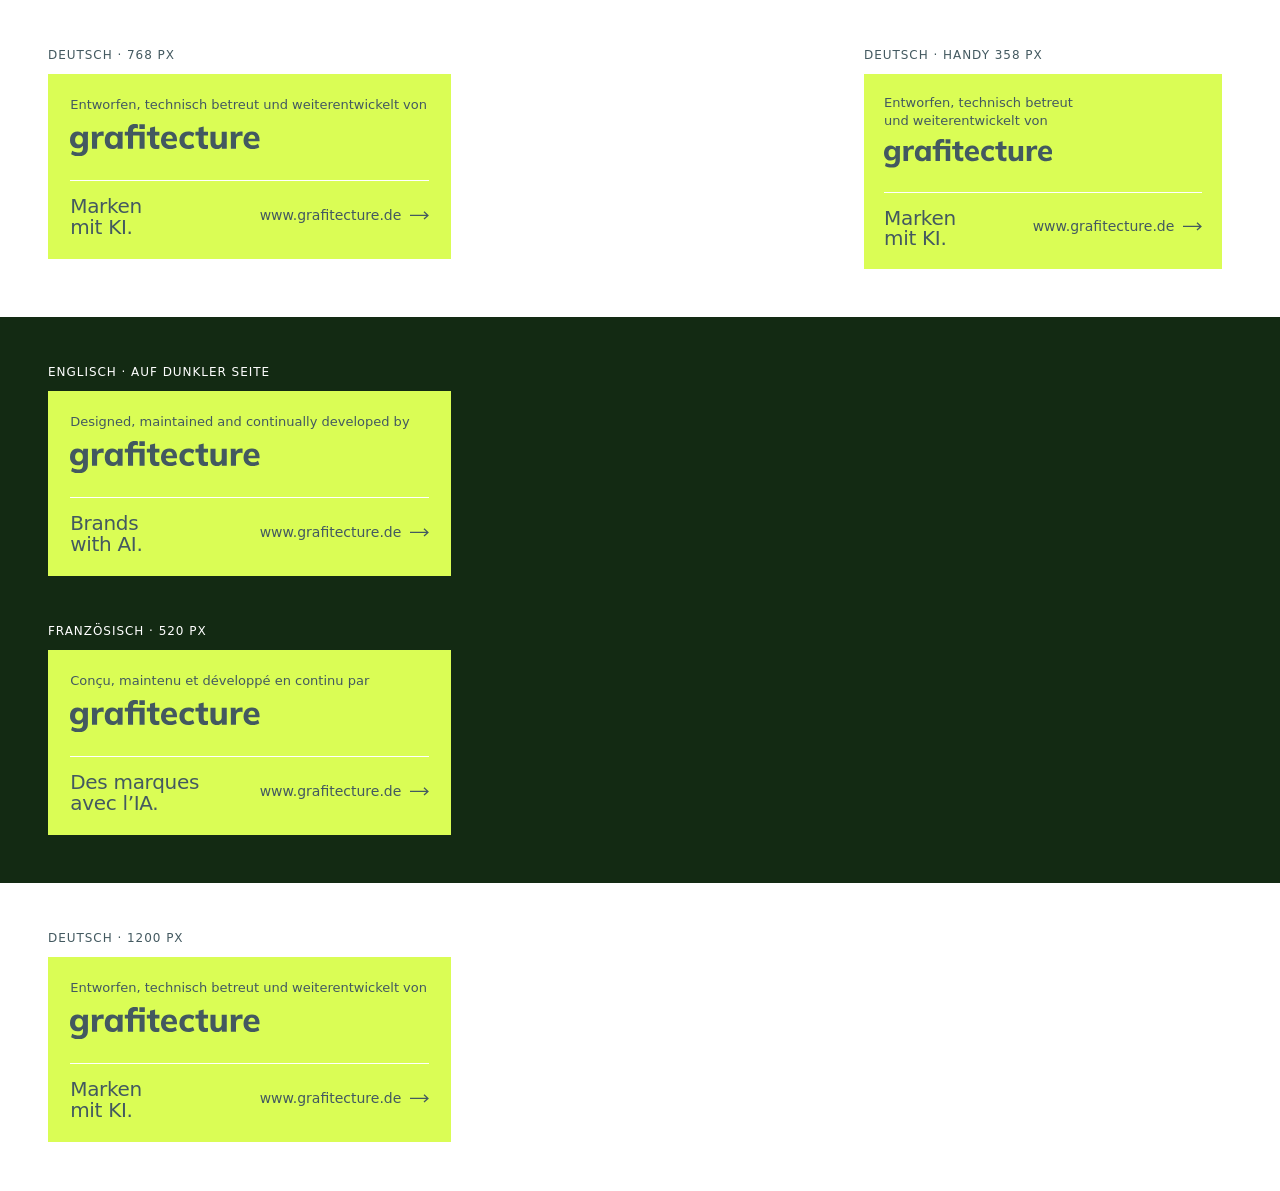
<file: kit/grafitecture-credit/demo.html>
<!doctype html>
<html lang="de">
<meta charset="utf-8">
<meta name="viewport" content="width=device-width, initial-scale=1">
<meta name="robots" content="noindex">
<title>Grafitecture-Feld · Vorschau</title>
<link rel="stylesheet" href="grafitecture-credit.css">
<style>
  body { margin: 0; font-family: system-ui, sans-serif; color: #435960; background: #fff; }
  section { display: flex; flex-wrap: wrap; gap: 48px; align-items: flex-start; padding: 48px; }
  section.dark { background: #132a13; color: #fff; }
  figure { margin: 0; --gt-credit-space: 0; }
  figcaption { margin-bottom: 12px; font-size: 12px; letter-spacing: .08em; text-transform: uppercase; }
</style>
<section><figure style="width:min(768px,100%)"><figcaption>Deutsch · 768 px</figcaption><aside class="gt-credit" lang="de" aria-label="Über diese Website"><div class="gt-credit__in"><p class="gt-credit__by"><span class="gt-credit__lead">Entworfen, technisch betreut und weiterentwickelt von</span> <span class="gt-credit__logo"><svg xmlns="http://www.w3.org/2000/svg" viewBox="71 382.39 453.28 77.12" role="img" aria-label="Grafitecture" focusable="false"><title>Grafitecture</title><g fill="currentColor"><path d="M92.28,459.51c-3.84,0-7.31-.39-10.4-1.16-3.09-.77-5.81-1.93-8.16-3.48l2.4-8.64c1.44.96,3.01,1.75,4.72,2.36,1.71.61,3.45,1.08,5.24,1.4,1.79.32,3.53.48,5.24.48,3.57,0,6.24-.85,8-2.56,1.76-1.71,2.64-4.16,2.64-7.36v-8.4h.72c-.85,2.61-2.53,4.67-5.04,6.16-2.51,1.49-5.39,2.24-8.64,2.24-3.63,0-6.79-.81-9.48-2.44-2.69-1.63-4.79-3.96-6.28-7-1.49-3.04-2.24-6.61-2.24-10.72s.75-7.68,2.24-10.72c1.49-3.04,3.59-5.37,6.28-7,2.69-1.63,5.85-2.44,9.48-2.44,3.25,0,6.12.75,8.6,2.24,2.48,1.49,4.15,3.52,5,6.08l-.64-.32.8-7.12h11.68c-.21,1.71-.37,3.44-.48,5.2-.11,1.76-.16,3.52-.16,5.28v27.52c0,6.61-1.84,11.67-5.52,15.16-3.68,3.49-9.01,5.24-16,5.24ZM92.52,431.51c2.83,0,5.08-.96,6.76-2.88,1.68-1.92,2.52-4.67,2.52-8.24s-.84-6.32-2.52-8.24c-1.68-1.92-3.93-2.88-6.76-2.88s-5.16.96-6.84,2.88c-1.68,1.92-2.52,4.67-2.52,8.24s.84,6.32,2.52,8.24c1.68,1.92,3.96,2.88,6.84,2.88Z"/><path d="M123.56,441.59v-29.76c0-1.81-.04-3.63-.12-5.44-.08-1.81-.25-3.57-.52-5.28h11.68l1.44,11.68-1.92.08c.53-2.88,1.4-5.25,2.6-7.12,1.2-1.87,2.69-3.25,4.48-4.16,1.79-.91,3.8-1.36,6.04-1.36,1.12,0,1.96.04,2.52.12.56.08,1.16.25,1.8.52l-.16,10.56c-1.12-.48-2.07-.79-2.84-.92-.77-.13-1.72-.2-2.84-.2-2.24,0-4.12.43-5.64,1.28-1.52.85-2.61,2.12-3.28,3.8-.67,1.68-1,3.67-1,5.96v20.24h-12.24Z"/><path d="M171.88,442.38c-3.52,0-6.63-.83-9.32-2.48-2.69-1.65-4.77-4.08-6.24-7.28-1.47-3.2-2.2-6.99-2.2-11.36s.75-8.13,2.24-11.28c1.49-3.15,3.57-5.56,6.24-7.24,2.67-1.68,5.76-2.52,9.28-2.52,3.25,0,6.17.8,8.76,2.4,2.59,1.6,4.31,3.71,5.16,6.32h-.96l.96-7.84h11.6c-.21,1.71-.37,3.44-.48,5.2-.11,1.76-.16,3.52-.16,5.28v30h-12l-.08-7.6h.96c-.85,2.56-2.56,4.6-5.12,6.12s-5.44,2.28-8.64,2.28ZM175.56,433.34c2.77,0,5.01-.97,6.72-2.92,1.71-1.95,2.56-5,2.56-9.16s-.85-7.13-2.56-9.08c-1.71-1.95-3.95-2.92-6.72-2.92s-5.01.97-6.72,2.92c-1.71,1.95-2.56,4.97-2.56,9.08s.84,7.21,2.52,9.16c1.68,1.95,3.93,2.92,6.76,2.92Z"/><path d="M209.72,441.59v-31.6h-7.68v-8.88h11.12l-3.44,3.04v-5.84c0-5.23,1.36-9.19,4.08-11.88,2.72-2.69,6.67-4.04,11.84-4.04,1.23,0,2.56.08,4,.24s2.69.45,3.76.88v9.36c-.8-.27-1.67-.47-2.6-.6-.93-.13-1.88-.2-2.84-.2-1.81,0-3.31.49-4.48,1.48-1.17.99-1.76,2.73-1.76,5.24v4.24l-1.76-1.92h29.44v40.48h-12.08v-31.6h-15.52v31.6h-12.08ZM236.92,394.38v-11.28h13.04v11.28h-13.04Z"/><path d="M278.28,442.38c-5.28,0-9.25-1.31-11.92-3.92-2.67-2.61-4-6.59-4-11.92v-16.56h-7.68v-8.88h7.68v-10l12.08-2.96v12.96h10.4v8.88h-10.4v16c0,2.56.53,4.32,1.6,5.28,1.07.96,2.45,1.44,4.16,1.44.96,0,1.79-.08,2.48-.24.69-.16,1.39-.37,2.08-.64v9.44c-1.01.43-2.08.72-3.2.88-1.12.16-2.21.24-3.28.24Z"/><path d="M311,442.38c-7.04,0-12.53-1.88-16.48-5.64-3.95-3.76-5.92-8.92-5.92-15.48,0-4.16.84-7.81,2.52-10.96,1.68-3.15,4.03-5.61,7.04-7.4,3.01-1.79,6.55-2.68,10.6-2.68s7.4.85,10.04,2.56c2.64,1.71,4.65,4.09,6.04,7.16,1.38,3.07,2.08,6.63,2.08,10.68v2.8h-28.4v-5.92h19.68l-1.36,1.12c0-3.41-.7-5.99-2.08-7.72-1.39-1.73-3.36-2.6-5.92-2.6-2.88,0-5.08,1.04-6.6,3.12s-2.28,5.07-2.28,8.96v1.2c0,4,.99,6.96,2.96,8.88s4.77,2.88,8.4,2.88c2.24,0,4.33-.28,6.28-.84,1.95-.56,3.8-1.45,5.56-2.68l3.28,8c-1.92,1.44-4.21,2.56-6.88,3.36-2.67.8-5.52,1.2-8.56,1.2Z"/><path d="M354.12,442.38c-4.27,0-8.04-.84-11.32-2.52-3.28-1.68-5.8-4.12-7.56-7.32-1.76-3.2-2.64-6.99-2.64-11.36s.89-8.13,2.68-11.28c1.79-3.15,4.29-5.55,7.52-7.2,3.23-1.65,7-2.48,11.32-2.48,2.72,0,5.39.39,8,1.16,2.61.77,4.69,1.91,6.24,3.4l-3.44,8.32c-1.33-1.17-2.87-2.08-4.6-2.72-1.73-.64-3.43-.96-5.08-.96-3.25,0-5.79,1-7.6,3-1.81,2-2.72,4.92-2.72,8.76s.91,6.8,2.72,8.88c1.81,2.08,4.35,3.12,7.6,3.12,1.65,0,3.33-.32,5.04-.96,1.71-.64,3.25-1.55,4.64-2.72l3.44,8.32c-1.6,1.44-3.71,2.56-6.32,3.36-2.61.8-5.25,1.2-7.92,1.2Z"/><path d="M394.52,442.38c-5.28,0-9.25-1.31-11.92-3.92-2.67-2.61-4-6.59-4-11.92v-16.56h-7.68v-8.88h7.68v-10l12.08-2.96v12.96h10.4v8.88h-10.4v16c0,2.56.53,4.32,1.6,5.28,1.07.96,2.45,1.44,4.16,1.44.96,0,1.79-.08,2.48-.24.69-.16,1.39-.37,2.08-.64v9.44c-1.01.43-2.08.72-3.2.88s-2.21.24-3.28.24Z"/><path d="M421.95,442.38c-5.07,0-8.84-1.39-11.32-4.16-2.48-2.77-3.72-7.01-3.72-12.72v-24.4h12.08v24.32c0,2.61.55,4.53,1.64,5.76,1.09,1.23,2.71,1.84,4.84,1.84,2.4,0,4.39-.84,5.96-2.52,1.57-1.68,2.36-3.91,2.36-6.68v-22.72h12.08v40.48h-11.84v-7.76h1.28c-1.28,2.77-3.05,4.89-5.32,6.36-2.27,1.47-4.95,2.2-8.04,2.2Z"/><path d="M455.72,441.59v-29.76c0-1.81-.04-3.63-.12-5.44-.08-1.81-.25-3.57-.52-5.28h11.68l1.44,11.68-1.92.08c.53-2.88,1.4-5.25,2.6-7.12,1.2-1.87,2.69-3.25,4.48-4.16,1.79-.91,3.8-1.36,6.04-1.36,1.12,0,1.96.04,2.52.12.56.08,1.16.25,1.8.52l-.16,10.56c-1.12-.48-2.07-.79-2.84-.92-.77-.13-1.72-.2-2.84-.2-2.24,0-4.12.43-5.64,1.28-1.52.85-2.61,2.12-3.28,3.8-.67,1.68-1,3.67-1,5.96v20.24h-12.24Z"/><path d="M508.36,442.38c-7.04,0-12.53-1.88-16.48-5.64-3.95-3.76-5.92-8.92-5.92-15.48,0-4.16.84-7.81,2.52-10.96,1.68-3.15,4.03-5.61,7.04-7.4,3.01-1.79,6.55-2.68,10.6-2.68s7.4.85,10.04,2.56c2.64,1.71,4.65,4.09,6.04,7.16,1.39,3.07,2.08,6.63,2.08,10.68v2.8h-28.4v-5.92h19.68l-1.36,1.12c0-3.41-.69-5.99-2.08-7.72-1.39-1.73-3.36-2.6-5.92-2.6-2.88,0-5.08,1.04-6.6,3.12-1.52,2.08-2.28,5.07-2.28,8.96v1.2c0,4,.99,6.96,2.96,8.88,1.97,1.92,4.77,2.88,8.4,2.88,2.24,0,4.33-.28,6.28-.84,1.95-.56,3.8-1.45,5.56-2.68l3.28,8c-1.92,1.44-4.21,2.56-6.88,3.36-2.67.8-5.52,1.2-8.56,1.2Z"/></g></svg></span></p><div class="gt-credit__foot"><p class="gt-credit__claim">Marken<br>mit KI.</p><p class="gt-credit__go"><a class="gt-credit__link" href="https://www.grafitecture.de/" target="_blank" rel="noopener"><span>www.grafitecture.de</span><span class="gt-credit__sr"> (öffnet in neuem Fenster)</span><svg class="gt-credit__arrow" viewBox="0 0 22 10" aria-hidden="true" focusable="false"><path d="M0 5h20.5M16 .8 20.5 5 16 9.2" fill="none" stroke="currentColor" stroke-width="1.5"/></svg></a></p></div></div></aside></figure><figure style="width:min(358px,100%)"><figcaption>Deutsch · Handy 358 px</figcaption><aside class="gt-credit" lang="de" aria-label="Über diese Website"><div class="gt-credit__in"><p class="gt-credit__by"><span class="gt-credit__lead">Entworfen, technisch betreut und weiterentwickelt von</span> <span class="gt-credit__logo"><svg xmlns="http://www.w3.org/2000/svg" viewBox="71 382.39 453.28 77.12" role="img" aria-label="Grafitecture" focusable="false"><title>Grafitecture</title><g fill="currentColor"><path d="M92.28,459.51c-3.84,0-7.31-.39-10.4-1.16-3.09-.77-5.81-1.93-8.16-3.48l2.4-8.64c1.44.96,3.01,1.75,4.72,2.36,1.71.61,3.45,1.08,5.24,1.4,1.79.32,3.53.48,5.24.48,3.57,0,6.24-.85,8-2.56,1.76-1.71,2.64-4.16,2.64-7.36v-8.4h.72c-.85,2.61-2.53,4.67-5.04,6.16-2.51,1.49-5.39,2.24-8.64,2.24-3.63,0-6.79-.81-9.48-2.44-2.69-1.63-4.79-3.96-6.28-7-1.49-3.04-2.24-6.61-2.24-10.72s.75-7.68,2.24-10.72c1.49-3.04,3.59-5.37,6.28-7,2.69-1.63,5.85-2.44,9.48-2.44,3.25,0,6.12.75,8.6,2.24,2.48,1.49,4.15,3.52,5,6.08l-.64-.32.8-7.12h11.68c-.21,1.71-.37,3.44-.48,5.2-.11,1.76-.16,3.52-.16,5.28v27.52c0,6.61-1.84,11.67-5.52,15.16-3.68,3.49-9.01,5.24-16,5.24ZM92.52,431.51c2.83,0,5.08-.96,6.76-2.88,1.68-1.92,2.52-4.67,2.52-8.24s-.84-6.32-2.52-8.24c-1.68-1.92-3.93-2.88-6.76-2.88s-5.16.96-6.84,2.88c-1.68,1.92-2.52,4.67-2.52,8.24s.84,6.32,2.52,8.24c1.68,1.92,3.96,2.88,6.84,2.88Z"/><path d="M123.56,441.59v-29.76c0-1.81-.04-3.63-.12-5.44-.08-1.81-.25-3.57-.52-5.28h11.68l1.44,11.68-1.92.08c.53-2.88,1.4-5.25,2.6-7.12,1.2-1.87,2.69-3.25,4.48-4.16,1.79-.91,3.8-1.36,6.04-1.36,1.12,0,1.96.04,2.52.12.56.08,1.16.25,1.8.52l-.16,10.56c-1.12-.48-2.07-.79-2.84-.92-.77-.13-1.72-.2-2.84-.2-2.24,0-4.12.43-5.64,1.28-1.52.85-2.61,2.12-3.28,3.8-.67,1.68-1,3.67-1,5.96v20.24h-12.24Z"/><path d="M171.88,442.38c-3.52,0-6.63-.83-9.32-2.48-2.69-1.65-4.77-4.08-6.24-7.28-1.47-3.2-2.2-6.99-2.2-11.36s.75-8.13,2.24-11.28c1.49-3.15,3.57-5.56,6.24-7.24,2.67-1.68,5.76-2.52,9.28-2.52,3.25,0,6.17.8,8.76,2.4,2.59,1.6,4.31,3.71,5.16,6.32h-.96l.96-7.84h11.6c-.21,1.71-.37,3.44-.48,5.2-.11,1.76-.16,3.52-.16,5.28v30h-12l-.08-7.6h.96c-.85,2.56-2.56,4.6-5.12,6.12s-5.44,2.28-8.64,2.28ZM175.56,433.34c2.77,0,5.01-.97,6.72-2.92,1.71-1.95,2.56-5,2.56-9.16s-.85-7.13-2.56-9.08c-1.71-1.95-3.95-2.92-6.72-2.92s-5.01.97-6.72,2.92c-1.71,1.95-2.56,4.97-2.56,9.08s.84,7.21,2.52,9.16c1.68,1.95,3.93,2.92,6.76,2.92Z"/><path d="M209.72,441.59v-31.6h-7.68v-8.88h11.12l-3.44,3.04v-5.84c0-5.23,1.36-9.19,4.08-11.88,2.72-2.69,6.67-4.04,11.84-4.04,1.23,0,2.56.08,4,.24s2.69.45,3.76.88v9.36c-.8-.27-1.67-.47-2.6-.6-.93-.13-1.88-.2-2.84-.2-1.81,0-3.31.49-4.48,1.48-1.17.99-1.76,2.73-1.76,5.24v4.24l-1.76-1.92h29.44v40.48h-12.08v-31.6h-15.52v31.6h-12.08ZM236.92,394.38v-11.28h13.04v11.28h-13.04Z"/><path d="M278.28,442.38c-5.28,0-9.25-1.31-11.92-3.92-2.67-2.61-4-6.59-4-11.92v-16.56h-7.68v-8.88h7.68v-10l12.08-2.96v12.96h10.4v8.88h-10.4v16c0,2.56.53,4.32,1.6,5.28,1.07.96,2.45,1.44,4.16,1.44.96,0,1.79-.08,2.48-.24.69-.16,1.39-.37,2.08-.64v9.44c-1.01.43-2.08.72-3.2.88-1.12.16-2.21.24-3.28.24Z"/><path d="M311,442.38c-7.04,0-12.53-1.88-16.48-5.64-3.95-3.76-5.92-8.92-5.92-15.48,0-4.16.84-7.81,2.52-10.96,1.68-3.15,4.03-5.61,7.04-7.4,3.01-1.79,6.55-2.68,10.6-2.68s7.4.85,10.04,2.56c2.64,1.71,4.65,4.09,6.04,7.16,1.38,3.07,2.08,6.63,2.08,10.68v2.8h-28.4v-5.92h19.68l-1.36,1.12c0-3.41-.7-5.99-2.08-7.72-1.39-1.73-3.36-2.6-5.92-2.6-2.88,0-5.08,1.04-6.6,3.12s-2.28,5.07-2.28,8.96v1.2c0,4,.99,6.96,2.96,8.88s4.77,2.88,8.4,2.88c2.24,0,4.33-.28,6.28-.84,1.95-.56,3.8-1.45,5.56-2.68l3.28,8c-1.92,1.44-4.21,2.56-6.88,3.36-2.67.8-5.52,1.2-8.56,1.2Z"/><path d="M354.12,442.38c-4.27,0-8.04-.84-11.32-2.52-3.28-1.68-5.8-4.12-7.56-7.32-1.76-3.2-2.64-6.99-2.64-11.36s.89-8.13,2.68-11.28c1.79-3.15,4.29-5.55,7.52-7.2,3.23-1.65,7-2.48,11.32-2.48,2.72,0,5.39.39,8,1.16,2.61.77,4.69,1.91,6.24,3.4l-3.44,8.32c-1.33-1.17-2.87-2.08-4.6-2.72-1.73-.64-3.43-.96-5.08-.96-3.25,0-5.79,1-7.6,3-1.81,2-2.72,4.92-2.72,8.76s.91,6.8,2.72,8.88c1.81,2.08,4.35,3.12,7.6,3.12,1.65,0,3.33-.32,5.04-.96,1.71-.64,3.25-1.55,4.64-2.72l3.44,8.32c-1.6,1.44-3.71,2.56-6.32,3.36-2.61.8-5.25,1.2-7.92,1.2Z"/><path d="M394.52,442.38c-5.28,0-9.25-1.31-11.92-3.92-2.67-2.61-4-6.59-4-11.92v-16.56h-7.68v-8.88h7.68v-10l12.08-2.96v12.96h10.4v8.88h-10.4v16c0,2.56.53,4.32,1.6,5.28,1.07.96,2.45,1.44,4.16,1.44.96,0,1.79-.08,2.48-.24.69-.16,1.39-.37,2.08-.64v9.44c-1.01.43-2.08.72-3.2.88s-2.21.24-3.28.24Z"/><path d="M421.95,442.38c-5.07,0-8.84-1.39-11.32-4.16-2.48-2.77-3.72-7.01-3.72-12.72v-24.4h12.08v24.32c0,2.61.55,4.53,1.64,5.76,1.09,1.23,2.71,1.84,4.84,1.84,2.4,0,4.39-.84,5.96-2.52,1.57-1.68,2.36-3.91,2.36-6.68v-22.72h12.08v40.48h-11.84v-7.76h1.28c-1.28,2.77-3.05,4.89-5.32,6.36-2.27,1.47-4.95,2.2-8.04,2.2Z"/><path d="M455.72,441.59v-29.76c0-1.81-.04-3.63-.12-5.44-.08-1.81-.25-3.57-.52-5.28h11.68l1.44,11.68-1.92.08c.53-2.88,1.4-5.25,2.6-7.12,1.2-1.87,2.69-3.25,4.48-4.16,1.79-.91,3.8-1.36,6.04-1.36,1.12,0,1.96.04,2.52.12.56.08,1.16.25,1.8.52l-.16,10.56c-1.12-.48-2.07-.79-2.84-.92-.77-.13-1.72-.2-2.84-.2-2.24,0-4.12.43-5.64,1.28-1.52.85-2.61,2.12-3.28,3.8-.67,1.68-1,3.67-1,5.96v20.24h-12.24Z"/><path d="M508.36,442.38c-7.04,0-12.53-1.88-16.48-5.64-3.95-3.76-5.92-8.92-5.92-15.48,0-4.16.84-7.81,2.52-10.96,1.68-3.15,4.03-5.61,7.04-7.4,3.01-1.79,6.55-2.68,10.6-2.68s7.4.85,10.04,2.56c2.64,1.71,4.65,4.09,6.04,7.16,1.39,3.07,2.08,6.63,2.08,10.68v2.8h-28.4v-5.92h19.68l-1.36,1.12c0-3.41-.69-5.99-2.08-7.72-1.39-1.73-3.36-2.6-5.92-2.6-2.88,0-5.08,1.04-6.6,3.12-1.52,2.08-2.28,5.07-2.28,8.96v1.2c0,4,.99,6.96,2.96,8.88,1.97,1.92,4.77,2.88,8.4,2.88,2.24,0,4.33-.28,6.28-.84,1.95-.56,3.8-1.45,5.56-2.68l3.28,8c-1.92,1.44-4.21,2.56-6.88,3.36-2.67.8-5.52,1.2-8.56,1.2Z"/></g></svg></span></p><div class="gt-credit__foot"><p class="gt-credit__claim">Marken<br>mit KI.</p><p class="gt-credit__go"><a class="gt-credit__link" href="https://www.grafitecture.de/" target="_blank" rel="noopener"><span>www.grafitecture.de</span><span class="gt-credit__sr"> (öffnet in neuem Fenster)</span><svg class="gt-credit__arrow" viewBox="0 0 22 10" aria-hidden="true" focusable="false"><path d="M0 5h20.5M16 .8 20.5 5 16 9.2" fill="none" stroke="currentColor" stroke-width="1.5"/></svg></a></p></div></div></aside></figure></section>
<section class="dark"><figure style="width:min(768px,100%)"><figcaption>Englisch · auf dunkler Seite</figcaption><aside class="gt-credit" lang="en" aria-label="About this website"><div class="gt-credit__in"><p class="gt-credit__by"><span class="gt-credit__lead">Designed, maintained and continually developed by</span> <span class="gt-credit__logo"><svg xmlns="http://www.w3.org/2000/svg" viewBox="71 382.39 453.28 77.12" role="img" aria-label="Grafitecture" focusable="false"><title>Grafitecture</title><g fill="currentColor"><path d="M92.28,459.51c-3.84,0-7.31-.39-10.4-1.16-3.09-.77-5.81-1.93-8.16-3.48l2.4-8.64c1.44.96,3.01,1.75,4.72,2.36,1.71.61,3.45,1.08,5.24,1.4,1.79.32,3.53.48,5.24.48,3.57,0,6.24-.85,8-2.56,1.76-1.71,2.64-4.16,2.64-7.36v-8.4h.72c-.85,2.61-2.53,4.67-5.04,6.16-2.51,1.49-5.39,2.24-8.64,2.24-3.63,0-6.79-.81-9.48-2.44-2.69-1.63-4.79-3.96-6.28-7-1.49-3.04-2.24-6.61-2.24-10.72s.75-7.68,2.24-10.72c1.49-3.04,3.59-5.37,6.28-7,2.69-1.63,5.85-2.44,9.48-2.44,3.25,0,6.12.75,8.6,2.24,2.48,1.49,4.15,3.52,5,6.08l-.64-.32.8-7.12h11.68c-.21,1.71-.37,3.44-.48,5.2-.11,1.76-.16,3.52-.16,5.28v27.52c0,6.61-1.84,11.67-5.52,15.16-3.68,3.49-9.01,5.24-16,5.24ZM92.52,431.51c2.83,0,5.08-.96,6.76-2.88,1.68-1.92,2.52-4.67,2.52-8.24s-.84-6.32-2.52-8.24c-1.68-1.92-3.93-2.88-6.76-2.88s-5.16.96-6.84,2.88c-1.68,1.92-2.52,4.67-2.52,8.24s.84,6.32,2.52,8.24c1.68,1.92,3.96,2.88,6.84,2.88Z"/><path d="M123.56,441.59v-29.76c0-1.81-.04-3.63-.12-5.44-.08-1.81-.25-3.57-.52-5.28h11.68l1.44,11.68-1.92.08c.53-2.88,1.4-5.25,2.6-7.12,1.2-1.87,2.69-3.25,4.48-4.16,1.79-.91,3.8-1.36,6.04-1.36,1.12,0,1.96.04,2.52.12.56.08,1.16.25,1.8.52l-.16,10.56c-1.12-.48-2.07-.79-2.84-.92-.77-.13-1.72-.2-2.84-.2-2.24,0-4.12.43-5.64,1.28-1.52.85-2.61,2.12-3.28,3.8-.67,1.68-1,3.67-1,5.96v20.24h-12.24Z"/><path d="M171.88,442.38c-3.52,0-6.63-.83-9.32-2.48-2.69-1.65-4.77-4.08-6.24-7.28-1.47-3.2-2.2-6.99-2.2-11.36s.75-8.13,2.24-11.28c1.49-3.15,3.57-5.56,6.24-7.24,2.67-1.68,5.76-2.52,9.28-2.52,3.25,0,6.17.8,8.76,2.4,2.59,1.6,4.31,3.71,5.16,6.32h-.96l.96-7.84h11.6c-.21,1.71-.37,3.44-.48,5.2-.11,1.76-.16,3.52-.16,5.28v30h-12l-.08-7.6h.96c-.85,2.56-2.56,4.6-5.12,6.12s-5.44,2.28-8.64,2.28ZM175.56,433.34c2.77,0,5.01-.97,6.72-2.92,1.71-1.95,2.56-5,2.56-9.16s-.85-7.13-2.56-9.08c-1.71-1.95-3.95-2.92-6.72-2.92s-5.01.97-6.72,2.92c-1.71,1.95-2.56,4.97-2.56,9.08s.84,7.21,2.52,9.16c1.68,1.95,3.93,2.92,6.76,2.92Z"/><path d="M209.72,441.59v-31.6h-7.68v-8.88h11.12l-3.44,3.04v-5.84c0-5.23,1.36-9.19,4.08-11.88,2.72-2.69,6.67-4.04,11.84-4.04,1.23,0,2.56.08,4,.24s2.69.45,3.76.88v9.36c-.8-.27-1.67-.47-2.6-.6-.93-.13-1.88-.2-2.84-.2-1.81,0-3.31.49-4.48,1.48-1.17.99-1.76,2.73-1.76,5.24v4.24l-1.76-1.92h29.44v40.48h-12.08v-31.6h-15.52v31.6h-12.08ZM236.92,394.38v-11.28h13.04v11.28h-13.04Z"/><path d="M278.28,442.38c-5.28,0-9.25-1.31-11.92-3.92-2.67-2.61-4-6.59-4-11.92v-16.56h-7.68v-8.88h7.68v-10l12.08-2.96v12.96h10.4v8.88h-10.4v16c0,2.56.53,4.32,1.6,5.28,1.07.96,2.45,1.44,4.16,1.44.96,0,1.79-.08,2.48-.24.69-.16,1.39-.37,2.08-.64v9.44c-1.01.43-2.08.72-3.2.88-1.12.16-2.21.24-3.28.24Z"/><path d="M311,442.38c-7.04,0-12.53-1.88-16.48-5.64-3.95-3.76-5.92-8.92-5.92-15.48,0-4.16.84-7.81,2.52-10.96,1.68-3.15,4.03-5.61,7.04-7.4,3.01-1.79,6.55-2.68,10.6-2.68s7.4.85,10.04,2.56c2.64,1.71,4.65,4.09,6.04,7.16,1.38,3.07,2.08,6.63,2.08,10.68v2.8h-28.4v-5.92h19.68l-1.36,1.12c0-3.41-.7-5.99-2.08-7.72-1.39-1.73-3.36-2.6-5.92-2.6-2.88,0-5.08,1.04-6.6,3.12s-2.28,5.07-2.28,8.96v1.2c0,4,.99,6.96,2.96,8.88s4.77,2.88,8.4,2.88c2.24,0,4.33-.28,6.28-.84,1.95-.56,3.8-1.45,5.56-2.68l3.28,8c-1.92,1.44-4.21,2.56-6.88,3.36-2.67.8-5.52,1.2-8.56,1.2Z"/><path d="M354.12,442.38c-4.27,0-8.04-.84-11.32-2.52-3.28-1.68-5.8-4.12-7.56-7.32-1.76-3.2-2.64-6.99-2.64-11.36s.89-8.13,2.68-11.28c1.79-3.15,4.29-5.55,7.52-7.2,3.23-1.65,7-2.48,11.32-2.48,2.72,0,5.39.39,8,1.16,2.61.77,4.69,1.91,6.24,3.4l-3.44,8.32c-1.33-1.17-2.87-2.08-4.6-2.72-1.73-.64-3.43-.96-5.08-.96-3.25,0-5.79,1-7.6,3-1.81,2-2.72,4.92-2.72,8.76s.91,6.8,2.72,8.88c1.81,2.08,4.35,3.12,7.6,3.12,1.65,0,3.33-.32,5.04-.96,1.71-.64,3.25-1.55,4.64-2.72l3.44,8.32c-1.6,1.44-3.71,2.56-6.32,3.36-2.61.8-5.25,1.2-7.92,1.2Z"/><path d="M394.52,442.38c-5.28,0-9.25-1.31-11.92-3.92-2.67-2.61-4-6.59-4-11.92v-16.56h-7.68v-8.88h7.68v-10l12.08-2.96v12.96h10.4v8.88h-10.4v16c0,2.56.53,4.32,1.6,5.28,1.07.96,2.45,1.44,4.16,1.44.96,0,1.79-.08,2.48-.24.69-.16,1.39-.37,2.08-.64v9.44c-1.01.43-2.08.72-3.2.88s-2.21.24-3.28.24Z"/><path d="M421.95,442.38c-5.07,0-8.84-1.39-11.32-4.16-2.48-2.77-3.72-7.01-3.72-12.72v-24.4h12.08v24.32c0,2.61.55,4.53,1.64,5.76,1.09,1.23,2.71,1.84,4.84,1.84,2.4,0,4.39-.84,5.96-2.52,1.57-1.68,2.36-3.91,2.36-6.68v-22.72h12.08v40.48h-11.84v-7.76h1.28c-1.28,2.77-3.05,4.89-5.32,6.36-2.27,1.47-4.95,2.2-8.04,2.2Z"/><path d="M455.72,441.59v-29.76c0-1.81-.04-3.63-.12-5.44-.08-1.81-.25-3.57-.52-5.28h11.68l1.44,11.68-1.92.08c.53-2.88,1.4-5.25,2.6-7.12,1.2-1.87,2.69-3.25,4.48-4.16,1.79-.91,3.8-1.36,6.04-1.36,1.12,0,1.96.04,2.52.12.56.08,1.16.25,1.8.52l-.16,10.56c-1.12-.48-2.07-.79-2.84-.92-.77-.13-1.72-.2-2.84-.2-2.24,0-4.12.43-5.64,1.28-1.52.85-2.61,2.12-3.28,3.8-.67,1.68-1,3.67-1,5.96v20.24h-12.24Z"/><path d="M508.36,442.38c-7.04,0-12.53-1.88-16.48-5.64-3.95-3.76-5.92-8.92-5.92-15.48,0-4.16.84-7.81,2.52-10.96,1.68-3.15,4.03-5.61,7.04-7.4,3.01-1.79,6.55-2.68,10.6-2.68s7.4.85,10.04,2.56c2.64,1.71,4.65,4.09,6.04,7.16,1.39,3.07,2.08,6.63,2.08,10.68v2.8h-28.4v-5.92h19.68l-1.36,1.12c0-3.41-.69-5.99-2.08-7.72-1.39-1.73-3.36-2.6-5.92-2.6-2.88,0-5.08,1.04-6.6,3.12-1.52,2.08-2.28,5.07-2.28,8.96v1.2c0,4,.99,6.96,2.96,8.88,1.97,1.92,4.77,2.88,8.4,2.88,2.24,0,4.33-.28,6.28-.84,1.95-.56,3.8-1.45,5.56-2.68l3.28,8c-1.92,1.44-4.21,2.56-6.88,3.36-2.67.8-5.52,1.2-8.56,1.2Z"/></g></svg></span></p><div class="gt-credit__foot"><p class="gt-credit__claim">Brands<br>with AI.</p><p class="gt-credit__go"><a class="gt-credit__link" href="https://www.grafitecture.de/" target="_blank" rel="noopener"><span>www.grafitecture.de</span><span class="gt-credit__sr"> (opens in a new window)</span><svg class="gt-credit__arrow" viewBox="0 0 22 10" aria-hidden="true" focusable="false"><path d="M0 5h20.5M16 .8 20.5 5 16 9.2" fill="none" stroke="currentColor" stroke-width="1.5"/></svg></a></p></div></div></aside></figure><figure style="width:min(520px,100%)"><figcaption>Französisch · 520 px</figcaption><aside class="gt-credit" lang="fr" aria-label="À propos de ce site"><div class="gt-credit__in"><p class="gt-credit__by"><span class="gt-credit__lead">Conçu, maintenu et développé en continu par</span> <span class="gt-credit__logo"><svg xmlns="http://www.w3.org/2000/svg" viewBox="71 382.39 453.28 77.12" role="img" aria-label="Grafitecture" focusable="false"><title>Grafitecture</title><g fill="currentColor"><path d="M92.28,459.51c-3.84,0-7.31-.39-10.4-1.16-3.09-.77-5.81-1.93-8.16-3.48l2.4-8.64c1.44.96,3.01,1.75,4.72,2.36,1.71.61,3.45,1.08,5.24,1.4,1.79.32,3.53.48,5.24.48,3.57,0,6.24-.85,8-2.56,1.76-1.71,2.64-4.16,2.64-7.36v-8.4h.72c-.85,2.61-2.53,4.67-5.04,6.16-2.51,1.49-5.39,2.24-8.64,2.24-3.63,0-6.79-.81-9.48-2.44-2.69-1.63-4.79-3.96-6.28-7-1.49-3.04-2.24-6.61-2.24-10.72s.75-7.68,2.24-10.72c1.49-3.04,3.59-5.37,6.28-7,2.69-1.63,5.85-2.44,9.48-2.44,3.25,0,6.12.75,8.6,2.24,2.48,1.49,4.15,3.52,5,6.08l-.64-.32.8-7.12h11.68c-.21,1.71-.37,3.44-.48,5.2-.11,1.76-.16,3.52-.16,5.28v27.52c0,6.61-1.84,11.67-5.52,15.16-3.68,3.49-9.01,5.24-16,5.24ZM92.52,431.51c2.83,0,5.08-.96,6.76-2.88,1.68-1.92,2.52-4.67,2.52-8.24s-.84-6.32-2.52-8.24c-1.68-1.92-3.93-2.88-6.76-2.88s-5.16.96-6.84,2.88c-1.68,1.92-2.52,4.67-2.52,8.24s.84,6.32,2.52,8.24c1.68,1.92,3.96,2.88,6.84,2.88Z"/><path d="M123.56,441.59v-29.76c0-1.81-.04-3.63-.12-5.44-.08-1.81-.25-3.57-.52-5.28h11.68l1.44,11.68-1.92.08c.53-2.88,1.4-5.25,2.6-7.12,1.2-1.87,2.69-3.25,4.48-4.16,1.79-.91,3.8-1.36,6.04-1.36,1.12,0,1.96.04,2.52.12.56.08,1.16.25,1.8.52l-.16,10.56c-1.12-.48-2.07-.79-2.84-.92-.77-.13-1.72-.2-2.84-.2-2.24,0-4.12.43-5.64,1.28-1.52.85-2.61,2.12-3.28,3.8-.67,1.68-1,3.67-1,5.96v20.24h-12.24Z"/><path d="M171.88,442.38c-3.52,0-6.63-.83-9.32-2.48-2.69-1.65-4.77-4.08-6.24-7.28-1.47-3.2-2.2-6.99-2.2-11.36s.75-8.13,2.24-11.28c1.49-3.15,3.57-5.56,6.24-7.24,2.67-1.68,5.76-2.52,9.28-2.52,3.25,0,6.17.8,8.76,2.4,2.59,1.6,4.31,3.71,5.16,6.32h-.96l.96-7.84h11.6c-.21,1.71-.37,3.44-.48,5.2-.11,1.76-.16,3.52-.16,5.28v30h-12l-.08-7.6h.96c-.85,2.56-2.56,4.6-5.12,6.12s-5.44,2.28-8.64,2.28ZM175.56,433.34c2.77,0,5.01-.97,6.72-2.92,1.71-1.95,2.56-5,2.56-9.16s-.85-7.13-2.56-9.08c-1.71-1.95-3.95-2.92-6.72-2.92s-5.01.97-6.72,2.92c-1.71,1.95-2.56,4.97-2.56,9.08s.84,7.21,2.52,9.16c1.68,1.95,3.93,2.92,6.76,2.92Z"/><path d="M209.72,441.59v-31.6h-7.68v-8.88h11.12l-3.44,3.04v-5.84c0-5.23,1.36-9.19,4.08-11.88,2.72-2.69,6.67-4.04,11.84-4.04,1.23,0,2.56.08,4,.24s2.69.45,3.76.88v9.36c-.8-.27-1.67-.47-2.6-.6-.93-.13-1.88-.2-2.84-.2-1.81,0-3.31.49-4.48,1.48-1.17.99-1.76,2.73-1.76,5.24v4.24l-1.76-1.92h29.44v40.48h-12.08v-31.6h-15.52v31.6h-12.08ZM236.92,394.38v-11.28h13.04v11.28h-13.04Z"/><path d="M278.28,442.38c-5.28,0-9.25-1.31-11.92-3.92-2.67-2.61-4-6.59-4-11.92v-16.56h-7.68v-8.88h7.68v-10l12.08-2.96v12.96h10.4v8.88h-10.4v16c0,2.56.53,4.32,1.6,5.28,1.07.96,2.45,1.44,4.16,1.44.96,0,1.79-.08,2.48-.24.69-.16,1.39-.37,2.08-.64v9.44c-1.01.43-2.08.72-3.2.88-1.12.16-2.21.24-3.28.24Z"/><path d="M311,442.38c-7.04,0-12.53-1.88-16.48-5.64-3.95-3.76-5.92-8.92-5.92-15.48,0-4.16.84-7.81,2.52-10.96,1.68-3.15,4.03-5.61,7.04-7.4,3.01-1.79,6.55-2.68,10.6-2.68s7.4.85,10.04,2.56c2.64,1.71,4.65,4.09,6.04,7.16,1.38,3.07,2.08,6.63,2.08,10.68v2.8h-28.4v-5.92h19.68l-1.36,1.12c0-3.41-.7-5.99-2.08-7.72-1.39-1.73-3.36-2.6-5.92-2.6-2.88,0-5.08,1.04-6.6,3.12s-2.28,5.07-2.28,8.96v1.2c0,4,.99,6.96,2.96,8.88s4.77,2.88,8.4,2.88c2.24,0,4.33-.28,6.28-.84,1.95-.56,3.8-1.45,5.56-2.68l3.28,8c-1.92,1.44-4.21,2.56-6.88,3.36-2.67.8-5.52,1.2-8.56,1.2Z"/><path d="M354.12,442.38c-4.27,0-8.04-.84-11.32-2.52-3.28-1.68-5.8-4.12-7.56-7.32-1.76-3.2-2.64-6.99-2.64-11.36s.89-8.13,2.68-11.28c1.79-3.15,4.29-5.55,7.52-7.2,3.23-1.65,7-2.48,11.32-2.48,2.72,0,5.39.39,8,1.16,2.61.77,4.69,1.91,6.24,3.4l-3.44,8.32c-1.33-1.17-2.87-2.08-4.6-2.72-1.73-.64-3.43-.96-5.08-.96-3.25,0-5.79,1-7.6,3-1.81,2-2.72,4.92-2.72,8.76s.91,6.8,2.72,8.88c1.81,2.08,4.35,3.12,7.6,3.12,1.65,0,3.33-.32,5.04-.96,1.71-.64,3.25-1.55,4.64-2.72l3.44,8.32c-1.6,1.44-3.71,2.56-6.32,3.36-2.61.8-5.25,1.2-7.92,1.2Z"/><path d="M394.52,442.38c-5.28,0-9.25-1.31-11.92-3.92-2.67-2.61-4-6.59-4-11.92v-16.56h-7.68v-8.88h7.68v-10l12.08-2.96v12.96h10.4v8.88h-10.4v16c0,2.56.53,4.32,1.6,5.28,1.07.96,2.45,1.44,4.16,1.44.96,0,1.79-.08,2.48-.24.69-.16,1.39-.37,2.08-.64v9.44c-1.01.43-2.08.72-3.2.88s-2.21.24-3.28.24Z"/><path d="M421.95,442.38c-5.07,0-8.84-1.39-11.32-4.16-2.48-2.77-3.72-7.01-3.72-12.72v-24.4h12.08v24.32c0,2.61.55,4.53,1.64,5.76,1.09,1.23,2.71,1.84,4.84,1.84,2.4,0,4.39-.84,5.96-2.52,1.57-1.68,2.36-3.91,2.36-6.68v-22.72h12.08v40.48h-11.84v-7.76h1.28c-1.28,2.77-3.05,4.89-5.32,6.36-2.27,1.47-4.95,2.2-8.04,2.2Z"/><path d="M455.72,441.59v-29.76c0-1.81-.04-3.63-.12-5.44-.08-1.81-.25-3.57-.52-5.28h11.68l1.44,11.68-1.92.08c.53-2.88,1.4-5.25,2.6-7.12,1.2-1.87,2.69-3.25,4.48-4.16,1.79-.91,3.8-1.36,6.04-1.36,1.12,0,1.96.04,2.52.12.56.08,1.16.25,1.8.52l-.16,10.56c-1.12-.48-2.07-.79-2.84-.92-.77-.13-1.72-.2-2.84-.2-2.24,0-4.12.43-5.64,1.28-1.52.85-2.61,2.12-3.28,3.8-.67,1.68-1,3.67-1,5.96v20.24h-12.24Z"/><path d="M508.36,442.38c-7.04,0-12.53-1.88-16.48-5.64-3.95-3.76-5.92-8.92-5.92-15.48,0-4.16.84-7.81,2.52-10.96,1.68-3.15,4.03-5.61,7.04-7.4,3.01-1.79,6.55-2.68,10.6-2.68s7.4.85,10.04,2.56c2.64,1.71,4.65,4.09,6.04,7.16,1.39,3.07,2.08,6.63,2.08,10.68v2.8h-28.4v-5.92h19.68l-1.36,1.12c0-3.41-.69-5.99-2.08-7.72-1.39-1.73-3.36-2.6-5.92-2.6-2.88,0-5.08,1.04-6.6,3.12-1.52,2.08-2.28,5.07-2.28,8.96v1.2c0,4,.99,6.96,2.96,8.88,1.97,1.92,4.77,2.88,8.4,2.88,2.24,0,4.33-.28,6.28-.84,1.95-.56,3.8-1.45,5.56-2.68l3.28,8c-1.92,1.44-4.21,2.56-6.88,3.36-2.67.8-5.52,1.2-8.56,1.2Z"/></g></svg></span></p><div class="gt-credit__foot"><p class="gt-credit__claim">Des marques<br>avec l’IA.</p><p class="gt-credit__go"><a class="gt-credit__link" href="https://www.grafitecture.de/" target="_blank" rel="noopener"><span>www.grafitecture.de</span><span class="gt-credit__sr"> (s’ouvre dans une nouvelle fenêtre)</span><svg class="gt-credit__arrow" viewBox="0 0 22 10" aria-hidden="true" focusable="false"><path d="M0 5h20.5M16 .8 20.5 5 16 9.2" fill="none" stroke="currentColor" stroke-width="1.5"/></svg></a></p></div></div></aside></figure></section>
<section><figure style="width:min(1200px,100%)"><figcaption>Deutsch · 1200 px</figcaption><aside class="gt-credit" lang="de" aria-label="Über diese Website"><div class="gt-credit__in"><p class="gt-credit__by"><span class="gt-credit__lead">Entworfen, technisch betreut und weiterentwickelt von</span> <span class="gt-credit__logo"><svg xmlns="http://www.w3.org/2000/svg" viewBox="71 382.39 453.28 77.12" role="img" aria-label="Grafitecture" focusable="false"><title>Grafitecture</title><g fill="currentColor"><path d="M92.28,459.51c-3.84,0-7.31-.39-10.4-1.16-3.09-.77-5.81-1.93-8.16-3.48l2.4-8.64c1.44.96,3.01,1.75,4.72,2.36,1.71.61,3.45,1.08,5.24,1.4,1.79.32,3.53.48,5.24.48,3.57,0,6.24-.85,8-2.56,1.76-1.71,2.64-4.16,2.64-7.36v-8.4h.72c-.85,2.61-2.53,4.67-5.04,6.16-2.51,1.49-5.39,2.24-8.64,2.24-3.63,0-6.79-.81-9.48-2.44-2.69-1.63-4.79-3.96-6.28-7-1.49-3.04-2.24-6.61-2.24-10.72s.75-7.68,2.24-10.72c1.49-3.04,3.59-5.37,6.28-7,2.69-1.63,5.85-2.44,9.48-2.44,3.25,0,6.12.75,8.6,2.24,2.48,1.49,4.15,3.52,5,6.08l-.64-.32.8-7.12h11.68c-.21,1.71-.37,3.44-.48,5.2-.11,1.76-.16,3.52-.16,5.28v27.52c0,6.61-1.84,11.67-5.52,15.16-3.68,3.49-9.01,5.24-16,5.24ZM92.52,431.51c2.83,0,5.08-.96,6.76-2.88,1.68-1.92,2.52-4.67,2.52-8.24s-.84-6.32-2.52-8.24c-1.68-1.92-3.93-2.88-6.76-2.88s-5.16.96-6.84,2.88c-1.68,1.92-2.52,4.67-2.52,8.24s.84,6.32,2.52,8.24c1.68,1.92,3.96,2.88,6.84,2.88Z"/><path d="M123.56,441.59v-29.76c0-1.81-.04-3.63-.12-5.44-.08-1.81-.25-3.57-.52-5.28h11.68l1.44,11.68-1.92.08c.53-2.88,1.4-5.25,2.6-7.12,1.2-1.87,2.69-3.25,4.48-4.16,1.79-.91,3.8-1.36,6.04-1.36,1.12,0,1.96.04,2.52.12.56.08,1.16.25,1.8.52l-.16,10.56c-1.12-.48-2.07-.79-2.84-.92-.77-.13-1.72-.2-2.84-.2-2.24,0-4.12.43-5.64,1.28-1.52.85-2.61,2.12-3.28,3.8-.67,1.68-1,3.67-1,5.96v20.24h-12.24Z"/><path d="M171.88,442.38c-3.52,0-6.63-.83-9.32-2.48-2.69-1.65-4.77-4.08-6.24-7.28-1.47-3.2-2.2-6.99-2.2-11.36s.75-8.13,2.24-11.28c1.49-3.15,3.57-5.56,6.24-7.24,2.67-1.68,5.76-2.52,9.28-2.52,3.25,0,6.17.8,8.76,2.4,2.59,1.6,4.31,3.71,5.16,6.32h-.96l.96-7.84h11.6c-.21,1.71-.37,3.44-.48,5.2-.11,1.76-.16,3.52-.16,5.28v30h-12l-.08-7.6h.96c-.85,2.56-2.56,4.6-5.12,6.12s-5.44,2.28-8.64,2.28ZM175.56,433.34c2.77,0,5.01-.97,6.72-2.92,1.71-1.95,2.56-5,2.56-9.16s-.85-7.13-2.56-9.08c-1.71-1.95-3.95-2.92-6.72-2.92s-5.01.97-6.72,2.92c-1.71,1.95-2.56,4.97-2.56,9.08s.84,7.21,2.52,9.16c1.68,1.95,3.93,2.92,6.76,2.92Z"/><path d="M209.72,441.59v-31.6h-7.68v-8.88h11.12l-3.44,3.04v-5.84c0-5.23,1.36-9.19,4.08-11.88,2.72-2.69,6.67-4.04,11.84-4.04,1.23,0,2.56.08,4,.24s2.69.45,3.76.88v9.36c-.8-.27-1.67-.47-2.6-.6-.93-.13-1.88-.2-2.84-.2-1.81,0-3.31.49-4.48,1.48-1.17.99-1.76,2.73-1.76,5.24v4.24l-1.76-1.92h29.44v40.48h-12.08v-31.6h-15.52v31.6h-12.08ZM236.92,394.38v-11.28h13.04v11.28h-13.04Z"/><path d="M278.28,442.38c-5.28,0-9.25-1.31-11.92-3.92-2.67-2.61-4-6.59-4-11.92v-16.56h-7.68v-8.88h7.68v-10l12.08-2.96v12.96h10.4v8.88h-10.4v16c0,2.56.53,4.32,1.6,5.28,1.07.96,2.45,1.44,4.16,1.44.96,0,1.79-.08,2.48-.24.69-.16,1.39-.37,2.08-.64v9.44c-1.01.43-2.08.72-3.2.88-1.12.16-2.21.24-3.28.24Z"/><path d="M311,442.38c-7.04,0-12.53-1.88-16.48-5.64-3.95-3.76-5.92-8.92-5.92-15.48,0-4.16.84-7.81,2.52-10.96,1.68-3.15,4.03-5.61,7.04-7.4,3.01-1.79,6.55-2.68,10.6-2.68s7.4.85,10.04,2.56c2.64,1.71,4.65,4.09,6.04,7.16,1.38,3.07,2.08,6.63,2.08,10.68v2.8h-28.4v-5.92h19.68l-1.36,1.12c0-3.41-.7-5.99-2.08-7.72-1.39-1.73-3.36-2.6-5.92-2.6-2.88,0-5.08,1.04-6.6,3.12s-2.28,5.07-2.28,8.96v1.2c0,4,.99,6.96,2.96,8.88s4.77,2.88,8.4,2.88c2.24,0,4.33-.28,6.28-.84,1.95-.56,3.8-1.45,5.56-2.68l3.28,8c-1.92,1.44-4.21,2.56-6.88,3.36-2.67.8-5.52,1.2-8.56,1.2Z"/><path d="M354.12,442.38c-4.27,0-8.04-.84-11.32-2.52-3.28-1.68-5.8-4.12-7.56-7.32-1.76-3.2-2.64-6.99-2.64-11.36s.89-8.13,2.68-11.28c1.79-3.15,4.29-5.55,7.52-7.2,3.23-1.65,7-2.48,11.32-2.48,2.72,0,5.39.39,8,1.16,2.61.77,4.69,1.91,6.24,3.4l-3.44,8.32c-1.33-1.17-2.87-2.08-4.6-2.72-1.73-.64-3.43-.96-5.08-.96-3.25,0-5.79,1-7.6,3-1.81,2-2.72,4.92-2.72,8.76s.91,6.8,2.72,8.88c1.81,2.08,4.35,3.12,7.6,3.12,1.65,0,3.33-.32,5.04-.96,1.71-.64,3.25-1.55,4.64-2.72l3.44,8.32c-1.6,1.44-3.71,2.56-6.32,3.36-2.61.8-5.25,1.2-7.92,1.2Z"/><path d="M394.52,442.38c-5.28,0-9.25-1.31-11.92-3.92-2.67-2.61-4-6.59-4-11.92v-16.56h-7.68v-8.88h7.68v-10l12.08-2.96v12.96h10.4v8.88h-10.4v16c0,2.56.53,4.32,1.6,5.28,1.07.96,2.45,1.44,4.16,1.44.96,0,1.79-.08,2.48-.24.69-.16,1.39-.37,2.08-.64v9.44c-1.01.43-2.08.72-3.2.88s-2.21.24-3.28.24Z"/><path d="M421.95,442.38c-5.07,0-8.84-1.39-11.32-4.16-2.48-2.77-3.72-7.01-3.72-12.72v-24.4h12.08v24.32c0,2.61.55,4.53,1.64,5.76,1.09,1.23,2.71,1.84,4.84,1.84,2.4,0,4.39-.84,5.96-2.52,1.57-1.68,2.36-3.91,2.36-6.68v-22.72h12.08v40.48h-11.84v-7.76h1.28c-1.28,2.77-3.05,4.89-5.32,6.36-2.27,1.47-4.95,2.2-8.04,2.2Z"/><path d="M455.72,441.59v-29.76c0-1.81-.04-3.63-.12-5.44-.08-1.81-.25-3.57-.52-5.28h11.68l1.44,11.68-1.92.08c.53-2.88,1.4-5.25,2.6-7.12,1.2-1.87,2.69-3.25,4.48-4.16,1.79-.91,3.8-1.36,6.04-1.36,1.12,0,1.96.04,2.52.12.56.08,1.16.25,1.8.52l-.16,10.56c-1.12-.48-2.07-.79-2.84-.92-.77-.13-1.72-.2-2.84-.2-2.24,0-4.12.43-5.64,1.28-1.52.85-2.61,2.12-3.28,3.8-.67,1.68-1,3.67-1,5.96v20.24h-12.24Z"/><path d="M508.36,442.38c-7.04,0-12.53-1.88-16.48-5.64-3.95-3.76-5.92-8.92-5.92-15.48,0-4.16.84-7.81,2.52-10.96,1.68-3.15,4.03-5.61,7.04-7.4,3.01-1.79,6.55-2.68,10.6-2.68s7.4.85,10.04,2.56c2.64,1.71,4.65,4.09,6.04,7.16,1.39,3.07,2.08,6.63,2.08,10.68v2.8h-28.4v-5.92h19.68l-1.36,1.12c0-3.41-.69-5.99-2.08-7.72-1.39-1.73-3.36-2.6-5.92-2.6-2.88,0-5.08,1.04-6.6,3.12-1.52,2.08-2.28,5.07-2.28,8.96v1.2c0,4,.99,6.96,2.96,8.88,1.97,1.92,4.77,2.88,8.4,2.88,2.24,0,4.33-.28,6.28-.84,1.95-.56,3.8-1.45,5.56-2.68l3.28,8c-1.92,1.44-4.21,2.56-6.88,3.36-2.67.8-5.52,1.2-8.56,1.2Z"/></g></svg></span></p><div class="gt-credit__foot"><p class="gt-credit__claim">Marken<br>mit KI.</p><p class="gt-credit__go"><a class="gt-credit__link" href="https://www.grafitecture.de/" target="_blank" rel="noopener"><span>www.grafitecture.de</span><span class="gt-credit__sr"> (öffnet in neuem Fenster)</span><svg class="gt-credit__arrow" viewBox="0 0 22 10" aria-hidden="true" focusable="false"><path d="M0 5h20.5M16 .8 20.5 5 16 9.2" fill="none" stroke="currentColor" stroke-width="1.5"/></svg></a></p></div></div></aside></figure></section>
</html>
</file>
<file: assets/css/style.css>
/* ==========================================================================
   Dr. Andreas Frank · Steuerberatung · Mannheim-Käfertal
   Design-System: "Saldo" – Buchhaltungszeichen als Gestaltungsmittel.
   Signatur: die doppelte Unterstreichung (= Endsumme in der Buchhaltung).
   ========================================================================== */

/* ---------- Schrift: Fira Sans, lokal gehostet (keine Google-Server) ---------- */
@font-face { font-family: "Fira Sans"; src: url("../fonts/FiraSans-Light.woff") format("woff"); font-weight: 300; font-style: normal; font-display: swap; }
@font-face { font-family: "Fira Sans"; src: url("../fonts/FiraSans-Regular.woff") format("woff"); font-weight: 400; font-style: normal; font-display: swap; }
@font-face { font-family: "Fira Sans"; src: url("../fonts/FiraSans-Medium.woff") format("woff"); font-weight: 500; font-style: normal; font-display: swap; }
@font-face { font-family: "Fira Sans"; src: url("../fonts/FiraSans-SemiBold.woff") format("woff"); font-weight: 600; font-style: normal; font-display: swap; }

/* ---------- Tokens ---------- */
:root {
  /* Palette (Vorgabe) */
  --ruby: #A31621;        /* Ruby Red – Handlungen, Summenstrich */
  --snow: #FCF7F8;        /* Snow – Grundfläche */
  --slate: #CED3DC;       /* Pale Slate – Linien, ruhige Flächen */
  --air: #4E8098;         /* Air Force Blue – Marke, große Flächen, Zeichen */
  --sky: #90C2E7;         /* Sky Blue – helle Akzentflächen */
  --navy: #17324A;        /* Dunkelblau – Fläche des Leistungsbereichs (abgeleitet aus Air Force Blue; Snow darauf 12 : 1) */
  /* Abgeleitet (für lesbare Texte, WCAG AA) */
  --ink: #1C2B36;         /* Schrift auf hellen Flächen (13,7 : 1 auf Snow) */
  --ink-soft: #46606F;    /* Sekundärtext (6,3 : 1 auf Snow) */
  --air-deep: #3B6479;    /* Links / kleine blaue Texte (6 : 1 auf Snow) */
  --ruby-deep: #86111A;   /* Hover für Ruby */
  --slate-soft: #EEF0F4;  /* sehr helle Fläche */
  --white: #FFFFFF;
  --marker: #FFE600;      /* Textmarker – „Ruhe.“ und zwei weitere Stellen auf hellem Grund */

  /* Typo-Skala (Perfect Fourth 1.333) mit Clamping 360 → 1440 px */
  --fs-h1: clamp(2.75rem, 1.7967rem + 4.2370vw, 5.61rem);
  --fs-h2: clamp(2.2rem, 1.5303rem + 2.9763vw, 4.209rem);
  --fs-h3: clamp(1.777rem, 1.3170rem + 2.0444vw, 3.157rem);
  --fs-h4: clamp(1.5rem, 1.2103rem + 1.2874vw, 2.369rem);
  --fs-h5: clamp(1.25rem, 1.0743rem + 0.7807vw, 1.777rem);
  --fs-h6: clamp(1.125rem, 1.0557rem + 0.3081vw, 1.333rem);
  --fs-p: 1rem;
  --fs-small: 0.75rem;
  --fs-xs: 0.563rem;

  /* Raum */
  --gutter: clamp(1.25rem, 0.4rem + 3.6vw, 3.5rem);
  --section: clamp(5rem, 3rem + 8vw, 11rem);
  --maxw: 82.5rem;  /* 1320px */
  --radius-s: 6px;
  --radius-m: 14px;
  --radius-l: 28px;

  --ease: cubic-bezier(.2,.7,.2,1);
  --brand-fs: clamp(1.75rem, -0.6rem + 4vw, 3.25rem);  /* Wortmarke Kopfzeile oben; Fußzeile = Endgröße der Kopfzeile (× --k) */
  --brand-x: min(40px, var(--gutter));  /* Wortmarke: 40 px vom linken Rand, außerhalb des Rasters */
  /* Kopfzeile: volle Höhe oben, beim Scrollen schrumpft die Wortmarke auf den Anteil --k */
  --hpad: clamp(.875rem, .5rem + 1vw, 1.375rem);
  --hpad-end: .625rem;
  --k: .75;
  --tag-fs: clamp(.75rem, .7rem + .2vw, .875rem);        /* „In Mannheim-Käfertal seit 2011“ unter der Wortmarke */
  --tag-h: calc(var(--tag-fs) * 1.9);                    /* Abstand .6 + Zeile 1.3 */
  --header-full: calc(2.12 * var(--brand-fs) + var(--tag-h) + 2 * var(--hpad));
  --header-end: calc(2.12 * var(--brand-fs) * var(--k) + 2 * var(--hpad-end));
}

/* ---------- Basis ---------- */
*, *::before, *::after { box-sizing: border-box; }
html { -webkit-text-size-adjust: 100%; text-size-adjust: 100%; scroll-behavior: smooth; scroll-padding-top: calc(var(--header-end) + 1.5rem); }
body {
  margin: 0;
  font-family: "Fira Sans", system-ui, -apple-system, "Segoe UI", sans-serif;
  font-size: var(--fs-p);
  line-height: 1.6;
  font-weight: 400;
  color: var(--ink);
  background: var(--snow);
  font-variant-numeric: lining-nums;
  font-kerning: normal;
  -webkit-font-smoothing: antialiased;
}
img, svg { display: block; max-width: 100%; height: auto; }
a { color: var(--air-deep); text-decoration-thickness: 1px; text-underline-offset: 0.2em; }
a:hover { color: var(--ink); }
:focus-visible { outline: 3px solid var(--ruby); outline-offset: 3px; border-radius: 4px; }
::selection { background: var(--sky); color: var(--ink); }

h1, h2, h3, h4, h5, h6 { margin: 0; font-weight: 300; line-height: 1.08; letter-spacing: -0.015em; text-wrap: balance; }
h1 { font-size: var(--fs-h1); }
h2 { font-size: var(--fs-h2); }
h3 { font-size: var(--fs-h3); }
h4 { font-size: var(--fs-h4); }
h5 { font-size: var(--fs-h5); font-weight: 500; letter-spacing: -0.005em; line-height: 1.2; }
h6 { font-size: var(--fs-h6); font-weight: 500; letter-spacing: 0; line-height: 1.3; }
p { margin: 0 0 1em; max-width: 65ch; text-wrap: pretty; }
small, .small { font-size: var(--fs-small); line-height: 1.5; }
.xs { font-size: var(--fs-xs); line-height: 1.4; letter-spacing: 0.02em; }
ul { padding: 0; margin: 0; list-style: none; }
.num { font-variant-numeric: tabular-nums lining-nums; }

.lead { font-size: var(--fs-h6); line-height: 1.5; font-weight: 300; max-width: 46ch; }
.muted { color: var(--ink-soft); }

.visually-hidden {
  position: absolute !important; width: 1px; height: 1px; overflow: hidden;
  clip: rect(0 0 0 0); clip-path: inset(50%); white-space: nowrap;
}
.skip-link { position: absolute; left: 1rem; top: -4rem; z-index: 100; background: var(--ink); color: var(--snow); padding: .75rem 1rem; border-radius: var(--radius-s); }
.skip-link:focus { top: 1rem; }

.wrap { width: min(100% - 2 * var(--gutter), var(--maxw)); margin-inline: auto; }
.section { padding-block: var(--section); }

/* ---------- Buttons ---------- */
.btn {
  display: inline-flex; align-items: center; justify-content: center; gap: .6em;
  min-height: 3.25rem; padding: .85rem 1.5rem;
  font: 500 1rem/1.2 "Fira Sans", sans-serif; letter-spacing: .005em;
  border-radius: 999px; border: 1.5px solid transparent;
  text-decoration: none; cursor: pointer;
  transition: background-color .2s var(--ease), color .2s var(--ease), border-color .2s var(--ease);
}
.btn svg { width: 1.15em; height: 1.15em; flex: none; }
.btn--primary { background: var(--ruby); color: var(--snow); }
.btn--primary:hover { background: var(--ruby-deep); color: var(--snow); }
/* Telefon & Co. neben dem Call to Action: Linie und Schrift in Ruby */
.btn--ghost { background: transparent; color: var(--ruby); border-color: var(--ruby); }
.btn--ghost:hover { background: var(--ruby); color: var(--snow); }
.btn--light { background: var(--snow); color: var(--ink); }
.btn--light:hover { background: var(--white); color: var(--ink); }
.btn-row { display: flex; flex-wrap: wrap; gap: .75rem; }

.icon { width: 1.5rem; height: 1.5rem; stroke: currentColor; fill: none; stroke-width: 1.6; stroke-linecap: round; stroke-linejoin: round; }

/* ---------- Kopfzeile ---------- */
@media (min-width: 901px) { :root { --k: .62; } }
@media (min-width: 1280px) { :root { --k: .5; } }
body { padding-top: var(--header-full); }
.site-header {
  --p: 0;  /* Scrollfortschritt 0…1, gesetzt in main.js */
  position: fixed; top: 0; left: 0; right: 0; z-index: 50;
  background: color-mix(in srgb, var(--snow) 92%, transparent);
  -webkit-backdrop-filter: saturate(1.4) blur(10px); backdrop-filter: saturate(1.4) blur(10px);
  border-bottom: 1px solid transparent;
  transition: border-color .3s var(--ease);
}
.site-header.is-scrolled { border-bottom-color: var(--slate); }
/* Wortmarke aus dem Raster genommen: links 40 px vom Rand, Navigation bleibt rechts im Raster */
.site-header__bar {
  display: flex; align-items: center; gap: 1.5rem;
  height: calc(var(--header-full) - var(--p) * (var(--header-full) - var(--header-end)));
  padding-left: var(--brand-x);
  padding-right: max(var(--gutter), (100% - var(--maxw)) / 2);
}
.brand {
  display: inline-flex; flex-direction: column; text-decoration: none; flex: none; line-height: 1;
  transform: scale(calc(1 - var(--p) * (1 - var(--k)))); transform-origin: left center;
}
/* Wortmarke: „Dr. Andreas Frank“ und „Steuerberatung“ in gleicher Größe, zwei Zeilen */
.brand__name, .brand__sub, .footer__name, .footer__sub { display: block; font-size: var(--brand-fs); font-weight: 300; letter-spacing: -0.02em; line-height: 1.06; white-space: nowrap; }
.brand__name, .brand__sub { color: var(--ruby); }
/* Kleine Zeile unter der Wortmarke; klappt beim Scrollen zu und blendet früh aus */
.brand__tag {
  display: block; overflow: hidden; white-space: nowrap; color: var(--ruby);
  font-size: var(--tag-fs); font-weight: 400; line-height: 1.3; letter-spacing: .01em;
  height: calc(var(--tag-h) * (1 - var(--p))); padding-top: calc(var(--tag-fs) * .6 * (1 - var(--p)));
  opacity: calc(1 - var(--p) * 2.5);
}
.nav { margin-left: auto; }
.nav ul { display: flex; gap: clamp(1rem, 2vw, 2rem); }
.nav a { color: var(--ink); text-decoration: none; font-weight: 500; font-size: .9375rem; padding-block: .5rem; background-image: linear-gradient(var(--ruby), var(--ruby)); background-size: 0 2px; background-repeat: no-repeat; background-position: 0 100%; transition: background-size .25s var(--ease); }
.nav a:hover, .nav a[aria-current="page"] { background-size: 100% 2px; }
.nav-toggle { display: none; margin-left: auto; width: 3rem; height: 3rem; border: 0; background: transparent; color: var(--ink); cursor: pointer; border-radius: 50%; }
.nav-toggle svg { width: 1.75rem; height: 1.75rem; margin: auto; }

@media (max-width: 900px) {
  .nav-toggle { display: grid; }
  .nav { display: none; }
  .site-header.nav-open .nav {
    display: block; position: absolute; inset: 100% 0 auto 0; background: var(--snow);
    border-bottom: 1px solid var(--slate); padding: 1rem var(--brand-x) 2rem;
  }
  .site-header.nav-open .nav ul { flex-direction: column; gap: 0; }
  .site-header.nav-open .nav a { display: block; padding: 1rem 0; font-size: 1.25rem; border-bottom: 1px solid var(--slate-soft); background: none; }
}

/* ---------- Hero ---------- */
.hero {
  --hero-top: 1rem; --bar-space: 2rem;  /* nur mobil genutzt: Abstand oben / Platz für die Aktionsleiste unten */
  padding-block: clamp(2rem, 0.25rem + 4vw, 4.5rem) calc(var(--section) * .55);
}
.hero__grid { display: grid; grid-template-columns: minmax(0, 7fr) minmax(0, 5fr); grid-template-rows: auto auto; column-gap: clamp(2.5rem, 6vw, 6rem); row-gap: 0; }
/* Desktop: Headline und Text links (gemeinsam vertikal mittig), Bild rechts über beide Zeilen */
.hero__stage { display: contents; }
.hero__title { grid-column: 1; grid-row: 1; align-self: end; }
.hero__intro { grid-column: 1; grid-row: 2; align-self: start; }
.hero__figure { grid-column: 2; grid-row: 1 / 3; align-self: center; }

.hero__title { font-size: var(--fs-h1); font-weight: 300; line-height: 1.04; letter-spacing: -0.025em; max-width: 11.5ch; margin: 0 0 clamp(1.5rem, 3vw, 2.5rem); text-wrap: balance; }
/* Textmarker: knallgelb, leicht schräg wie von Hand gezogen („Ruhe.“, Team, Kontakt) */
.marker { position: relative; z-index: 0; display: inline-block; font-weight: 500; letter-spacing: -0.03em; }
.marker::before {
  content: ""; position: absolute; z-index: -1; left: -.1em; right: -.12em; top: .16em; bottom: .02em;
  background: var(--marker); border-radius: .1em .22em .14em .3em / .3em .14em .24em .1em;
  transform: rotate(-1.2deg) skewX(-8deg);
}

.hero__intro .lead { margin-bottom: 2rem; }

.hero__figure { position: relative; margin: 0; }
.hero__figure img { width: 100%; aspect-ratio: 4 / 5; object-fit: cover; object-position: 50% 15%; border-radius: var(--radius-l); background: var(--slate-soft); }
.hero__figure figcaption { margin-top: 1rem; font-size: .9375rem; color: var(--ink-soft); }
.hero__figure figcaption strong { display: block; color: var(--ink); font-weight: 500; font-size: 1rem; }

/* ---------- Sektionen allgemein ---------- */
.section-head { display: grid; gap: 1.5rem; margin-bottom: clamp(3rem, 6vw, 5.5rem); max-width: 60rem; }
.section-head p { margin: 0; }

/* ---------- Leistungen: ein dunkelblauer Bereich mit allem, was zählt ----------
   Reihenfolge: was wir tun (drei Karten) · Ablauf (vier Schritte) · Zitat von Dr. Frank.
   Farben: Dunkelblau als Fläche, Ruby für Haken, Schrittnummern und Call to Action.
   Ruby auf Dunkelblau nur als Fläche oder dicke Linie, nie als Schrift (zu wenig Kontrast). */
.offer {
  --on: rgba(252, 247, 248, .84);     /* Fließtext auf Dunkelblau (9 : 1) */
  --rule: rgba(252, 247, 248, .2);    /* feine Linien auf Dunkelblau */
  background: var(--navy); color: var(--snow);
}
.offer h2, .offer h3, .offer h4 { color: var(--snow); }
.offer a:not(.btn) { color: var(--snow); }
.offer a:not(.btn):hover { color: var(--snow); text-decoration-thickness: 2px; }
.offer :focus-visible { outline-color: var(--snow); }  /* Ruby-Fokusrahmen wäre auf Dunkelblau kaum sichtbar */
.offer ::selection { background: var(--snow); color: var(--navy); }

.offer__head, .offer__sub { display: grid; grid-template-columns: minmax(0, 1fr) minmax(0, 1fr); gap: 1.5rem clamp(2.5rem, 6vw, 6rem); align-items: end; }
.offer__head { margin-bottom: clamp(3rem, 6vw, 5rem); }
.offer__sub { margin-bottom: clamp(2.5rem, 5vw, 4rem); }
.offer__head p, .offer__sub p { margin: 0; }
.offer__sub h3 { font-size: var(--fs-h3); }
.offer .lead { color: var(--snow); }
.offer__block { margin-top: clamp(3.5rem, 7vw, 6rem); padding-top: clamp(2.5rem, 5vw, 4.5rem); border-top: 1px solid var(--rule); }

/* Was wir tun: drei helle Karten, Überschrift, Satz und Liste in allen drei auf einer Höhe */
.services { display: grid; grid-template-columns: repeat(3, minmax(0, 1fr)); gap: clamp(1rem, 2vw, 1.5rem); }
@media (min-width: 961px) {
  .services { row-gap: 0; }
  .service { display: grid; grid-row: span 3; grid-template-rows: subgrid; align-content: start; }
}
.service { background: var(--snow); color: var(--ink); border-radius: var(--radius-m); padding: clamp(1.75rem, 3vw, 2.5rem); }
.offer .service h3 { color: var(--ink); font-size: var(--fs-h4); margin-bottom: .75rem; }
.service > p { color: var(--ink-soft); margin-bottom: 1.5rem; }
.service li { position: relative; padding: .7rem 0 .7rem 1.6rem; border-top: 1px solid var(--slate); }
.service li::before { content: ""; position: absolute; left: 0; top: 1.2rem; width: .65rem; height: .35rem; border-left: 1.75px solid var(--ruby); border-bottom: 1.75px solid var(--ruby); transform: rotate(-45deg); }
.services-foot { margin: clamp(2rem, 4vw, 3rem) 0 0; font-size: var(--fs-h6); font-weight: 300; color: var(--on); max-width: none; }
.services-foot a { font-weight: 400; }

/* Ablauf: echte Reihenfolge, deshalb Nummern – Ruby-Kreise auf einer feinen Linie */
.steps { --gap: clamp(1.5rem, 3vw, 3rem); --dot: 3.25rem; display: grid; grid-template-columns: repeat(4, minmax(0, 1fr)); gap: var(--gap); }
.step { position: relative; }
.step:not(:last-child)::before { content: ""; position: absolute; top: calc(var(--dot) / 2); left: calc(var(--dot) + .75rem); right: calc(.75rem - var(--gap)); height: 1px; background: var(--rule); }
.step__no { display: grid; place-items: center; width: var(--dot); height: var(--dot); margin-bottom: 1.5rem; border-radius: 50%; background: var(--ruby); color: var(--snow); font-size: 1.375rem; font-weight: 400; line-height: 1; font-variant-numeric: tabular-nums; }
.step h4 { font-size: var(--fs-h6); font-weight: 500; letter-spacing: 0; line-height: 1.3; margin-bottom: .6rem; }
.step p { color: var(--on); margin: 0; }

/* Zitat von Dr. Frank zum Abschluss, daneben Termin und Telefon */
.offer__total { display: grid; grid-template-columns: minmax(0, 1fr) auto; gap: 2.5rem clamp(2.5rem, 6vw, 6rem); align-items: end; margin-top: clamp(4.5rem, 9vw, 7.5rem); }
.quote { margin: 0; }
.quote p { font-size: var(--fs-h3); font-weight: 300; line-height: 1.15; letter-spacing: -0.015em; max-width: 24ch; margin-bottom: 1.5rem; color: var(--snow); }
.quote footer { font-size: 1rem; font-weight: 500; color: var(--on); }
.offer__total .btn-row { justify-content: flex-end; }
.offer .btn--ghost { color: var(--snow); border-color: var(--snow); }
.offer .btn--ghost:hover { background: var(--snow); color: var(--navy); }

/* ---------- Team ---------- */
.team { display: grid; grid-template-columns: repeat(3, minmax(0, 1fr)); gap: clamp(2rem, 4vw, 3.5rem) clamp(1.25rem, 3vw, 2.5rem); }
.member { position: relative; }
.member__photo { position: relative; margin-bottom: 1.25rem; }
.member__photo img { width: 100%; aspect-ratio: 4 / 5; object-fit: cover; border-radius: var(--radius-m); background: var(--slate-soft); }
.member__glyph {
  position: absolute; right: 1rem; bottom: -1.6rem; width: 4.25rem; height: 4.25rem; border-radius: 50%;
  display: grid; place-items: center; background: var(--snow); color: var(--air);
  font-size: 2.1rem; font-weight: 300; line-height: 1; box-shadow: 0 0 0 1px var(--slate);
}
.member h3 { font-size: var(--fs-h5); font-weight: 500; letter-spacing: -0.01em; margin-bottom: .2rem; }
.member__role { color: var(--air-deep); font-weight: 500; font-size: .9375rem; margin-bottom: .75rem; }
.member__text { color: var(--ink-soft); margin: 0; }

/* ---------- Umzug ---------- */
.move { background: var(--sky); }
.move__grid { display: grid; grid-template-columns: minmax(0, 1.1fr) minmax(0, 1fr); gap: clamp(2.5rem, 6vw, 6rem); align-items: center; }
.move h2 { margin-bottom: 1.75rem; }
.move__address { margin: 0; max-width: none; display: grid; gap: .5rem; justify-self: end; }
.move__when { font-size: var(--fs-p); font-weight: 400; }
.move__street { font-size: var(--fs-h3); font-weight: 300; letter-spacing: -0.01em; line-height: 1.1; white-space: nowrap; }
.move__city { font-size: var(--fs-p); font-weight: 300; }

/* ---------- Karriere ---------- */
.career { display: grid; grid-template-columns: minmax(0, 1fr) minmax(0, 1fr); gap: clamp(2.5rem, 6vw, 6rem); align-items: start; }
.career h2 { margin-bottom: 1.5rem; }
.career ul { margin: 0 0 2rem; }
.career li { padding: .9rem 0; border-top: 1px solid var(--slate); display: flex; gap: 1rem; }
.career li:last-child { border-bottom: 1px solid var(--slate); }
.career li b { color: var(--ruby); font-weight: 500; }

/* ---------- Kontakt ---------- */
.contact { background: var(--white); }
.contact__grid { display: grid; grid-template-columns: minmax(0, 1fr) minmax(0, 1.15fr); gap: clamp(2.5rem, 6vw, 6rem); align-items: start; }
.contact h2 { margin-bottom: 1.5rem; }
.contact-lines { margin-top: 2.5rem; display: grid; gap: 0; }
.contact-line { display: grid; grid-template-columns: 2.75rem 1fr; gap: 1rem; align-items: center; padding: 1.1rem 0; border-top: 1px solid var(--slate); color: var(--ink); text-decoration: none; }
.contact-line:last-child { border-bottom: 1px solid var(--slate); }
.contact-line .icon { width: 2.75rem; height: 2.75rem; padding: .6rem; border-radius: 50%; background: var(--slate-soft); color: var(--air-deep); stroke-width: 1.5; }
.contact-line small { display: block; color: var(--ink-soft); }
.contact-line strong { font-weight: 500; font-size: 1.125rem; }
.contact-line--big strong { font-size: var(--fs-h4); font-weight: 300; font-variant-numeric: tabular-nums; letter-spacing: -0.01em; }
a.contact-line:hover strong { color: var(--ruby); }

.form { background: var(--snow); border-radius: var(--radius-l); padding: clamp(1.5rem, 4vw, 3rem); }
.form h3 { font-size: var(--fs-h5); font-weight: 500; margin-bottom: .5rem; }
.form > p { color: var(--ink-soft); }
.field { display: grid; gap: .4rem; margin-bottom: 1.1rem; }
.field label, .field legend { font-weight: 500; font-size: .9375rem; }
.field .opt { font-weight: 400; color: var(--ink-soft); }
.field input[type="text"], .field input[type="email"], .field input[type="tel"], .field input[type="password"], .field textarea {
  width: 100%; font: inherit; color: var(--ink); background: var(--white);
  border: 1.5px solid var(--slate); border-radius: var(--radius-s); padding: .8rem .9rem; min-height: 3rem;
  transition: border-color .2s var(--ease);
}
.field textarea { min-height: 8rem; resize: vertical; }
.field input:hover, .field textarea:hover { border-color: var(--air); }
.field input:focus-visible, .field textarea:focus-visible { outline: 3px solid var(--sky); outline-offset: 0; border-color: var(--air-deep); }
.field-row { display: grid; grid-template-columns: 1fr 1fr; gap: 0 1rem; }
fieldset.field { border: 0; padding: 0; margin: 0 0 1.1rem; min-width: 0; }
fieldset.field legend { padding: 0; margin-bottom: .5rem; }
.chips { display: flex; flex-wrap: wrap; gap: .5rem; }
.chip { position: relative; }
.chip input { position: absolute; opacity: 0; inset: 0; margin: 0; cursor: pointer; }
.chip span { display: inline-block; padding: .55rem 1rem; border: 1.5px solid var(--slate); border-radius: 999px; background: var(--white); font-size: .9375rem; transition: all .15s var(--ease); }
.chip input:checked + span { background: var(--ink); border-color: var(--ink); color: var(--snow); }
.chip input:focus-visible + span { outline: 3px solid var(--ruby); outline-offset: 2px; }
.check { display: grid; grid-template-columns: auto 1fr; gap: .75rem; align-items: start; font-size: .9375rem; margin: 1.25rem 0 1.5rem; }
.check input { width: 1.25rem; height: 1.25rem; margin-top: .15rem; accent-color: var(--ruby); }
.hp { position: absolute; left: -9999px; width: 1px; height: 1px; overflow: hidden; }
.form__status { margin-top: 1rem; font-weight: 500; }
.form__status[data-state="ok"] { color: #1F6B3A; }
.form__status[data-state="error"] { color: var(--ruby); }
.form__note { margin-top: 1.25rem; font-size: var(--fs-small); color: var(--ink-soft); }

/* ---------- Fußzeile ---------- */
/* Fläche in Ruby; Fließtext Snow 85 % (5,6 : 1), Überschriften und Links Snow (7,3 : 1) */
.site-footer { background: var(--ruby); color: rgba(252, 247, 248, .85); padding-block: clamp(4rem, 8vw, 6.5rem) 2rem; font-size: .9375rem; }
.site-footer a { color: var(--snow); }
.site-footer :focus-visible { outline-color: var(--snow); }  /* Ruby-Fokusrahmen wäre auf Ruby unsichtbar */
.footer__grid { display: grid; grid-template-columns: minmax(24rem, 1.6fr) 1fr 1fr 1fr; gap: 2.5rem; }
/* Wortmarke so groß wie in der Kopfzeile nach dem Scrollen (Endposition) */
.footer__name, .footer__sub { margin: 0; color: var(--snow); font-size: calc(var(--brand-fs) * var(--k)); }
.footer__sub { margin-bottom: 1.75rem; }
.footer__brand p { max-width: 32ch; }
.site-footer h2 { font-size: .9375rem; font-weight: 500; color: var(--snow); margin-bottom: 1rem; letter-spacing: 0; }
.site-footer li { margin-bottom: .5rem; }
.site-footer address { font-style: normal; }
.footer__bottom { margin-top: clamp(3rem, 6vw, 5rem); padding-top: 1.5rem; border-top: 1px solid rgba(252, 247, 248, .3); display: flex; flex-wrap: wrap; justify-content: space-between; gap: 1rem; font-size: var(--fs-small); }

/* ---------- Mobile Aktionsleiste ---------- */
.action-bar { display: none; }
@media (max-width: 900px) {
  .action-bar {
    display: grid; grid-template-columns: 1fr 1.4fr; gap: .5rem;
    position: fixed; z-index: 60; left: .75rem; right: .75rem; bottom: max(.75rem, env(safe-area-inset-bottom));
    background: var(--ink); padding: .4rem; border-radius: 999px; box-shadow: 0 12px 30px -10px rgba(28,43,54,.5);
  }
  .action-bar .btn { min-height: 3rem; padding: .6rem 1rem; }
  .action-bar .btn--light { background: transparent; color: var(--snow); }
  body { padding-bottom: 5.5rem; }
  /* Mobil übernimmt die Leiste unten Termin und Anruf – im Hero keine Buttons */
  .hero .btn-row, .offer__total .btn-row { display: none; }
  .hero__intro .lead { margin-bottom: 0; }
  .hero { --bar-space: calc(max(.75rem, env(safe-area-inset-bottom)) + 3.8rem + 1rem); }  /* Leiste + Luft */
}

/* ---------- Unterseiten (FAQ, Rechtliches) ---------- */
.page-hero { padding-block: clamp(3.5rem, 2rem + 6vw, 8rem) clamp(3rem, 6vw, 5rem); }
.page-hero h1 { max-width: 16ch; margin-bottom: 1.75rem; }
.page-hero .lead { max-width: 52ch; }
.stand { display: inline-flex; align-items: center; gap: .5rem; margin-top: 1.5rem; font-size: .9375rem; color: var(--ink-soft); }
.stand::before { content: ""; width: .55rem; height: .55rem; border-radius: 50%; background: var(--ruby); }

.cheatsheet { background: var(--white); border-radius: var(--radius-l); padding: clamp(1.5rem, 4vw, 3rem); margin-bottom: clamp(4rem, 8vw, 7rem); }
.cheatsheet h2 { font-size: var(--fs-h4); margin-bottom: .5rem; }
.cheatsheet > p { color: var(--ink-soft); }
.cheatsheet table { width: 100%; border-collapse: collapse; font-variant-numeric: tabular-nums; margin-top: 1.5rem; }
.cheatsheet th, .cheatsheet td { text-align: left; padding: .85rem .5rem; border-bottom: 1px solid var(--slate); vertical-align: baseline; }
.cheatsheet thead th { font-size: var(--fs-small); color: var(--ink-soft); font-weight: 500; border-bottom: 2px solid var(--ink); }
.cheatsheet td.v { text-align: right; white-space: nowrap; font-weight: 500; }
.cheatsheet th.v { text-align: right; }
.cheatsheet td.v.next { color: var(--air-deep); font-weight: 400; }
.cheatsheet tfoot td { border: 0; padding-top: 1rem; font-size: var(--fs-small); color: var(--ink-soft); }

.faq-layout { display: grid; grid-template-columns: 15rem minmax(0, 1fr); gap: clamp(2rem, 6vw, 6rem); align-items: start; }
.faq-nav { position: sticky; top: 7rem; }
.faq-nav h2 { font-size: .9375rem; font-weight: 500; margin-bottom: 1rem; color: var(--ink-soft); letter-spacing: 0; }
.faq-nav a { display: flex; gap: .75rem; align-items: baseline; padding: .55rem 0; color: var(--ink); text-decoration: none; border-bottom: 1px solid var(--slate); }
.faq-nav a span { color: var(--air); width: 1.2rem; text-align: center; }
.faq-nav a:hover { color: var(--ruby); }
.faq-group { margin-bottom: clamp(3.5rem, 7vw, 6rem); scroll-margin-top: 6rem; }
.faq-group__head { display: flex; align-items: baseline; gap: 1rem; margin-bottom: 1.5rem; }
.faq-group__head span { font-size: var(--fs-h3); color: var(--sky); font-weight: 300; line-height: 1; }
.faq-group__head h2 { font-size: var(--fs-h3); }
.faq-item { border-top: 1px solid var(--slate); }
.faq-item:last-of-type { border-bottom: 1px solid var(--slate); }
.faq-item summary {
  list-style: none; cursor: pointer; display: grid; grid-template-columns: 1fr auto; gap: 1.5rem; align-items: center;
  padding: 1.35rem 0; font-size: var(--fs-h6); font-weight: 500; line-height: 1.35;
}
.faq-item summary::-webkit-details-marker { display: none; }
.faq-item summary:hover { color: var(--air-deep); }
.faq-item summary::after {
  content: "+"; display: grid; place-items: center; width: 2.25rem; height: 2.25rem; border-radius: 50%;
  border: 1.5px solid var(--slate); font-weight: 300; font-size: 1.5rem; line-height: 1; color: var(--air-deep);
  transition: transform .25s var(--ease), background-color .2s var(--ease);
}
.faq-item[open] summary::after { content: "−"; background: var(--ink); border-color: var(--ink); color: var(--snow); }
.faq-item__body { padding: 0 3.75rem 1.75rem 0; }
.faq-item__body p, .faq-item__body li { max-width: 68ch; }
.faq-item__body ul { margin: 0 0 1em; }
.faq-item__body li { padding-left: 1.25rem; position: relative; margin-bottom: .4rem; }
.faq-item__body li::before { content: ""; position: absolute; left: 0; top: .7em; width: .5rem; height: 2px; background: var(--ruby); }
.faq-item__body .note { font-size: .9375rem; color: var(--ink-soft); border-left: 3px solid var(--sky); padding-left: 1rem; }

.cta-band { background: var(--ink); color: var(--snow); border-radius: var(--radius-l); padding: clamp(2rem, 5vw, 4rem); display: grid; grid-template-columns: 1fr auto; gap: 2rem; align-items: center; margin-bottom: clamp(3rem, 6vw, 5rem); }
.cta-band h2 { font-size: var(--fs-h3); margin-bottom: .75rem; color: var(--snow); }
.cta-band p { margin: 0; color: var(--slate); }
.cta-band .btn--ghost { color: var(--snow); border-color: var(--snow); }
.cta-band .btn--ghost:hover { background: var(--snow); color: var(--ink); }

.legal { max-width: 46rem; }
.legal h2 { font-size: var(--fs-h5); font-weight: 500; margin: 3rem 0 1rem; line-height: 1.25; }
.legal h3 { font-size: var(--fs-h6); font-weight: 500; margin: 2rem 0 .75rem; }
.legal p, .legal li { max-width: 70ch; }
.legal ul { margin: 0 0 1em; }
.legal li { padding-left: 1.25rem; position: relative; margin-bottom: .4rem; }
.legal li::before { content: ""; position: absolute; left: 0; top: .75em; width: .5rem; height: 2px; background: var(--air); }
.legal address { font-style: normal; margin-bottom: 1em; }
mark.todo { background: #FFF1B8; color: var(--ink); padding: 0 .2em; border-radius: 3px; }

/* ---------- Responsiv ---------- */
@media (max-width: 1100px) {
  .footer__grid { grid-template-columns: 1fr 1fr; }
  .steps { grid-template-columns: repeat(2, minmax(0, 1fr)); row-gap: 3rem; }
  .step:nth-child(2n)::before { display: none; }  /* Linie nur innerhalb einer Zeile */
  .offer__total { grid-template-columns: 1fr; }
  .offer__total .btn-row { justify-content: flex-start; }
}
@media (max-width: 960px) {
  .move__address { justify-self: start; }
  .hero__grid, .move__grid, .career, .contact__grid, .offer__head, .offer__sub, .offer__total { grid-template-columns: 1fr; }
  .offer__total .btn-row { justify-content: flex-start; }
  /* Mobil: erst das Bild, dann die Headline – zusammen genau ein Bildschirm hoch.
     Das Bild nimmt sich die Höhe, die neben Kopfzeile, Headline und Aktionsleiste übrig bleibt. */
  .hero { padding-top: var(--hero-top); }
  .hero__grid { display: block; }
  .hero__stage {
    display: flex; flex-direction: column;
    min-height: calc(100vh - var(--header-full) - var(--hero-top));
    min-height: calc(100svh - var(--header-full) - var(--hero-top));
    padding-bottom: var(--bar-space);
  }
  .hero__figure { order: -1; align-self: stretch; flex: 1 1 auto; min-height: 15rem; max-width: none; margin: 0 0 clamp(1.25rem, 4vw, 2rem); }  /* volle Breite wie alle Bilder */
  .hero__figure img { position: absolute; inset: 0; height: 100%; aspect-ratio: auto; object-position: 50% 15%; }
  .hero__figure figcaption { display: none; }  /* mobil ohne Bildunterschrift */
  .hero__title { align-self: auto; margin-bottom: 0; }
  .services { grid-template-columns: 1fr; }
  .team { grid-template-columns: repeat(2, minmax(0, 1fr)); }
  .faq-layout { grid-template-columns: 1fr; }
  .faq-nav { position: static; }
  .faq-nav ul { display: flex; flex-wrap: wrap; gap: .5rem; }
  .faq-nav a { border: 1.5px solid var(--slate); border-radius: 999px; padding: .45rem .9rem; }
  .cta-band { grid-template-columns: 1fr; }
}
@media (max-width: 680px) {
  .team { grid-template-columns: 1fr; }
  /* Ablauf mobil senkrecht: Nummer links, Linie läuft nach unten zum nächsten Schritt */
  .steps { grid-template-columns: 1fr; row-gap: 2.25rem; }
  .step { display: grid; grid-template-columns: var(--dot) minmax(0, 1fr); column-gap: 1.25rem; }
  .step__no { grid-row: span 2; margin: 0; }
  .step::before, .step:nth-child(2n)::before { display: block; }
  .step:not(:last-child)::before { top: calc(var(--dot) + .5rem); bottom: calc(.5rem - 2.25rem); left: calc(var(--dot) / 2); right: auto; width: 1px; height: auto; }
  .step:last-child::before { display: none; }
  .field-row { grid-template-columns: 1fr; }
  .footer__grid { grid-template-columns: 1fr; }
  .faq-item__body { padding-right: 0; }
}

/* ---------- Der eine Moment: Die Rechnung geht auf ---------- */
@media (prefers-reduced-motion: no-preference) {
  .js .hero__title { animation: eq-in .8s var(--ease) both; }
  /* Marker wird erst gezogen, wenn er im Bild ist (main.js setzt .is-marked) */
  .js .marker::before { clip-path: inset(0 100% 0 0); }
  .js .marker.is-marked::before { animation: marker-in .6s cubic-bezier(.5,0,.3,1) .2s forwards; }
  .js .hero .marker.is-marked::before { animation-delay: .75s; }
}
@keyframes eq-in { from { opacity: 0; transform: translateY(.15em); } to { opacity: 1; transform: none; } }
@keyframes marker-in { to { clip-path: inset(-10% -10% -10% -10%); } }

@media (prefers-reduced-motion: reduce) {
  html { scroll-behavior: auto; }
  * { transition: none !important; }
}

@media print {
  .site-header, .action-bar, .form, .nav-toggle { display: none !important; }
  body { background: #fff; }
}

ol.steps { list-style: none; padding: 0; margin: 0; }
.page-body { padding-bottom: var(--section); }
.sprite { position: absolute; width: 0; height: 0; overflow: hidden; }
@media (max-width: 680px) {
  .cheatsheet table { font-size: .875rem; }
  .cheatsheet th, .cheatsheet td { padding: .7rem .3rem; }
  .cheatsheet td.v { white-space: normal; }
}

/* ---------- Zugangsschutz für den Entwurf (Anmeldeseite aus middleware.js) ---------- */
.gate-page { padding: 0; min-height: 100vh; min-height: 100dvh; display: grid; place-items: center; }
.gate { width: min(100% - 2 * var(--gutter), 26rem); padding-block: 3rem; }
.gate__brand { display: grid; margin: 0 0 clamp(2.5rem, 6vw, 4rem); max-width: none; }
.gate__title { font-size: var(--fs-h3); font-weight: 300; letter-spacing: -0.02em; margin: 0 0 1rem; }
.gate__text { color: var(--ink-soft); margin: 0 0 2rem; }
.gate__error { color: var(--ruby); font-weight: 500; margin: 0 0 1.25rem; }
.gate__form .btn { width: 100%; margin-top: .5rem; }

/* ==========================================================================
   Grafitecture-Feld (ganz unten in Impressum und Datenschutz)
   Unverändert übernommen aus kit/grafitecture-credit/grafitecture-credit.css (Kit v1.2).
   Farben und Größe gehören der Agentur – nicht an das Designsystem anpassen.
   Änderungen nur im Kit (Original: grafitecture/lannee_webseite) und neu kopieren.
   ========================================================================== */
/*
 * Grafitecture-Feld · Kit v1.2 (31.10.2026)
 * ------------------------------------------------------------------------
 * Ein Feld in Grafitecture-Lime #dafd55 mit Logo, Slogan „Marken mit KI.“ und
 * Link auf https://www.grafitecture.de/ (neues Fenster). Für jede Website, die
 * Grafitecture entworfen hat, technisch betreut und weiterentwickelt.
 * Platz: immer ganz unten in Impressum und Datenschutz.
 *
 * Farben nach den Regeln von grafitecture.de: Fläche Lime #dafd55 im vollen Ton,
 * Schrift und Logo #435960 (6,4 : 1), Linien auf der Fläche weiß, beim Darüber-
 * fahren werden Logo und Link weiß. Eckig, nichts unterlegt.
 *
 * Bewusst unabhängig von der Website, in der das Feld steht: eigene Farben, eigene
 * Abstände (Container-Einheiten, das Feld richtet sich nach seiner eigenen Breite),
 * Selektoren mit zwei Klassen, damit Regeln wie `.legal p + p` nicht durchschlagen.
 * Schrift: die Textschrift der Website (`--gt-credit-font` zum Überschreiben).
 * Kein Skript, kein Inline-Style, keine externen Requests (CSP `'self'` genügt).
 *
 * Stellschrauben (optional, auf .gt-credit oder einem Elternelement setzen):
 *   --gt-credit-font   Schrift            (Standard: geerbt)
 *   --gt-credit-space  Abstand nach oben  (Standard: 4rem)
 *   --gt-credit-max    größte Breite      (Standard: 25.2rem = 403 px; v1.2, vorher 36rem, davor volle Spaltenbreite)
 */

.gt-credit {
  --gt-lime: #dafd55;
  --gt-ink: #435960;
  --gt-white: #fff;
  container-type: inline-size;
  position: relative;
  display: block;
  box-sizing: border-box;
  max-width: var(--gt-credit-max, 25.2rem);
  margin: var(--gt-credit-space, 4rem) 0 0;
  padding: 0;
  border: 0;
  border-radius: 0;
  background: var(--gt-lime);
  color: var(--gt-ink);
  font-family: var(--gt-credit-font, inherit);
  font-size: 1rem;
  font-style: normal;
  font-weight: 400;
  line-height: 1.4;
  letter-spacing: 0;
  text-align: left;
  text-transform: none;
  -webkit-print-color-adjust: exact;
  print-color-adjust: exact;
}

.gt-credit .gt-credit__in {
  padding: 1.5rem;
  padding: clamp(1.25rem, 5.5cqi, 3rem);
}

.gt-credit .gt-credit__by,
.gt-credit .gt-credit__claim,
.gt-credit .gt-credit__go {
  max-width: none;
  margin: 0;
  padding: 0;
  color: inherit;
  font: inherit;
  letter-spacing: inherit;
  text-transform: none;
}

/* „Entworfen, technisch betreut und weiterentwickelt von“ + Logo: ein Satz */
.gt-credit .gt-credit__lead {
  display: block;
  font-size: 0.9375rem;
  font-size: clamp(0.8125rem, 2.1cqi, 1.0625rem);
  line-height: 1.35;
  text-wrap: balance;
}
.gt-credit .gt-credit__logo {
  display: block;
  margin-top: 0.875rem;
  margin-top: clamp(0.625rem, 2.4cqi, 1.25rem);
  color: var(--gt-ink);
}
.gt-credit .gt-credit__logo svg {
  display: block;
  width: auto;
  max-width: 100%;
  height: 2.75rem;
  height: clamp(1.75rem, 8cqi, 3.75rem);
  fill: currentColor;
}

/* Linie (weiß auf Lime), darunter Slogan und Link */
.gt-credit .gt-credit__foot {
  display: flex;
  flex-wrap: wrap;
  align-items: flex-end;
  justify-content: space-between;
  gap: 0.75rem 2rem;
  margin-top: 2rem;
  margin-top: clamp(1.5rem, 6cqi, 3rem);
  padding-top: 0.875rem;
  padding-top: clamp(0.75rem, 2cqi, 1.125rem);
  border-top: 1px solid var(--gt-white);
}
.gt-credit .gt-credit__claim {
  font-size: 1.75rem;
  font-size: clamp(1.25rem, 4.6cqi, 2.618rem);
  font-weight: 500;
  line-height: 1.02;
  letter-spacing: -0.015em;
}
.gt-credit .gt-credit__go {
  font-size: 0.9375rem;
  font-size: clamp(0.875rem, 2.1cqi, 1.0625rem);
  font-weight: 500;
  line-height: 1.2;
}

.gt-credit .gt-credit__link {
  display: inline-flex;
  align-items: center;
  gap: 0.6em;
  min-height: 44px;
  margin: 0;
  padding: 0;
  border: 0;
  background: none;
  box-shadow: none;
  color: var(--gt-ink);
  font: inherit;
  text-decoration: none;
  outline: none;
}
/* das ganze Feld ist klickbar, ein einziger Link */
.gt-credit .gt-credit__link::after {
  content: "";
  position: absolute;
  inset: 0;
}
.gt-credit .gt-credit__link:focus-visible::after {
  outline: 2px solid var(--gt-ink);
  outline-offset: -6px;
}
.gt-credit .gt-credit__arrow {
  display: block;
  flex: none;
  width: 1.375em;
  height: auto;
  stroke: currentColor;
}

.gt-credit .gt-credit__sr {
  position: absolute;
  width: 1px;
  height: 1px;
  margin: -1px;
  padding: 0;
  overflow: hidden;
  clip: rect(0 0 0 0);
  white-space: nowrap;
  border: 0;
}

/* Mouse-over wie auf den Lime-Flächen von grafitecture.de: Logo und Link werden weiß */
@media (hover: hover) {
  .gt-credit .gt-credit__logo,
  .gt-credit .gt-credit__link {
    transition: color 0.2s ease;
  }
  .gt-credit .gt-credit__arrow {
    transition: transform 0.2s ease;
  }
  .gt-credit:hover .gt-credit__logo,
  .gt-credit:hover .gt-credit__link {
    color: var(--gt-white);
  }
  .gt-credit:hover .gt-credit__arrow {
    transform: translateX(4px);
  }
}
@media (prefers-reduced-motion: reduce) {
  .gt-credit .gt-credit__logo,
  .gt-credit .gt-credit__link,
  .gt-credit .gt-credit__arrow {
    transition: none;
  }
  .gt-credit:hover .gt-credit__arrow {
    transform: none;
  }
}

/* Hoher Kontrast (Windows): Rahmen statt Fläche */
@media (forced-colors: active) {
  .gt-credit {
    border: 1px solid CanvasText;
  }
  .gt-credit .gt-credit__foot {
    border-top-color: CanvasText;
  }
}
</file>
<file: kit/grafitecture-credit/grafitecture-credit.css>
/*
 * Grafitecture-Feld · Kit v1.2 (31.10.2026)
 * ------------------------------------------------------------------------
 * Ein Feld in Grafitecture-Lime #dafd55 mit Logo, Slogan „Marken mit KI.“ und
 * Link auf https://www.grafitecture.de/ (neues Fenster). Für jede Website, die
 * Grafitecture entworfen hat, technisch betreut und weiterentwickelt.
 * Platz: immer ganz unten in Impressum und Datenschutz.
 *
 * Farben nach den Regeln von grafitecture.de: Fläche Lime #dafd55 im vollen Ton,
 * Schrift und Logo #435960 (6,4 : 1), Linien auf der Fläche weiß, beim Darüber-
 * fahren werden Logo und Link weiß. Eckig, nichts unterlegt.
 *
 * Bewusst unabhängig von der Website, in der das Feld steht: eigene Farben, eigene
 * Abstände (Container-Einheiten, das Feld richtet sich nach seiner eigenen Breite),
 * Selektoren mit zwei Klassen, damit Regeln wie `.legal p + p` nicht durchschlagen.
 * Schrift: die Textschrift der Website (`--gt-credit-font` zum Überschreiben).
 * Kein Skript, kein Inline-Style, keine externen Requests (CSP `'self'` genügt).
 *
 * Stellschrauben (optional, auf .gt-credit oder einem Elternelement setzen):
 *   --gt-credit-font   Schrift            (Standard: geerbt)
 *   --gt-credit-space  Abstand nach oben  (Standard: 4rem)
 *   --gt-credit-max    größte Breite      (Standard: 25.2rem = 403 px; v1.2, vorher 36rem, davor volle Spaltenbreite)
 */

.gt-credit {
  --gt-lime: #dafd55;
  --gt-ink: #435960;
  --gt-white: #fff;
  container-type: inline-size;
  position: relative;
  display: block;
  box-sizing: border-box;
  max-width: var(--gt-credit-max, 25.2rem);
  margin: var(--gt-credit-space, 4rem) 0 0;
  padding: 0;
  border: 0;
  border-radius: 0;
  background: var(--gt-lime);
  color: var(--gt-ink);
  font-family: var(--gt-credit-font, inherit);
  font-size: 1rem;
  font-style: normal;
  font-weight: 400;
  line-height: 1.4;
  letter-spacing: 0;
  text-align: left;
  text-transform: none;
  -webkit-print-color-adjust: exact;
  print-color-adjust: exact;
}

.gt-credit .gt-credit__in {
  padding: 1.5rem;
  padding: clamp(1.25rem, 5.5cqi, 3rem);
}

.gt-credit .gt-credit__by,
.gt-credit .gt-credit__claim,
.gt-credit .gt-credit__go {
  max-width: none;
  margin: 0;
  padding: 0;
  color: inherit;
  font: inherit;
  letter-spacing: inherit;
  text-transform: none;
}

/* „Entworfen, technisch betreut und weiterentwickelt von“ + Logo: ein Satz */
.gt-credit .gt-credit__lead {
  display: block;
  font-size: 0.9375rem;
  font-size: clamp(0.8125rem, 2.1cqi, 1.0625rem);
  line-height: 1.35;
  text-wrap: balance;
}
.gt-credit .gt-credit__logo {
  display: block;
  margin-top: 0.875rem;
  margin-top: clamp(0.625rem, 2.4cqi, 1.25rem);
  color: var(--gt-ink);
}
.gt-credit .gt-credit__logo svg {
  display: block;
  width: auto;
  max-width: 100%;
  height: 2.75rem;
  height: clamp(1.75rem, 8cqi, 3.75rem);
  fill: currentColor;
}

/* Linie (weiß auf Lime), darunter Slogan und Link */
.gt-credit .gt-credit__foot {
  display: flex;
  flex-wrap: wrap;
  align-items: flex-end;
  justify-content: space-between;
  gap: 0.75rem 2rem;
  margin-top: 2rem;
  margin-top: clamp(1.5rem, 6cqi, 3rem);
  padding-top: 0.875rem;
  padding-top: clamp(0.75rem, 2cqi, 1.125rem);
  border-top: 1px solid var(--gt-white);
}
.gt-credit .gt-credit__claim {
  font-size: 1.75rem;
  font-size: clamp(1.25rem, 4.6cqi, 2.618rem);
  font-weight: 500;
  line-height: 1.02;
  letter-spacing: -0.015em;
}
.gt-credit .gt-credit__go {
  font-size: 0.9375rem;
  font-size: clamp(0.875rem, 2.1cqi, 1.0625rem);
  font-weight: 500;
  line-height: 1.2;
}

.gt-credit .gt-credit__link {
  display: inline-flex;
  align-items: center;
  gap: 0.6em;
  min-height: 44px;
  margin: 0;
  padding: 0;
  border: 0;
  background: none;
  box-shadow: none;
  color: var(--gt-ink);
  font: inherit;
  text-decoration: none;
  outline: none;
}
/* das ganze Feld ist klickbar, ein einziger Link */
.gt-credit .gt-credit__link::after {
  content: "";
  position: absolute;
  inset: 0;
}
.gt-credit .gt-credit__link:focus-visible::after {
  outline: 2px solid var(--gt-ink);
  outline-offset: -6px;
}
.gt-credit .gt-credit__arrow {
  display: block;
  flex: none;
  width: 1.375em;
  height: auto;
  stroke: currentColor;
}

.gt-credit .gt-credit__sr {
  position: absolute;
  width: 1px;
  height: 1px;
  margin: -1px;
  padding: 0;
  overflow: hidden;
  clip: rect(0 0 0 0);
  white-space: nowrap;
  border: 0;
}

/* Mouse-over wie auf den Lime-Flächen von grafitecture.de: Logo und Link werden weiß */
@media (hover: hover) {
  .gt-credit .gt-credit__logo,
  .gt-credit .gt-credit__link {
    transition: color 0.2s ease;
  }
  .gt-credit .gt-credit__arrow {
    transition: transform 0.2s ease;
  }
  .gt-credit:hover .gt-credit__logo,
  .gt-credit:hover .gt-credit__link {
    color: var(--gt-white);
  }
  .gt-credit:hover .gt-credit__arrow {
    transform: translateX(4px);
  }
}
@media (prefers-reduced-motion: reduce) {
  .gt-credit .gt-credit__logo,
  .gt-credit .gt-credit__link,
  .gt-credit .gt-credit__arrow {
    transition: none;
  }
  .gt-credit:hover .gt-credit__arrow {
    transform: none;
  }
}

/* Hoher Kontrast (Windows): Rahmen statt Fläche */
@media (forced-colors: active) {
  .gt-credit {
    border: 1px solid CanvasText;
  }
  .gt-credit .gt-credit__foot {
    border-top-color: CanvasText;
  }
}
</file>
